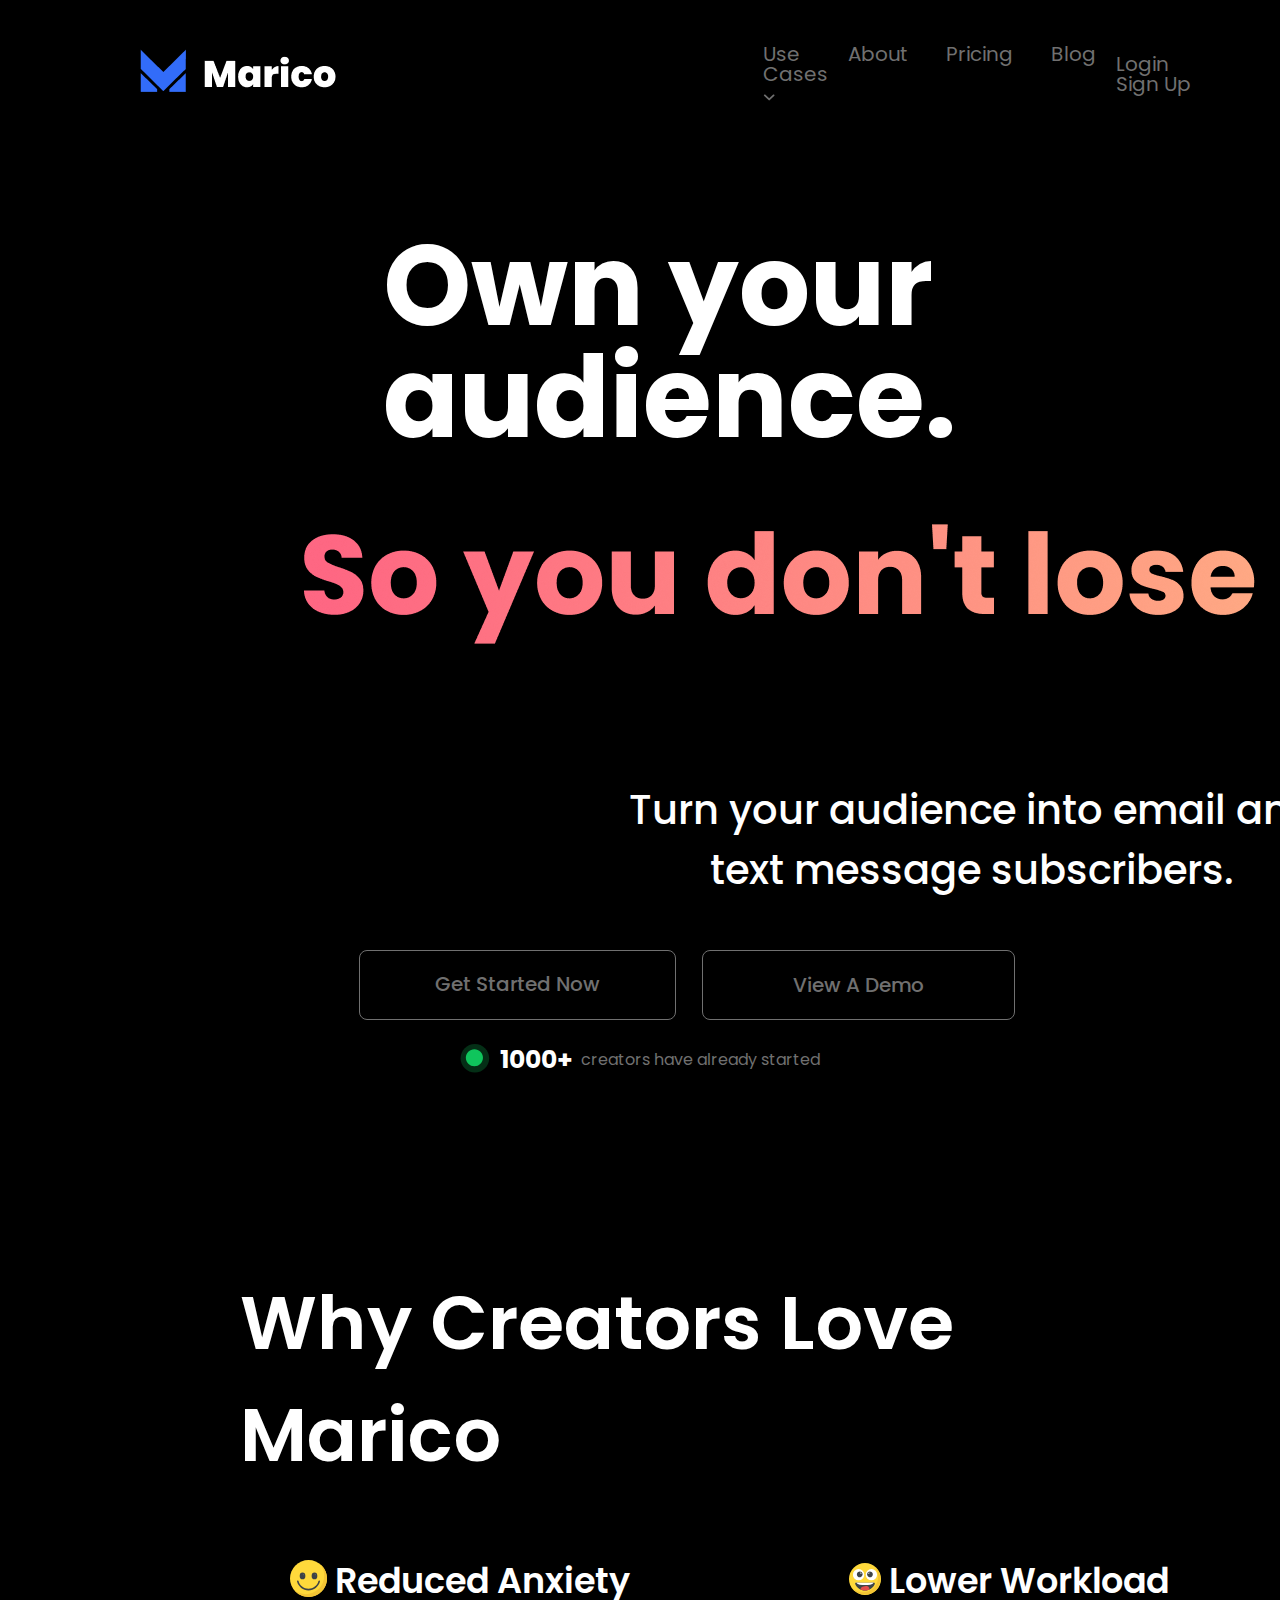
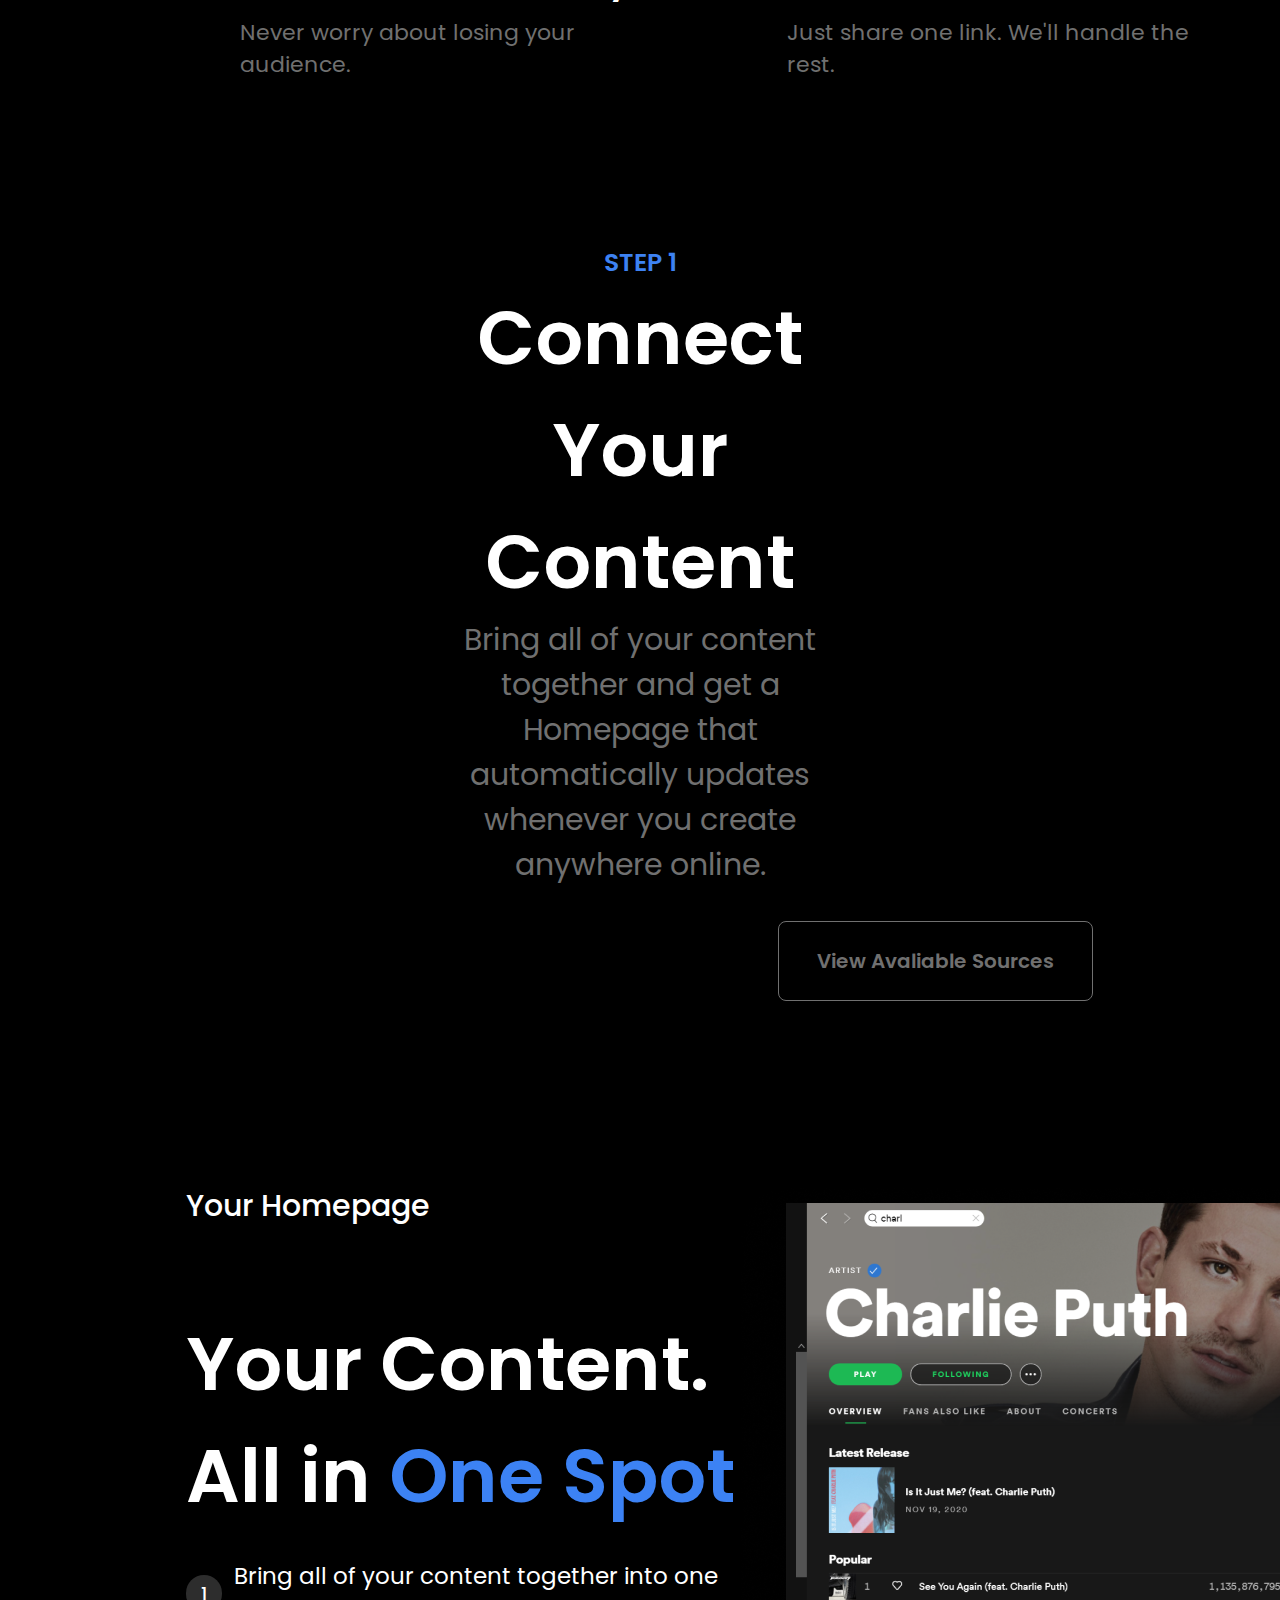
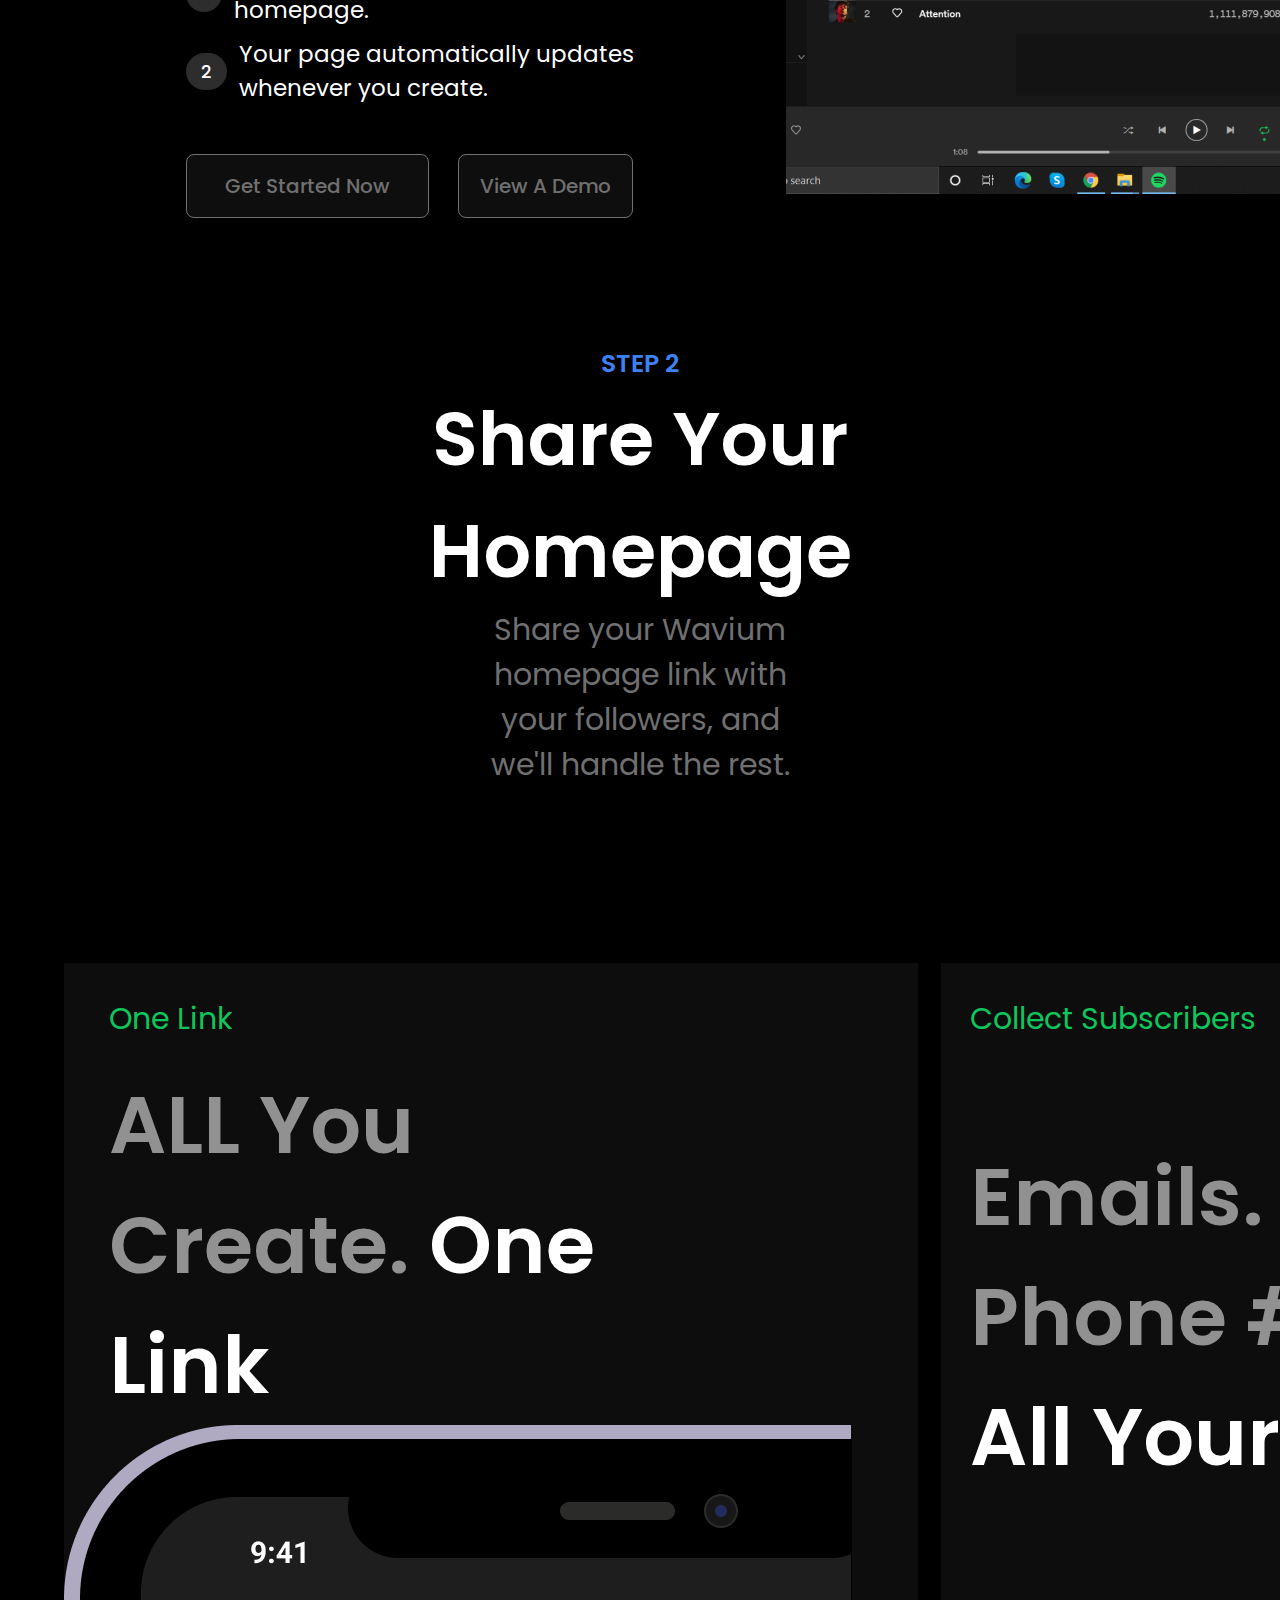
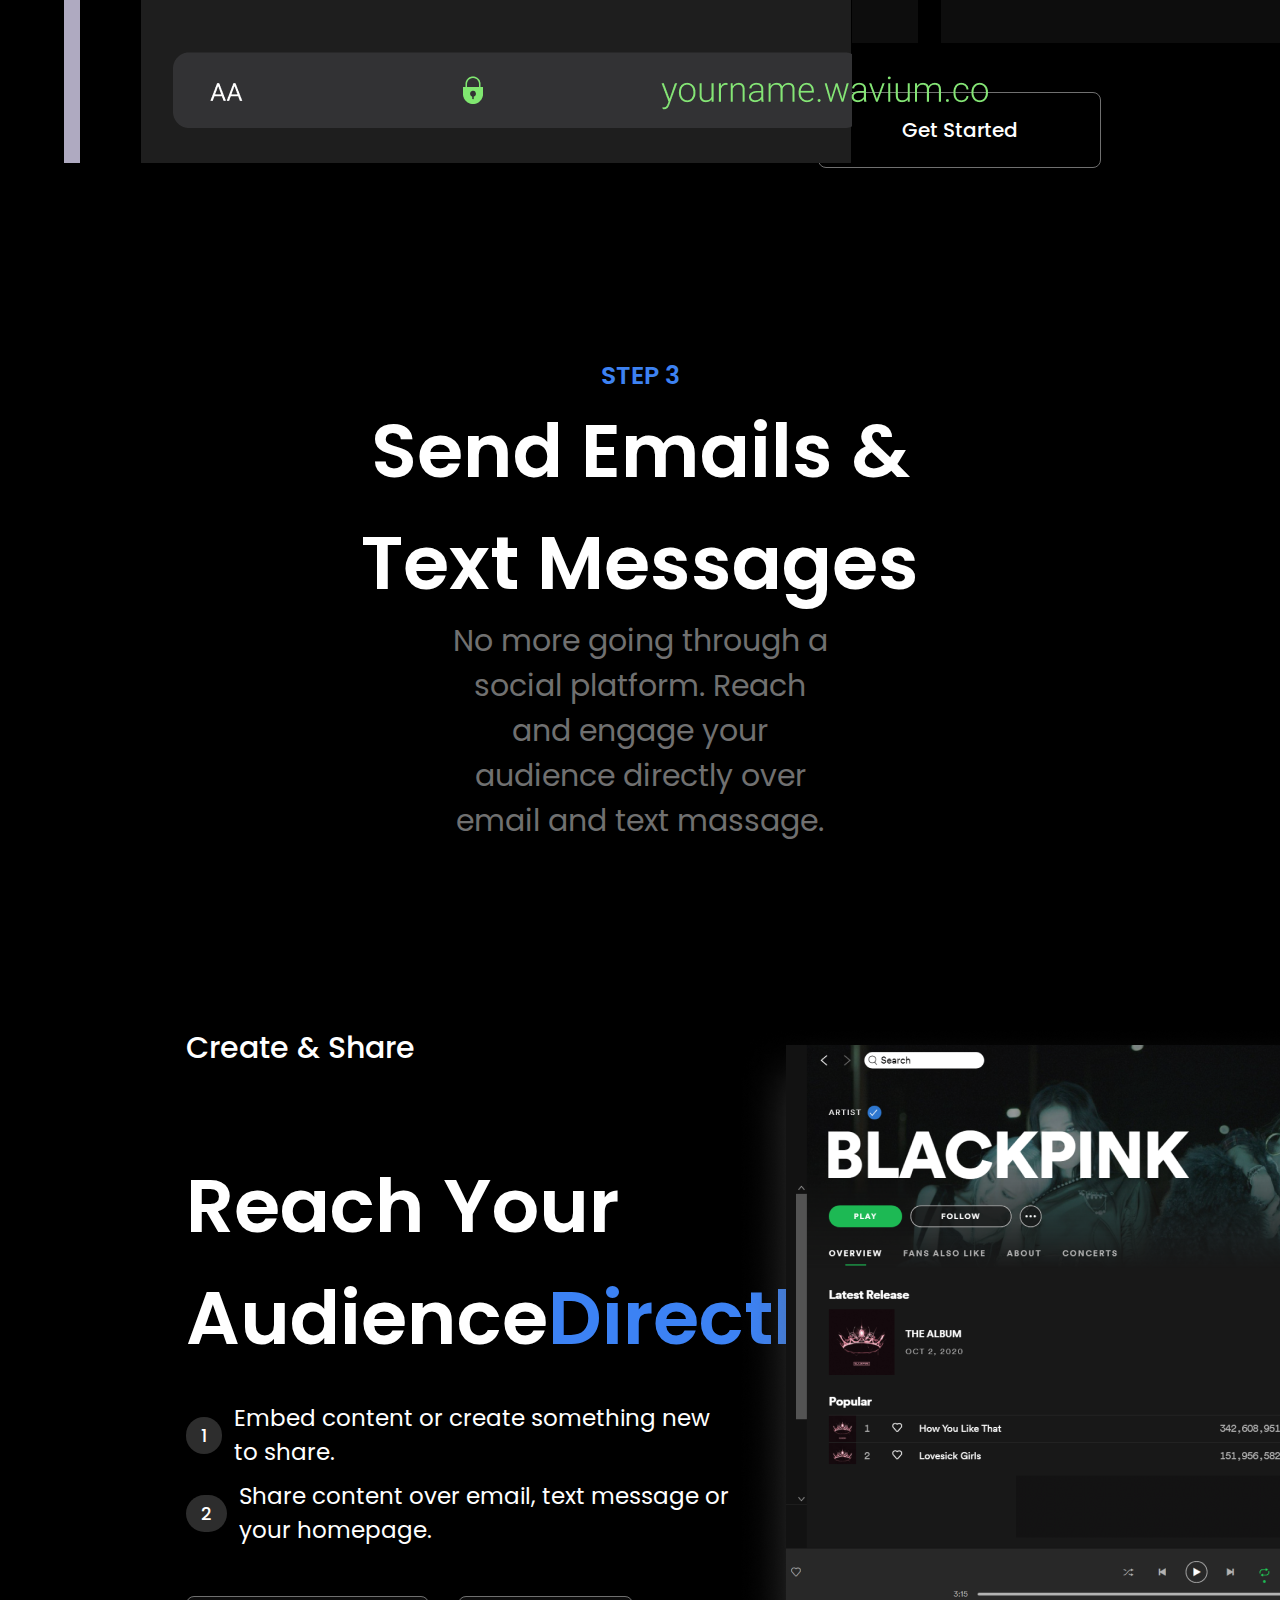
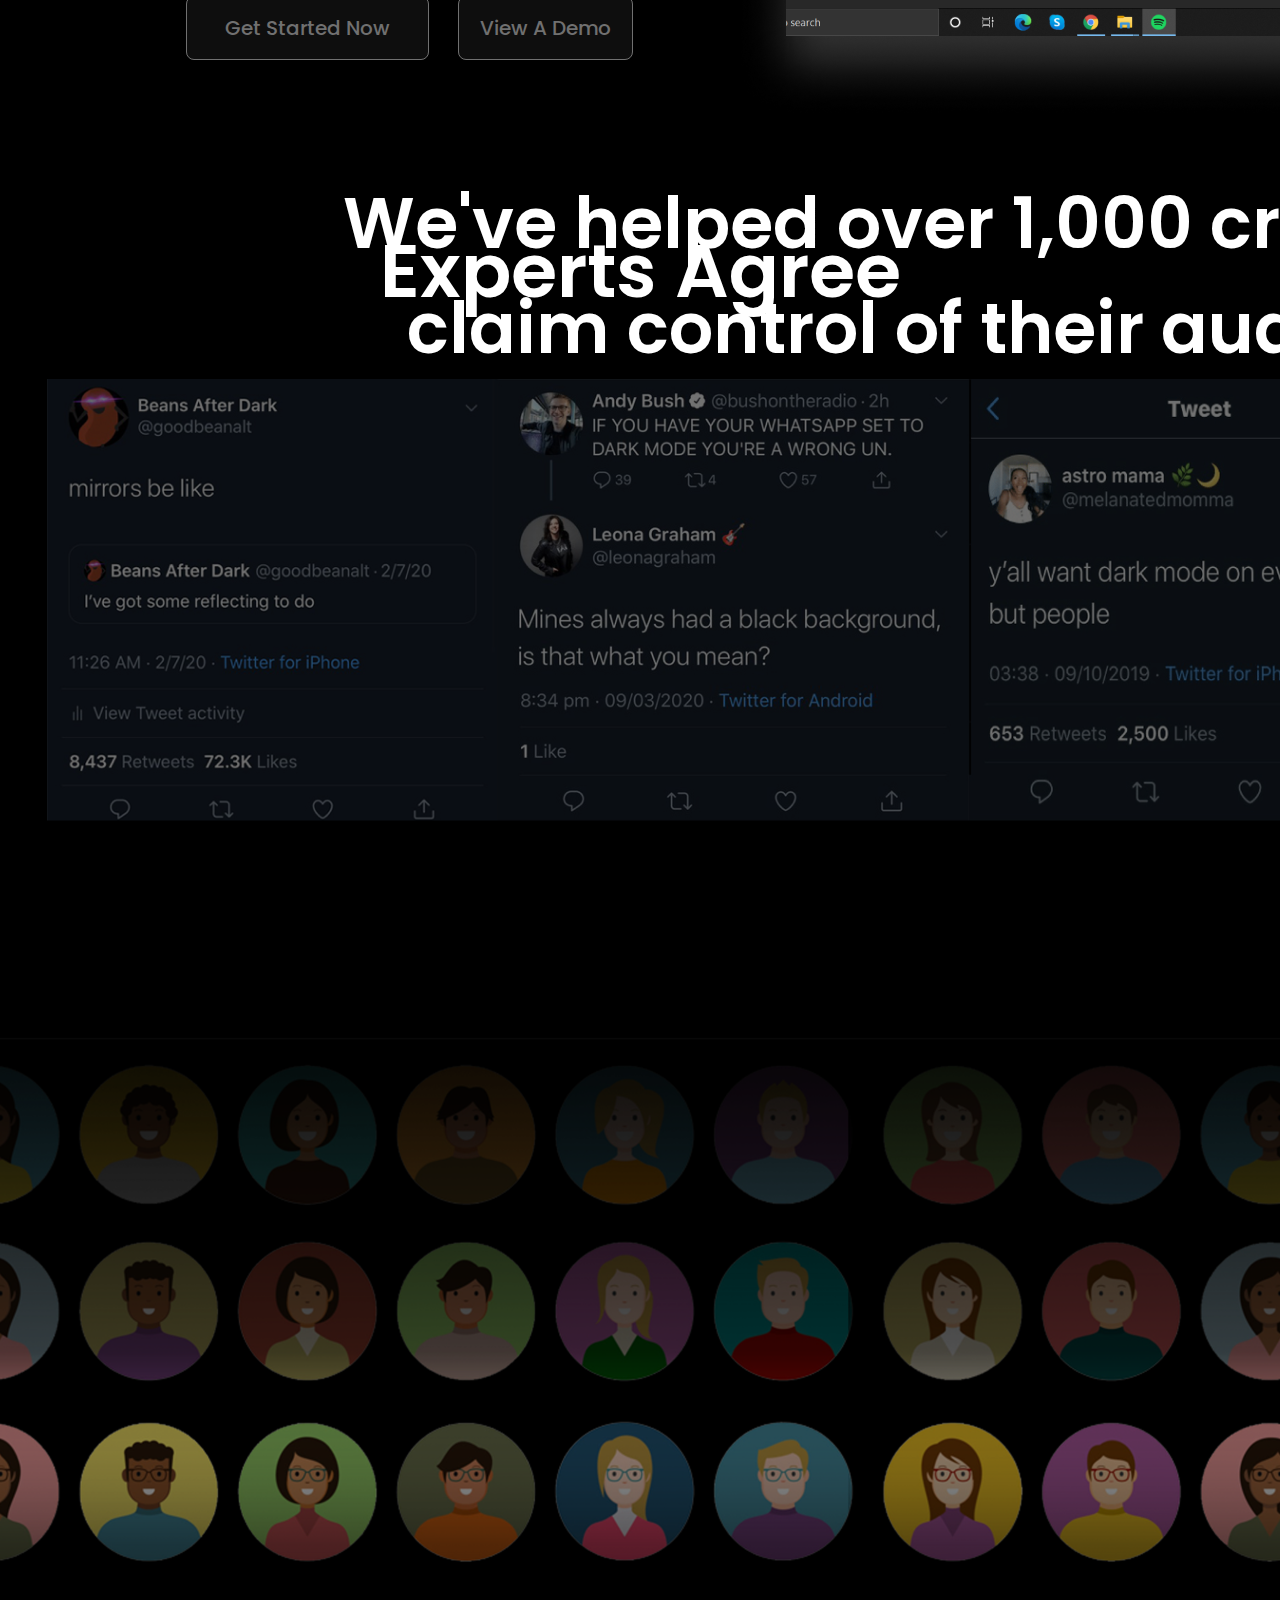
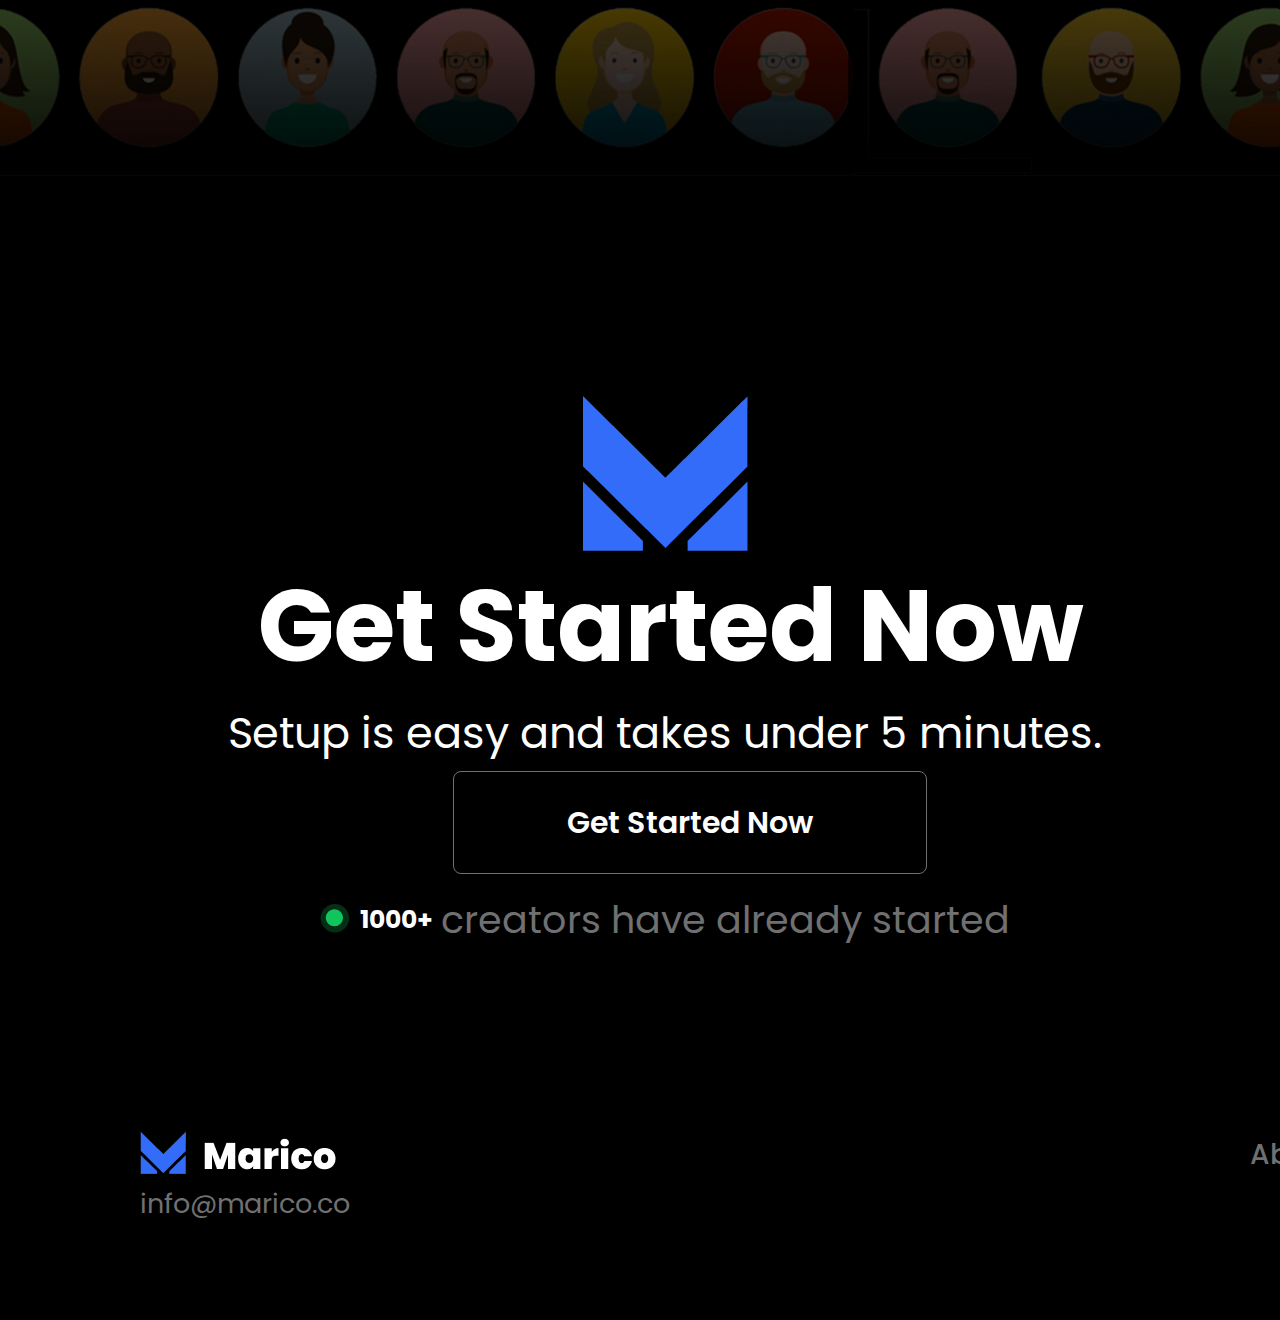
<file: Index.html>
<!DOCTYPE html>
<html lang="en">
<head>
  <meta charset="UTF-8">
  <meta http-equiv="X-UA-Compatible" content="IE=edge">
  <meta name="viewport" content="width=device-width, initial-scale=1.0">
  <link rel="stylesheet" href="css/fonts.css">
  <link rel="stylesheet" href="css/reset.css">
  <link rel="stylesheet" href="css/style.css">
  <title>Marico</title>
</head>
<body>
  <div class="wrapper">
    <header class="header">
      <div class="header__top">
        <div class="container">
          <div class="header__top-inner">
            <a class="header__logo" href="Index.html"><img src="images/Company_logo.png" alt=""></a>
            <nav class="header__nav">
              <ul class="header__nav-list">
                <li class="header__nav-item">
                  <a class="header__nav-link" href="#">Use Cases <svg width="12" height="7" viewBox="0 0 12 7" fill="none" xmlns="http://www.w3.org/2000/svg">
                    <path fill-rule="evenodd" clip-rule="evenodd" d="M6.198 4.37289L2.19299 0.540894C1.96002 0.322952 1.59796 0.322952 1.36499 0.540894L1.01404 0.8769C0.904907 0.979691 0.843018 1.12297 0.843018 1.2729C0.843018 1.42282 0.904907 1.5661 1.01404 1.6689L5.78204 6.2319C6.01617 6.44975 6.37885 6.44975 6.61304 6.2319L11.377 1.6739C11.4861 1.57111 11.548 1.42783 11.548 1.2779C11.548 1.12798 11.4861 0.984695 11.377 0.881897L11.026 0.545898C10.7932 0.327454 10.4308 0.327454 10.198 0.545898L6.198 4.37289Z" fill="#707070"/>
                    </svg></a>
                </li>
                <li class="header__nav-item">
                  <a class="header__nav-link" href="About.html">About</a>
                </li>
                <li class="header__nav-item">
                  <a class="header__nav-link" href="Pricing.html">Pricing</a>
                </li>
                <li class="header__nav-item">
                  <a class="header__nav-link" href="Blog.html">Blog</a>
                </li>
              </ul>
            </nav>
            <div class="header__btn-box">
              <div class="header__user-nav">
                <a class="header__user-btn button" href="Log_in.html">Login</a>
                <a class="header__user-btn button " href="Sign_up.html">Sign Up</a>
              </div>
            </div>
          </div>
        </div>
      </div>
      <div class="header__body">
        <div class="container">
          <div class="header__body-inner">
            <div class="header__title">
              <div class="header__body-title">Own your audience. </div>
              <div class="header__title-grad"><img src="images/Gradient_text.png" alt=""></div>
            </div>
            <div class="header__button">
              <div class="header__paragraph">Turn your audience into email and
                text message subscribers.
              </div>
              <div class="header__button-box">
                <a class="header__btn-start button" href="#">Get Started Now</a>
                <a class="header__btn-demo button" href="#">View A Demo</a>
              </div>
              <div class="header__creators">
                <div class="header__creators-svg"><svg width="30" height="29" viewBox="0 0 30 29" fill="none" xmlns="http://www.w3.org/2000/svg">
                  <path fill-rule="evenodd" clip-rule="evenodd" d="M14.3881 5.25732C19.1096 5.25732 22.9371 9.08484 22.9371 13.8063C22.9371 18.5278 19.1096 22.3553 14.3881 22.3553C9.66663 22.3553 5.83911 18.5278 5.83911 13.8063C5.83911 9.08484 9.66663 5.25732 14.3881 5.25732Z" fill="#0FC65C"/>
                  <path opacity="0.24" fill-rule="evenodd" clip-rule="evenodd" d="M14.882 0.000244141C22.7797 0.000244141 29.182 6.40259 29.182 14.3002C29.182 22.1979 22.7797 28.6002 14.882 28.6002C6.98438 28.6002 0.582031 22.1979 0.582031 14.3002C0.582031 6.40259 6.98438 0.000244141 14.882 0.000244141Z" fill="#0FC65C"/>
                  </svg>
                </div>
                <div class="header__creators-hz">1000+</div>
                <div class="header__creators-text">creators have already started</div>
              </div>
            </div>
          </div>
        </div>
      </div>
      <div class="header__row">
        <div class="container">
          <div class="header__row-inner">
            <div class="header__row-title">Why Creators Love Marico</div>
            <ul class="header__row-list">
              <li class="header__row-item">
                <div class="header__item-subtitle">
                  <div class="header__item-svg"><svg width="37" height="38" viewBox="0 0 37 38" fill="none" xmlns="http://www.w3.org/2000/svg">
                    <circle cx="18.4999" cy="18.5002" r="18.5" fill="#FFD93B"/>
                    <path fill-rule="evenodd" clip-rule="evenodd" d="M18.503 30.3922C13.0954 30.3931 8.37634 26.7255 7.04196 21.4852C6.97006 21.2174 7.04776 20.9315 7.24536 20.7369C7.44296 20.5424 7.72995 20.4691 7.99667 20.5452C8.26337 20.6211 8.4686 20.8347 8.53397 21.1042C9.69363 25.6626 13.7979 28.8534 18.5014 28.8534C23.205 28.8534 27.3093 25.6626 28.469 21.1041C28.5791 20.6975 28.9954 20.4546 29.4037 20.5587C29.8119 20.6628 30.061 21.0754 29.9629 21.4852C28.6296 26.7258 23.9105 30.3936 18.503 30.3922Z" fill="#3E4347"/>
                    <path fill-rule="evenodd" clip-rule="evenodd" d="M36.9999 18.5033C36.9999 26.3439 32.0547 33.3343 24.6593 35.9456C17.2639 38.5568 9.02573 36.2211 4.10132 30.1169C11.4605 36.0486 22.1076 35.4788 28.7917 28.7954C35.4757 22.1122 36.0468 11.4651 30.1159 4.10522C34.4718 7.61511 37.0031 12.9093 36.9999 18.5033Z" fill="#F4C534"/>
                    <ellipse cx="12.5309" cy="15.9252" rx="2.835" ry="3.369" fill="#3E4347"/>
                    <path fill-rule="evenodd" clip-rule="evenodd" d="M13.8079 15.2001C13.5274 15.3618 13.1695 15.2767 12.9919 15.0061C12.8141 14.8754 12.7363 14.6478 12.7969 14.4357C12.8575 14.2235 13.0438 14.0714 13.2638 14.0543C13.4838 14.0372 13.6913 14.1588 13.7839 14.3591C14.0134 14.5889 14.0239 14.9576 13.8079 15.2001Z" fill="#5A5F63"/>
                    <ellipse cx="24.4809" cy="15.9252" rx="2.835" ry="3.369" fill="#3E4347"/>
                    <path fill-rule="evenodd" clip-rule="evenodd" d="M25.7559 15.2001C25.4754 15.3618 25.1175 15.2767 24.9399 15.0061C24.7621 14.8754 24.6843 14.6478 24.7449 14.4357C24.8055 14.2235 24.9918 14.0713 25.2118 14.0543C25.4318 14.0372 25.6393 14.1588 25.7319 14.3591C25.9614 14.5889 25.9719 14.9576 25.7559 15.2001Z" fill="#5A5F63"/>
                    </svg>
                  </div>
                  <div class="header__item-title">Reduced Anxiety</div>
                </div>
                <div class="header__item-text">Never worry about losing your audience.</div>
              </li>
              <li class="header__row-item">
                <div class="header__item-subtitle">
                  <div class="header__item-svg"><svg width="32" height="32" viewBox="0 0 32 32" fill="none" xmlns="http://www.w3.org/2000/svg">
                    <circle cx="16" cy="16.0002" r="16" fill="#FFD93B"/>
                    <path fill-rule="evenodd" clip-rule="evenodd" d="M25.7928 20.9852C24.141 24.9316 20.2811 27.5004 16.0028 27.5004C11.7246 27.5004 7.86469 24.9316 6.21283 20.9852C6.05688 20.6265 6.09863 20.2124 6.32312 19.8921C6.54755 19.5717 6.92242 19.3911 7.31281 19.4152C13.097 19.7821 18.8986 19.7821 24.6827 19.4152C25.0733 19.392 25.4482 19.5721 25.6741 19.8916C25.9 20.2111 25.9449 20.6246 25.7928 20.9852Z" fill="#3E4347"/>
                    <path fill-rule="evenodd" clip-rule="evenodd" d="M31.5729 16.0002C31.5761 22.6046 27.4122 28.4933 21.1838 30.692C14.9553 32.8907 8.0174 30.9211 3.87329 25.7777C10.0688 30.7758 19.0361 30.2974 24.6646 24.6686C30.2932 19.0398 30.7712 10.0725 25.7729 3.8772C29.4421 6.83154 31.5749 11.2894 31.5729 16.0002H31.5729Z" fill="#F4C534"/>
                    <ellipse cx="9.58005" cy="11.7132" rx="5.655" ry="5.66" fill="white"/>
                    <path fill-rule="evenodd" clip-rule="evenodd" d="M13.629 11.3541C13.6311 12.514 12.9336 13.561 11.8622 14.006C10.7908 14.4509 9.55688 14.2061 8.73657 13.3859C7.9162 12.5656 7.67126 11.3317 8.11609 10.2601C8.56091 9.18872 9.60779 8.49121 10.7679 8.49316C11.5271 8.49182 12.2556 8.79272 12.7925 9.32959C13.3293 9.86646 13.6303 10.595 13.629 11.3541Z" fill="#3E4347"/>
                    <path fill-rule="evenodd" clip-rule="evenodd" d="M12.4128 10.8103C12.2179 11.0104 11.8129 10.9174 11.5079 10.6104C11.2029 10.3033 11.1079 9.91028 11.3079 9.70532C11.5079 9.50037 11.9079 9.60535 12.2129 9.90527C12.5179 10.2053 12.6169 10.6154 12.4128 10.8103Z" fill="white"/>
                    <ellipse cx="22.4201" cy="11.7132" rx="5.655" ry="5.66" fill="white"/>
                    <path fill-rule="evenodd" clip-rule="evenodd" d="M18.0911 11.3541C18.089 12.514 18.7864 13.561 19.8578 14.006C20.9292 14.4509 22.1631 14.2061 22.9835 13.3859C23.8038 12.5656 24.0488 11.3317 23.604 10.2601C23.1591 9.18872 22.1123 8.49121 20.9521 8.49316C20.193 8.49182 19.4645 8.79272 18.9276 9.32959C18.3907 9.86646 18.0897 10.595 18.0911 11.3541Z" fill="#3E4347"/>
                    <path fill-rule="evenodd" clip-rule="evenodd" d="M19.3071 10.8103C19.5021 11.0104 19.907 10.9174 20.2121 10.6104C20.517 10.3033 20.6121 9.91028 20.412 9.70532C20.2121 9.50037 19.8121 9.60535 19.5071 9.90527C19.2021 10.2053 19.0991 10.6154 19.3071 10.8103Z" fill="white"/>
                    <path fill-rule="evenodd" clip-rule="evenodd" d="M7.31305 19.4161C7.24603 19.4149 7.17914 19.42 7.11304 19.4312C8.92004 21.8782 12.2131 22.0132 15.996 22.0132C19.7791 22.0132 23.0721 21.8782 24.8791 19.4312C24.813 19.4203 24.746 19.4152 24.6791 19.4161C18.8961 19.7828 13.0958 19.7828 7.31287 19.4161H7.31305Z" fill="white"/>
                    <path fill-rule="evenodd" clip-rule="evenodd" d="M15.998 27.5012C17.5624 27.5027 19.1077 27.1567 20.522 26.4883C20.4661 25.3923 20.0116 24.3545 19.2441 23.5703C18.6375 22.9619 17.7358 22.7555 16.925 23.0393C16.1608 23.3049 15.3572 23.4402 14.548 23.4392C13.0789 23.448 11.8216 24.4957 11.548 25.9392C11.5191 26.1243 11.5021 26.3109 11.4971 26.4982C12.9052 27.1598 14.4422 27.5023 15.998 27.5012Z" fill="#E24B4B"/>
                    </svg>
                  </div>
                  <div class="header__item-title">Lower Workload</div>
                </div>
                <div class="header__item-text">Just share one link. We'll handle the rest.</div>
              </li>
              <li class="header__row-item">
                <div class="header__item-subtitle">
                  <div class="header__item-svg"><svg width="44" height="43" viewBox="0 0 44 43" fill="none" xmlns="http://www.w3.org/2000/svg">
                    <path fill-rule="evenodd" clip-rule="evenodd" d="M13.5742 12.9863L21.0062 1.06628C21.1288 0.850342 21.3579 0.717041 21.6062 0.717041C21.8545 0.717041 22.0836 0.850342 22.2062 1.06628L29.6332 12.9863H13.5742Z" fill="#955BA5"/>
                    <path fill-rule="evenodd" clip-rule="evenodd" d="M9.36108 2.16125C8.96338 2.16125 8.64111 1.83887 8.64111 1.44128V0.720215C8.64111 0.322632 8.96338 0.000244141 9.36108 0.000244141C9.75867 0.000244141 10.0811 0.322632 10.0811 0.720215V1.44019C10.0813 1.63135 10.0056 1.8147 9.87061 1.94995C9.73547 2.0852 9.55225 2.16125 9.36108 2.16125Z" fill="#F0C419"/>
                    <path fill-rule="evenodd" clip-rule="evenodd" d="M9.36108 5.76111C8.96338 5.76111 8.64111 5.43872 8.64111 5.04114V4.32104C8.64111 3.92346 8.96338 3.60107 9.36108 3.60107C9.75867 3.60107 10.0811 3.92346 10.0811 4.32104V5.04114C10.0811 5.43872 9.75867 5.76111 9.36108 5.76111Z" fill="#F0C419"/>
                    <path fill-rule="evenodd" clip-rule="evenodd" d="M7.9209 3.60107H7.20093C6.80334 3.60107 6.48096 3.27869 6.48096 2.8811C6.48096 2.4834 6.80334 2.16113 7.20093 2.16113H7.9209C8.3186 2.16113 8.64099 2.4834 8.64099 2.8811C8.64099 3.27869 8.3186 3.60107 7.9209 3.60107Z" fill="#F0C419"/>
                    <path fill-rule="evenodd" clip-rule="evenodd" d="M11.5221 3.60107H10.8021C10.4044 3.60107 10.082 3.27869 10.082 2.8811C10.082 2.4834 10.4044 2.16113 10.8021 2.16113H11.5221C11.9197 2.16113 12.2421 2.4834 12.2421 2.8811C12.2421 3.27869 11.9197 3.60107 11.5221 3.60107Z" fill="#F0C419"/>
                    <path fill-rule="evenodd" clip-rule="evenodd" d="M2.88 10.0812C2.4823 10.0812 2.15991 9.75879 2.15991 9.36121V8.64124C2.15991 8.24353 2.4823 7.92114 2.88 7.92114C3.27759 7.92114 3.59998 8.24353 3.59998 8.64124V9.36121C3.59998 9.75879 3.27759 10.0812 2.88 10.0812Z" fill="#F0C419"/>
                    <path fill-rule="evenodd" clip-rule="evenodd" d="M2.88 13.6873C2.4823 13.6873 2.15991 13.365 2.15991 12.9673V12.2473C2.15991 11.8496 2.4823 11.5273 2.88 11.5273C3.27759 11.5273 3.59998 11.8496 3.59998 12.2473V12.9673C3.59998 13.365 3.27759 13.6873 2.88 13.6873Z" fill="#F0C419"/>
                    <path fill-rule="evenodd" clip-rule="evenodd" d="M1.43994 11.5221H0.719971C0.322021 11.5221 -0.000488281 11.1995 -0.000488281 10.8015C-0.000488281 10.4037 0.322021 10.0811 0.719971 10.0811H1.43994C1.83789 10.0811 2.16052 10.4037 2.16052 10.8015C2.16052 11.1995 1.83789 11.5221 1.43994 11.5221Z" fill="#F0C419"/>
                    <path fill-rule="evenodd" clip-rule="evenodd" d="M5.04114 11.5221H4.32117C3.92322 11.5221 3.60059 11.1995 3.60059 10.8015C3.60059 10.4037 3.92322 10.0811 4.32117 10.0811H5.04114C5.43909 10.0811 5.7616 10.4037 5.7616 10.8015C5.7616 11.1995 5.43909 11.5221 5.04114 11.5221Z" fill="#F0C419"/>
                    <path fill-rule="evenodd" clip-rule="evenodd" d="M33.125 3.60144C32.7273 3.60144 32.405 3.27905 32.405 2.88135V2.16138C32.405 1.76379 32.7274 1.44141 33.125 1.44141C33.5227 1.44141 33.845 1.76379 33.845 2.16138V2.88135C33.8451 3.27905 33.5227 3.60144 33.125 3.60144Z" fill="#F0C419"/>
                    <path fill-rule="evenodd" clip-rule="evenodd" d="M33.125 7.20129C32.7273 7.20129 32.405 6.87891 32.405 6.4812V5.76123C32.405 5.36365 32.7274 5.04126 33.125 5.04126C33.5227 5.04126 33.845 5.36365 33.845 5.76123V6.4812C33.8451 6.87891 33.5227 7.20129 33.125 7.20129Z" fill="#F0C419"/>
                    <path fill-rule="evenodd" clip-rule="evenodd" d="M31.6849 5.04114H30.965C30.7075 5.0415 30.4695 4.9043 30.3406 4.6814C30.2117 4.4585 30.2118 4.18372 30.3406 3.96082C30.4695 3.73792 30.7075 3.60071 30.965 3.60107H31.6849C31.9424 3.60071 32.1804 3.73792 32.3093 3.96082C32.4381 4.18372 32.4381 4.4585 32.3093 4.6814C32.1804 4.9043 31.9424 5.0415 31.6848 5.04114H31.6849Z" fill="#F0C419"/>
                    <path fill-rule="evenodd" clip-rule="evenodd" d="M35.286 5.04114H34.5659C34.3086 5.0415 34.0704 4.9043 33.9417 4.6814C33.8127 4.4585 33.8127 4.18372 33.9417 3.96082C34.0706 3.73792 34.3086 3.60071 34.566 3.60107H35.286C35.5435 3.60071 35.7815 3.73792 35.9104 3.96082C36.0392 4.18372 36.0392 4.4585 35.9103 4.6814C35.7815 4.9043 35.5435 5.0415 35.2859 5.04114H35.286Z" fill="#F0C419"/>
                    <path fill-rule="evenodd" clip-rule="evenodd" d="M40.3259 10.8022C39.9283 10.8022 39.606 10.48 39.606 10.0823V9.3623C39.606 8.9646 39.9283 8.64233 40.3259 8.64233C40.7236 8.64233 41.046 8.9646 41.046 9.3623V10.0823C41.046 10.48 40.7236 10.8022 40.3259 10.8022Z" fill="#F0C419"/>
                    <path fill-rule="evenodd" clip-rule="evenodd" d="M40.3259 14.4032C39.9283 14.4032 39.606 14.0808 39.606 13.6831V12.9631C39.606 12.5656 39.9283 12.2432 40.3259 12.2432C40.7236 12.2432 41.046 12.5656 41.046 12.9631V13.6831C41.046 14.0808 40.7236 14.4032 40.3259 14.4032Z" fill="#F0C419"/>
                    <path fill-rule="evenodd" clip-rule="evenodd" d="M38.886 12.2422H38.166C37.7683 12.2422 37.446 11.9199 37.446 11.5222C37.446 11.1246 37.7683 10.8022 38.166 10.8022H38.886C39.2837 10.8022 39.606 11.1246 39.606 11.5222C39.606 11.9199 39.2837 12.2422 38.886 12.2422Z" fill="#F0C419"/>
                    <path fill-rule="evenodd" clip-rule="evenodd" d="M42.4869 12.2422H41.7668C41.3693 12.2422 41.0469 11.9199 41.0469 11.5222C41.0469 11.1246 41.3693 10.8022 41.7668 10.8022H42.4869C42.8845 10.8022 43.2069 11.1246 43.2069 11.5222C43.2069 11.9199 42.8845 12.2422 42.4869 12.2422Z" fill="#F0C419"/>
                    <path fill-rule="evenodd" clip-rule="evenodd" d="M37.446 26.6453C37.446 33.0532 33.5858 38.8302 27.6656 41.2823C21.7454 43.7345 14.9309 42.3789 10.3999 37.8475C5.8689 33.3163 4.51379 26.5018 6.96631 20.5817C9.41882 14.6616 15.196 10.8019 21.604 10.8022C25.8057 10.8022 29.8353 12.4714 32.8063 15.4426C35.7773 18.4138 37.4463 22.4435 37.446 26.6453Z" fill="#F0C419"/>
                    <path fill-rule="evenodd" clip-rule="evenodd" d="M18.7229 23.0443C18.5057 23.0446 18.2999 22.9469 18.1628 22.7783C17.62 22.04 16.7583 21.6041 15.8419 21.6041C14.9255 21.6041 14.0637 22.04 13.5209 22.7783C13.2706 23.0874 12.8173 23.1353 12.5081 22.8851C12.1989 22.635 12.1509 22.1816 12.4009 21.8723C13.2177 20.7959 14.4911 20.1636 15.8424 20.1636C17.1936 20.1636 18.467 20.7959 19.2838 21.8723C19.458 22.0883 19.4926 22.385 19.3728 22.6353C19.2531 22.8854 19.0002 23.0446 18.7229 23.0443Z" fill="#E57E25"/>
                    <path fill-rule="evenodd" clip-rule="evenodd" d="M12.9618 19.4432C12.7306 19.4431 12.5134 19.332 12.3782 19.1444C12.2429 18.9569 12.2059 18.7157 12.2789 18.4962C12.9802 16.7767 14.71 15.7053 16.5619 15.8433C16.9595 15.8433 17.2819 16.1656 17.2819 16.5632C17.2819 16.9609 16.9595 17.2832 16.5619 17.2832C15.3325 17.1577 14.1595 17.8282 13.6439 18.9513C13.5459 19.2448 13.2712 19.4429 12.9618 19.4432Z" fill="#2C2F38"/>
                    <path fill-rule="evenodd" clip-rule="evenodd" d="M30.2449 23.0442C30.0265 23.0444 29.8197 22.9456 29.6829 22.7753C29.1399 22.0377 28.2787 21.6024 27.3629 21.6024C26.4471 21.6024 25.5858 22.0377 25.0428 22.7753C24.7926 23.0844 24.3392 23.1321 24.03 22.882C23.7208 22.6318 23.6729 22.1785 23.9229 21.8693C24.7396 20.7927 26.0131 20.1604 27.3644 20.1604C28.7157 20.1604 29.9891 20.7927 30.8059 21.8693C30.98 22.0852 31.0146 22.3818 30.8949 22.6321C30.775 22.8823 30.5222 23.0415 30.2449 23.0413V23.0442Z" fill="#E57E25"/>
                    <path fill-rule="evenodd" clip-rule="evenodd" d="M30.2439 19.4432C29.9362 19.4431 29.6625 19.2474 29.5629 18.9563C29.0463 17.8331 27.8743 17.161 26.6439 17.2822C26.2462 17.2822 25.9238 16.96 25.9238 16.5623C25.9238 16.1647 26.2462 15.8423 26.6439 15.8423C28.4957 15.7043 30.2255 16.7758 30.9269 18.4952C30.9998 18.7147 30.9628 18.9558 30.8275 19.1434C30.6923 19.3311 30.4751 19.4421 30.2438 19.4423L30.2439 19.4432Z" fill="#2C2F38"/>
                    <path fill-rule="evenodd" clip-rule="evenodd" d="M32.4019 28.4592C32.4019 28.9592 32.3949 29.4463 32.3519 29.9423C32.3159 30.5056 32.2438 31.0662 32.1359 31.6202C32.1296 31.6758 32.12 31.731 32.1068 31.7853C31.835 33.1599 31.1897 34.4331 30.2418 35.4653C29.8615 35.9021 29.4342 36.2958 28.9679 36.6393C28.2554 37.1831 27.473 37.6288 26.6418 37.9644C26.5189 38.0143 26.3899 38.0643 26.2599 38.1083C25.9209 38.2303 25.5829 38.3313 25.2368 38.4253C24.2834 38.6758 23.3058 38.823 22.3209 38.8643C22.0758 38.8783 21.8379 38.8862 21.6008 38.8862C21.3639 38.8862 21.1259 38.8793 20.8809 38.8643C19.8959 38.823 18.9183 38.6758 17.9648 38.4253C17.6199 38.3313 17.2809 38.2313 16.9419 38.1083C16.8119 38.0643 16.6829 38.0143 16.5598 37.9644C15.7286 37.6288 14.9464 37.1831 14.2339 36.6393C13.7675 36.2958 13.3402 35.9021 12.9598 35.4653C12.0121 34.4331 11.3668 33.1599 11.0948 31.7853C11.0817 31.731 11.072 31.6758 11.0658 31.6202C10.958 31.0662 10.8859 30.5056 10.8499 29.9423C10.8069 29.4423 10.7998 28.9553 10.7998 28.4592C10.8069 28.2502 10.8069 28.0413 10.8219 27.8323C10.8219 27.6882 10.8289 27.5322 10.8429 27.3933C10.8685 27.2651 10.8805 27.1348 10.8788 27.0042C10.8788 27.0043 11.1309 27.1982 11.5789 27.5043H11.5858C11.9458 27.7493 12.4429 28.0582 13.0548 28.3972C13.4548 28.6272 13.9119 28.8652 14.4019 29.0973C15.1172 29.4353 15.8518 29.7312 16.6018 29.9833C17.0558 30.1343 17.5238 30.2712 18.0018 30.3833C18.9458 30.6166 19.9104 30.7566 20.8818 30.8013C21.0688 30.8082 21.2559 30.8152 21.4508 30.8152H21.7509C21.9448 30.8152 22.1328 30.8082 22.3198 30.8013C23.2911 30.7566 24.2559 30.6166 25.1998 30.3833C25.6818 30.2683 26.1498 30.1312 26.5999 29.9833C27.3499 29.7312 28.0845 29.4353 28.7998 29.0973C29.2898 28.8672 29.7428 28.6293 30.1469 28.3972C30.7588 28.0582 31.2628 27.7422 31.6228 27.4973C32.0768 27.1973 32.3229 26.9973 32.3229 26.9973C32.3212 27.1278 32.3333 27.2582 32.3588 27.3862C32.3738 27.5303 32.3798 27.6863 32.3798 27.8252C32.3948 28.0343 32.3948 28.2433 32.4019 28.4523V28.4592Z" fill="white"/>
                    <path fill-rule="evenodd" clip-rule="evenodd" d="M32.355 29.9423C32.319 30.5056 32.2468 31.0662 32.139 31.6202C31.5302 32.0421 30.8978 32.4291 30.245 32.7793C29.813 33.0173 29.3311 33.2543 28.8051 33.4923C28.1023 33.8136 27.3811 34.0924 26.645 34.3273C26.184 34.4783 25.702 34.6152 25.205 34.7273C24.259 34.9474 23.2952 35.0813 22.325 35.1272C22.1379 35.1272 21.951 35.1343 21.756 35.1343H21.4561C21.262 35.1343 21.074 35.1272 20.887 35.1272C19.9169 35.0813 18.9529 34.9474 18.0071 34.7273C17.507 34.6123 17.028 34.4752 16.567 34.3273C15.8309 34.0924 15.1096 33.8136 14.407 33.4923C13.881 33.2543 13.3989 33.0173 12.967 32.7793C12.3142 32.4291 11.6819 32.0421 11.073 31.6204C10.9651 31.0662 10.8929 30.5056 10.8569 29.9423C11.0436 29.9158 11.233 29.9651 11.3829 30.0792C11.8901 30.46 12.4191 30.8109 12.9669 31.1302C13.377 31.3752 13.86 31.6412 14.407 31.9082C15.1084 32.2531 15.8297 32.5559 16.567 32.8153C17.028 32.9742 17.51 33.1252 18.007 33.2473C18.9495 33.4917 19.9146 33.6389 20.887 33.6863C21.074 33.6932 21.261 33.7003 21.4561 33.7003H21.756C21.95 33.7003 22.1379 33.6934 22.325 33.6863C23.2975 33.6389 24.2626 33.4917 25.205 33.2473C25.705 33.1252 26.184 32.9733 26.645 32.8153C27.3823 32.5559 28.1035 32.2529 28.8051 31.9082C29.353 31.6412 29.835 31.3752 30.245 31.1302C30.793 30.8109 31.3218 30.46 31.829 30.0792C31.979 29.9651 32.1685 29.9158 32.355 29.9423Z" fill="#E6E7E8"/>
                    <path fill-rule="evenodd" clip-rule="evenodd" d="M22.3229 30.8062V38.8643C22.0779 38.8793 21.8398 38.8862 21.6029 38.8862C21.3658 38.8862 21.1278 38.8793 20.8828 38.8643V30.8062C21.0698 30.8132 21.2578 30.8202 21.4518 30.8202H21.7518C21.9489 30.8213 22.1359 30.8132 22.3229 30.8062Z" fill="#E6E7E8"/>
                    <path fill-rule="evenodd" clip-rule="evenodd" d="M18.0029 30.3892V38.2241C18.0055 38.2927 17.9933 38.3608 17.967 38.4242C17.6219 38.3302 17.283 38.2302 16.944 38.1072C16.814 38.0642 16.6851 38.0132 16.562 37.9631V30.1932C16.563 30.1221 16.5752 30.0515 16.598 29.9841C17.052 30.1372 17.521 30.2742 18.0029 30.3892Z" fill="#E6E7E8"/>
                    <path fill-rule="evenodd" clip-rule="evenodd" d="M14.4021 29.1003V36.1864C14.4045 36.3529 14.3453 36.5145 14.2361 36.6403C13.7697 36.2969 13.3424 35.9032 12.962 35.4664V28.7473C12.9596 28.6254 12.9922 28.5052 13.056 28.4014C13.4561 28.6313 13.9131 28.8693 14.4031 29.1013L14.4021 29.1003Z" fill="#E6E7E8"/>
                    <path fill-rule="evenodd" clip-rule="evenodd" d="M30.2449 28.7472V35.4652C29.8645 35.902 29.4373 36.2957 28.9708 36.6392C28.8616 36.5134 28.8025 36.3518 28.8048 36.1853L28.8049 29.0992C29.2949 28.8691 29.7479 28.6312 30.1519 28.3992C30.2157 28.5032 30.2484 28.6233 30.2458 28.7452L30.2449 28.7472Z" fill="#E6E7E8"/>
                    <path fill-rule="evenodd" clip-rule="evenodd" d="M26.641 30.1942V37.9642C26.5181 38.0142 26.389 38.0642 26.259 38.1082C25.92 38.2302 25.582 38.3312 25.2361 38.4252C25.2098 38.3618 25.1975 38.2937 25.2 38.2252V30.3901C25.682 30.2751 26.15 30.1382 26.6 29.9902C26.6228 30.0576 26.635 30.1282 26.636 30.1992L26.641 30.1942Z" fill="#E6E7E8"/>
                    <path fill-rule="evenodd" clip-rule="evenodd" d="M8.99805 29.2502C8.76099 29.2502 8.53931 29.1331 8.40601 28.937C8.27271 28.741 8.245 28.4917 8.33203 28.2712C8.42004 28.0553 9.30505 26.1343 13.2321 25.6663C13.627 25.6194 13.9851 25.9014 14.032 26.2963C14.079 26.6912 13.7969 27.0493 13.402 27.0963C10.3311 27.4633 9.66309 28.8153 9.65796 28.8282C9.53735 29.0841 9.28088 29.2482 8.99805 29.2504V29.2502Z" fill="#E57E25"/>
                    <path fill-rule="evenodd" clip-rule="evenodd" d="M34.205 29.2653C33.9182 29.2656 33.6587 29.0959 33.5439 28.8333C33.517 28.7803 32.824 27.4652 29.799 27.1052C29.4041 27.0583 29.1221 26.7001 29.1689 26.3052C29.2159 25.9104 29.5741 25.6283 29.969 25.6753C33.8989 26.1443 34.7839 28.0632 34.869 28.2803C34.9587 28.5022 34.9324 28.7544 34.7983 28.9529C34.6644 29.1515 34.4404 29.2704 34.2009 29.2703L34.205 29.2653Z" fill="#E57E25"/>
                    <path fill-rule="evenodd" clip-rule="evenodd" d="M25.9601 7.09326C23.113 6.2771 20.0941 6.2771 17.2471 7.09326L21.0061 1.06531C21.1287 0.849365 21.3578 0.716064 21.6061 0.716064C21.8544 0.716064 22.0835 0.849365 22.2061 1.06531L25.9601 7.09326Z" fill="#B49ACA"/>
                    </svg>
                  </div>
                  <div class="header__item-title">More Time</div>
                </div>
                <div class="header__item-text">Spend less time on marketing tools</div>
              </li>
            </ul>
          </div>
        </div>
      </div>
    </header>
    <main class="main">
      <section class = "main__step1 step1">
        <div class="container">
          <div class="step1__inner">
            <div class="step1__text">
              <div class="step1__subtitle">STEP 1</div>
              <div class="step1__title">Connect Your Content</div>
              <div class="step1__paragraph">Bring all of your content together and get a Homepage that
                automatically updates whenever you create anywhere online.</div>
              <a class="step1__btn button" href="#" >View Avaliable Sources</a>
            </div>
            <div class="step1__content">
              <div class="step1__homepage">
                <div class="step1__homepage-subtitle">Your Homepage</div>
                <div class="step1__homepage-title">Your Content. All in <span>One Spot</span></div>
                <ul class="step1__homepage-paragraph">
                  <li class="step1__homepage-item">
                    <div class="step1__item-hz">1</div>
                    <div class="step1__item-text">Bring all of your content together into one homepage.</div>
                  </li>
                  <li class="step1__homepage-item">
                    <div class="step1__item-hz">2</div>
                    <div class="step1__item-text">Your page automatically updates whenever you create.</div>
                  </li>
                </ul>
                <div class="step1__btn-box">
                  <a class="step1__btn1 button" href="#">Get Started Now</a>
                  <a class="step1__btn2 button" href="#">View A Demo</a>
                </div>
              </div>
              <div class="step1_img"><img src="images/Image.png" alt=""></div>
            </div>
          </div>
        </div>
      </section>
      <section class = "main__step2 step2">
        <div class="container">
          <div class="step2__inner">
            <div class="step2__text">
              <div class="step2__subtitle">STEP 2</div>
              <div class="step2__title">Share Your Homepage</div>
              <div class="step2__paragraph">Share your Wavium homepage link with your followers, and
                we'll handle the rest.</div>
            </div>
            <div class="step2__content">
              <div class="step2__item">
                <div class="step2-item-subtitle1">One Link</div>
                <div class="step2-item-title1">ALL You Create. <span>One Link</span> </div>
                <img src="images/Mobile.png" alt="">
              </div>
              <div class="step2__item">
                <div class="step2-item-subtitle2">Collect Subscribers</div>
                <div class="step2-item-title2">Emails.
                  Phone #s. <span>All Yours.</span> </div>
              </div>
            </div>
            <a href="#" class="step2_btn button">Get Started </a href="#">
          </div>
        </div>
      </section>
      <section class = "main__step3 step3">
        <div class="container">
          <div class="step3__inner">
            <div class="step3__text">
              <div class="step3__subtitle">STEP 3</div>
              <div class="step3__title">Send Emails & Text Messages</div>
              <div class="step3__paragraph">No more going through a social platform. Reach and engage
                your audience directly over email and text massage.</div>
            </div>
            <div class="step3__content">
              <div class="step3__homepage">
                <div class="step3__homepage-subtitle">Create & Share</div>
                <div class="step3__homepage-title">Reach Your
                  Audience<span>Directly</span></div>
                <ul class="step3__homepage-paragraph">
                  <li class="step3__homepage-item">
                    <div class="step3__item-hz">1</div>
                    <div class="step3__item-text">Embed content or create something new to share.</div>
                  </li>
                  <li class="step3__homepage-item">
                    <div class="step3__item-hz">2</div>
                    <div class="step3__item-text">Share content over email, text message or your homepage.</div>
                  </li>
                </ul>
                <div class="step3__btn-box">
                  <a class="step3__btn1 button" href="#">Get Started Now</a>
                  <a class="step3__btn2 button" href="#">View A Demo</a>
                </div>
              </div>
              <div class="step3_img"><img src="images/Image (1).png" alt=""></div>
            </div>
          </div>
        </div>
      </section>
      <section class="main__experts experts">
        <div class="container">
          <div class="experts__inner">
            <div class="experts__title">Experts Agree</div>
            <div class="experts__image"><img src="images/Image (2).png" alt=""></div>
            <div class="experts__content"><img src="images/Image3.png" alt=""></div>
            <div class="experts__text">We've helped over 1,000 creatorsre
              claim control of their audience.</div>
          </div>
        </div>
      </section>
    </main>
    <footer>
      <div class="top__footer">
        <div class="container">
          <div class="top__footer-inner">
            <div class="top__footer-content">
              <div class="top__footer-logo"><img src="images/Logo.png" alt=""></div>
              <div class="top__footer-title">Get Started Now</div>
              <div class="top__footer-text">Setup is easy and takes under 5 minutes.</div>
              <a class="top__footer-btn button" href="#">Get Started Now</a>
              <div class="footer__creators">
                <div class="footer__creators-svg"><svg width="30" height="29" viewBox="0 0 30 29" fill="none" xmlns="http://www.w3.org/2000/svg">
                  <path fill-rule="evenodd" clip-rule="evenodd" d="M14.3881 5.25732C19.1096 5.25732 22.9371 9.08484 22.9371 13.8063C22.9371 18.5278 19.1096 22.3553 14.3881 22.3553C9.66663 22.3553 5.83911 18.5278 5.83911 13.8063C5.83911 9.08484 9.66663 5.25732 14.3881 5.25732Z" fill="#0FC65C"/>
                  <path opacity="0.24" fill-rule="evenodd" clip-rule="evenodd" d="M14.882 0.000244141C22.7797 0.000244141 29.182 6.40259 29.182 14.3002C29.182 22.1979 22.7797 28.6002 14.882 28.6002C6.98438 28.6002 0.582031 22.1979 0.582031 14.3002C0.582031 6.40259 6.98438 0.000244141 14.882 0.000244141Z" fill="#0FC65C"/>
                  </svg>
                </div>
                <div class="footer__creators-hz">1000+</div>
                <div class="footer__creators-text">creators have already started</div>
              </div>
            </div>
          </div>
        </div>
      </div>
      <div class="bottom__footer">
        <div class="container">
          <div class="bottom__footer-inner">
            <div>
              <a class="bottom__footer-log" href="#"><img src="images/Company_logo.png" alt=""></a>
              <div class="bottom__foter-soc" ><a href=mailto:info@marico.co>info@marico.co</a></div>
            </div>
            <ul class="bottom__footer-list1">
              <li class="bottom__footer-item">
                <a class="bottom__footer-link" href="About.html">About</a>
              </li>
              <li class="bottom__footer-item">
                <a class="bottom__footer-link" href="Pricing.html">Pricing</a>
              </li>
              <li class="bottom__footer-item">
                <a class="bottom__footer-link" href="Blog.html">Blog</a>
              </li>
              <li class="bottom__footer-item">
                <a class="bottom__footer-link" href="Sign_up.html">Sign in</a>
              </li>
            </ul>
          </div>
        </div>
      </div>
    </footer>
  </div>
</body>
</html>
</file>
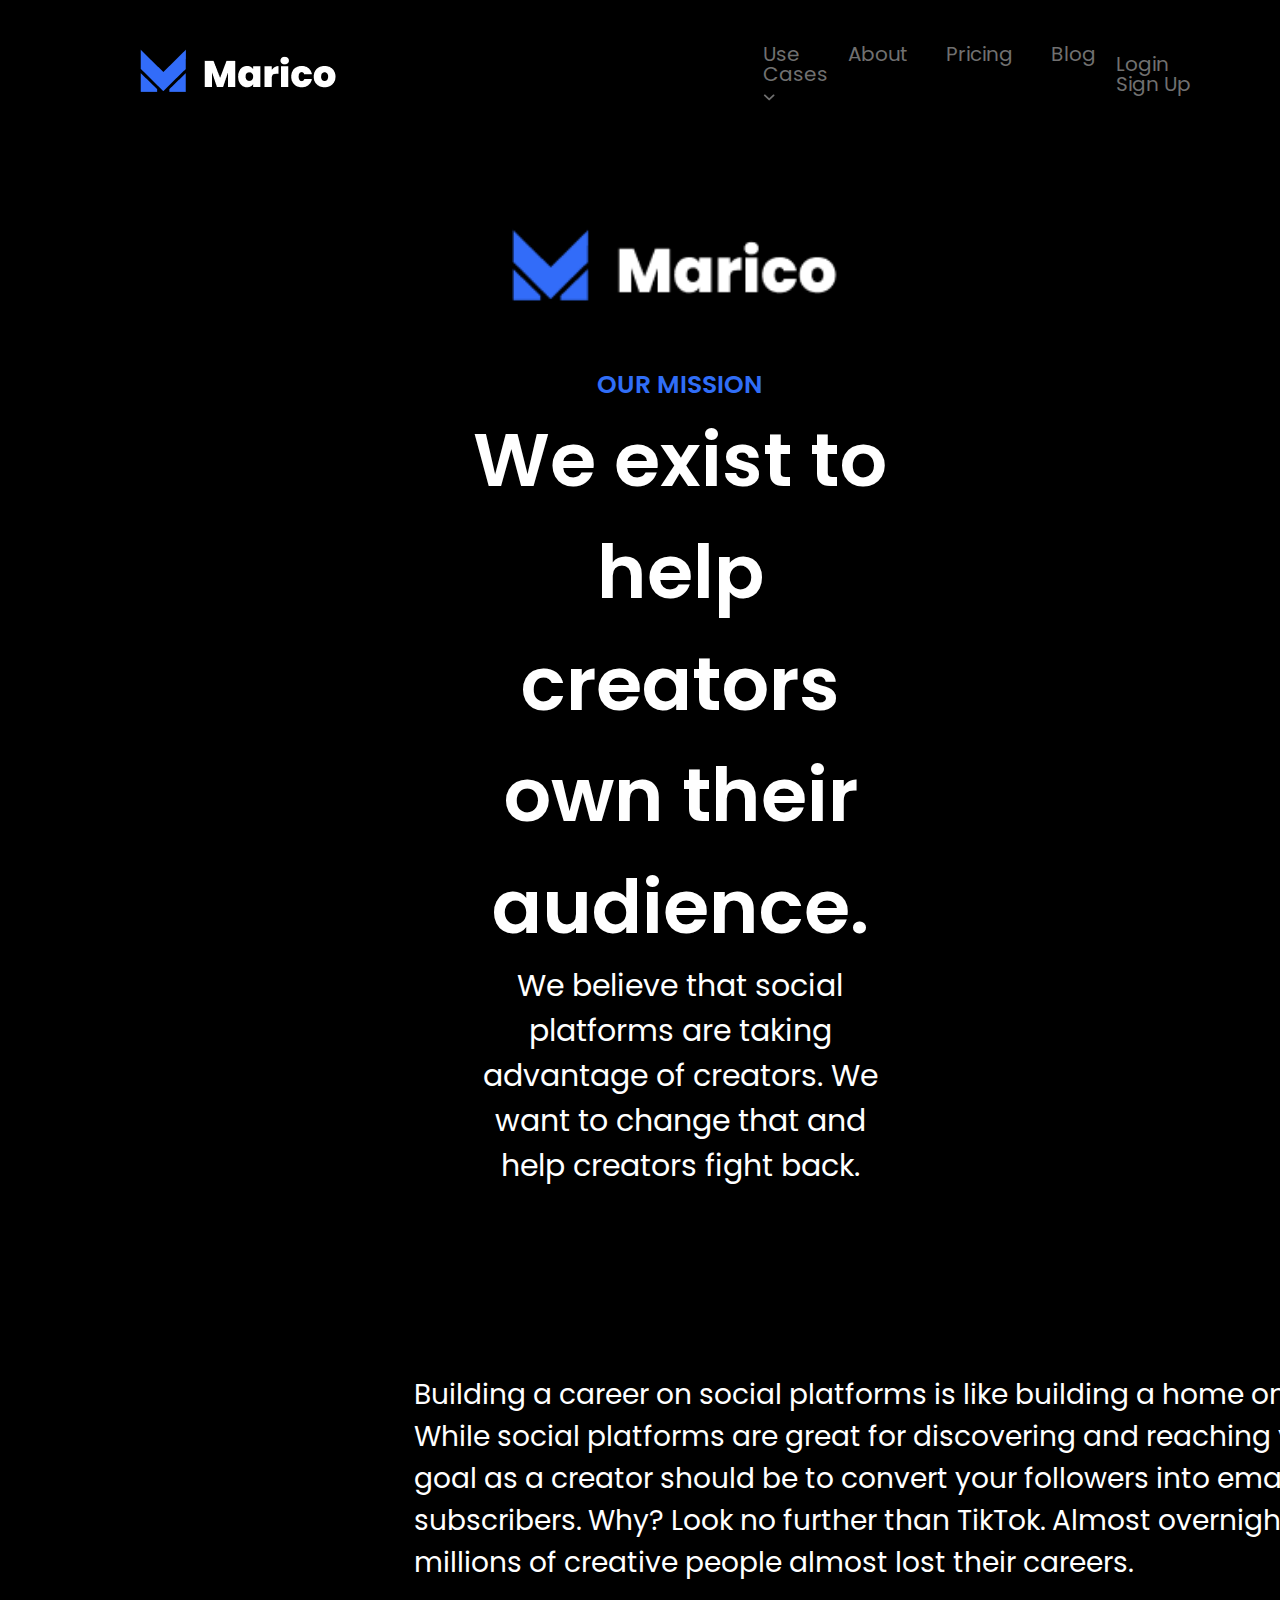
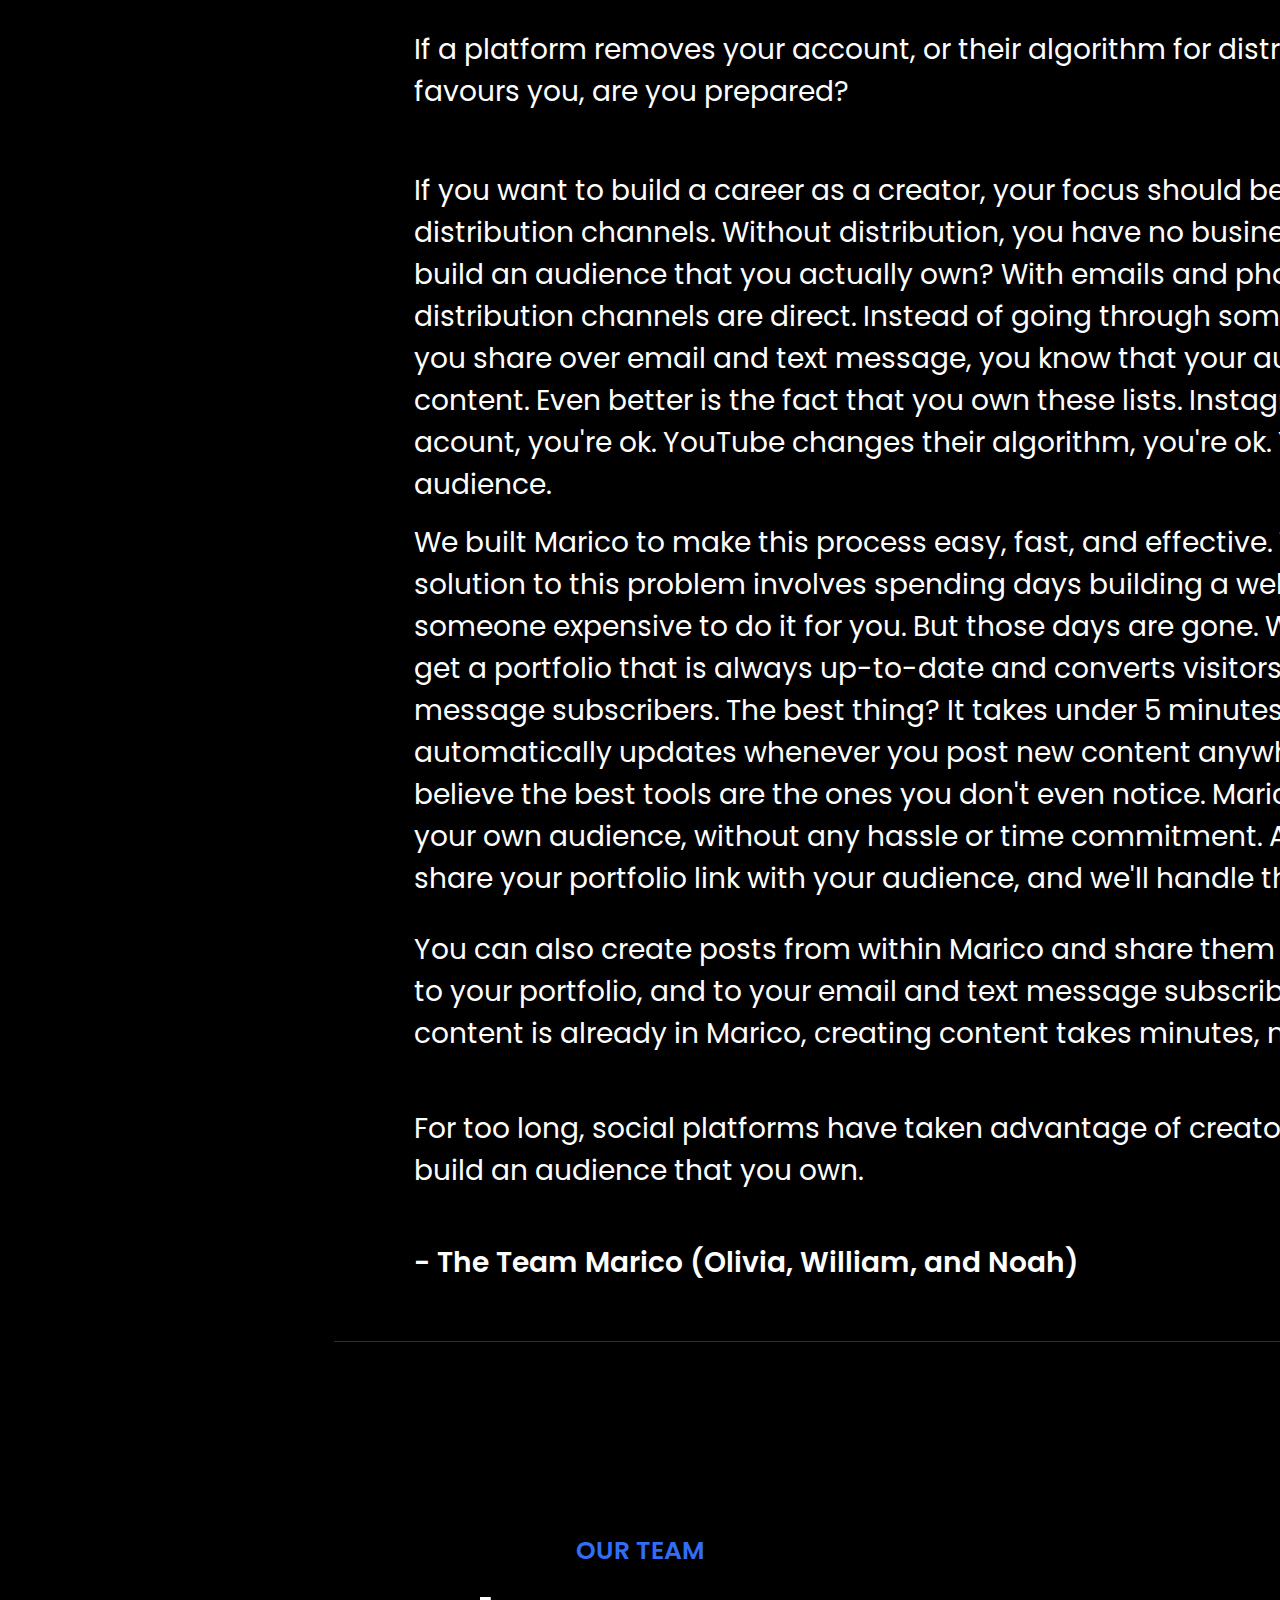
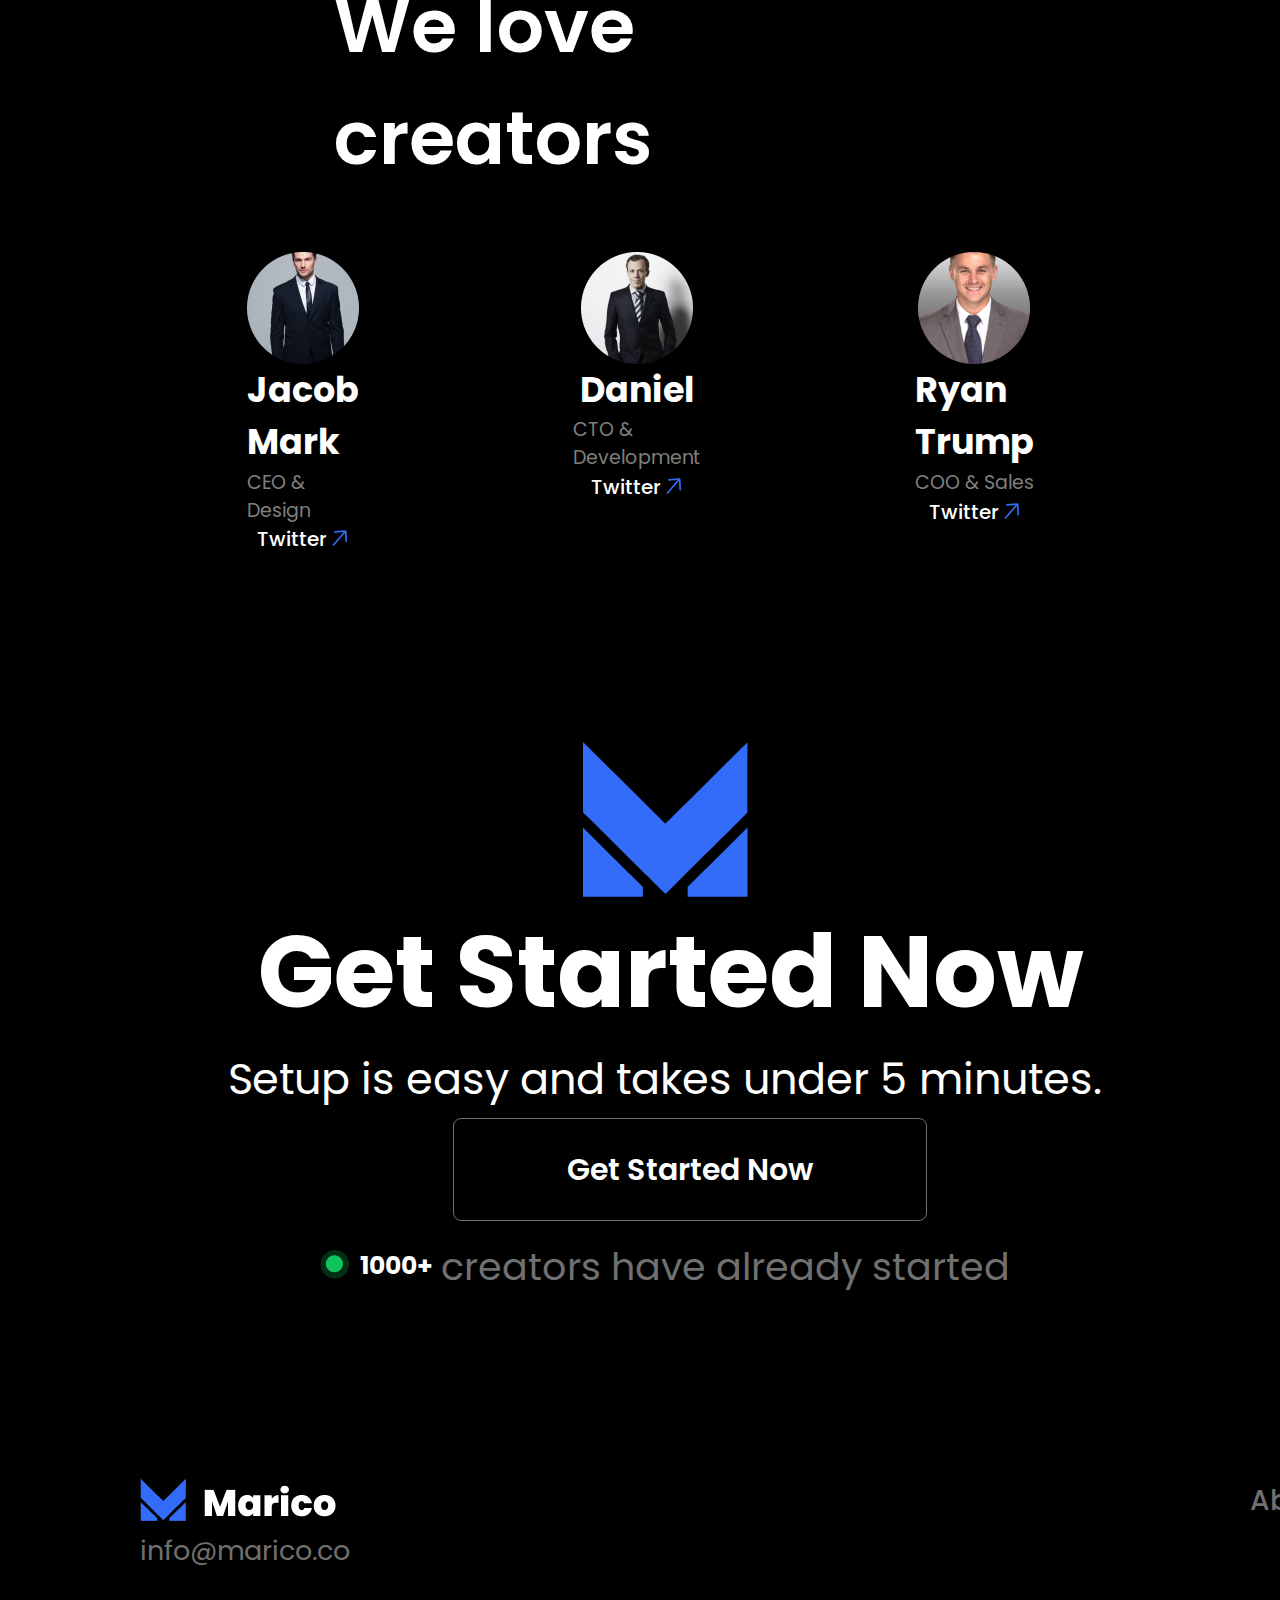
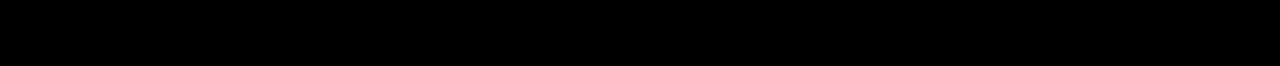
<file: About.html>
<!DOCTYPE html>
<html lang="en">
<head>
  <meta charset="UTF-8">
  <meta http-equiv="X-UA-Compatible" content="IE=edge">
  <meta name="viewport" content="width=device-width, initial-scale=1.0">
  <link rel="stylesheet" href="css/fonts.css">
  <link rel="stylesheet" href="css/reset.css">
  <link rel="stylesheet" href="css/style.css">
  <title>About</title>
</head>
<body>
  <div class="wrapper">
    <header>
      <div class="header__top">
        <div class="container">
          <div class="header__top-inner">
            <a class="header__logo" href="Index.html"><img src="images/Company_logo.png" alt=""></a>
            <nav class="header__nav">
              <ul class="header__nav-list">
                <li class="header__nav-item">
                  <a class="header__nav-link" href="#">Use Cases <svg width="12" height="7" viewBox="0 0 12 7" fill="none" xmlns="http://www.w3.org/2000/svg">
                    <path fill-rule="evenodd" clip-rule="evenodd" d="M6.198 4.37289L2.19299 0.540894C1.96002 0.322952 1.59796 0.322952 1.36499 0.540894L1.01404 0.8769C0.904907 0.979691 0.843018 1.12297 0.843018 1.2729C0.843018 1.42282 0.904907 1.5661 1.01404 1.6689L5.78204 6.2319C6.01617 6.44975 6.37885 6.44975 6.61304 6.2319L11.377 1.6739C11.4861 1.57111 11.548 1.42783 11.548 1.2779C11.548 1.12798 11.4861 0.984695 11.377 0.881897L11.026 0.545898C10.7932 0.327454 10.4308 0.327454 10.198 0.545898L6.198 4.37289Z" fill="#707070"/>
                    </svg></a>
                </li>
                <li class="header__nav-item">
                  <a class="header__nav-link" href="About.html">About</a>
                </li>
                <li class="header__nav-item">
                  <a class="header__nav-link" href="Pricing.html">Pricing</a>
                </li>
                <li class="header__nav-item">
                  <a class="header__nav-link" href="Blog.html">Blog</a>
                </li>
              </ul>
            </nav>
            <div class="header__btn-box">
              <div class="header__user-nav">
                <a class="header__user-btn button" href="Log_in.html">Login</a>
                <a class="header__user-btn button " href="Sign_up.html">Sign Up</a>
              </div>
            </div>
          </div>
        </div>
      </div>
    </header>
    <main>
      <section class="main__about about">
        <div class="container">
          <div class="about__inner">
            <div class="about__content">
              <div class="about__logo"><img src="images/Company_logo.png" width="326px" height="93px" alt=""></div>
              <div class="about__top">
                <div class="about__top-subtitle">OUR MISSION</div>
                <div class="about__top-title">We exist to help creators
                  own their audience.</div>
                <div class="about__top-paragraph">We believe that social platforms are taking advantage of creators.
                  We want to change that and help creators fight back. </div>
              </div>
              <div class="about__body">
                <div class="about__body-paragraph1">Building a career on social platforms is like building a home on someone else's
                  land. While social platforms are great for discovering and reaching your audience,
                  your goal as a creator should be to convert your followers into email or text
                  message subscribers. Why? Look no further than TikTok. Almost overnight,<br>
                  millions of creative people almost lost their careers. </div>
                <div class="about__body-paragraph2">If a platform removes your account, or their algorithm for distribution no longer
                  favours you, are you prepared? </div>
                <div class="about__body-paragraph3">If you want to build a career as a creator, your focus should be on building durable
                  distribution channels. Without distribution, you have no business. So how can you
                  build an audience that you actually own? With emails and phone numbers. These
                  distribution channels are direct. Instead of going through some algorithm, when
                  you share over email and text message, you know that your audience will see your
                  content. Even better is the fact that you own these lists. Instagram removes your
                  acount, you're ok. YouTube changes their algorithm, you're ok. You own your
                  audience. </div>
                <div class="about__body-paragraph4">We built Marico to make this process easy, fast, and effective. The traditional
                  solution to this problem involves spending days building a website or hiring
                  someone expensive to do it for you. But those days are gone. With Marico, you<br>
                  get a portfolio that is always up-to-date and converts visitors into email or text
                  message subscribers. The best thing? It takes under 5 minutes to setup, and it
                  automatically updates whenever you post new content anywhere online. We
                  believe the best tools are the ones you don't even notice. Marico helps you build
                  your own audience, without any hassle or time commitment. All you have to do is
                  share your portfolio link with your audience, and we'll handle the rest. </div>
                <div class="about__body-paragraph5">You can also create posts from within Marico and share them in just a few clicks<br>
                  to your portfolio, and to your email and text message subscribers. Since all of your
                  content is already in Marico, creating content takes minutes, not hours. </div>
                <div class="about__body-paragraph6">For too long, social platforms have taken advantage of creators. Fight back and
                  build an audience that you own.</div>
                <div class="about__body-end">- The Team Marico (Olivia, William, and Noah)</div>
              </div>
              <div class="about__row">
                <div class="about__row-subtitle">OUR TEAM</div>
                <div class="about__row-title">We love creators</div>
                <ul class="about__row-list">
                  <li class="about__row-item">
                    <div class="about__item-img"><img src="images/Profile.png" alt=""></div>
                    <div class="about__item-name">Jacob Mark</div>
                    <div class="about__item-pos">CEO & Design</div>
                    <a class="about__item-link" href="#">
                      <div class="about__item-tw">Twitter</div>
                      <div class="about__item-svg"><svg width="16" height="16" viewBox="0 0 16 16" fill="none" xmlns="http://www.w3.org/2000/svg">
                        <path fill-rule="evenodd" clip-rule="evenodd" d="M2.04456 15.5681L12.9515 3.021L13.3509 11.8035C13.372 12.2629 13.7618 12.6189 14.2216 12.5977C14.6814 12.5769 15.0372 12.187 15.0164 11.7273L14.5595 1.69727C14.529 1.25293 14.3217 0.839111 13.984 0.548584C13.6463 0.258057 13.2062 0.114746 12.7623 0.150879L2.78607 1.09302C2.3277 1.13623 1.99121 1.54297 2.03436 2.00098C2.07764 2.45947 2.48419 2.79614 2.94257 2.75269L11.7125 1.90576L0.786499 14.4746C0.484497 14.822 0.521301 15.3484 0.868713 15.6504C1.21613 15.9524 1.74255 15.9155 2.04456 15.5681Z" fill="#326DF9"/>
                        </svg>
                        </div>
                    </a>
                  </li>
                  <li class="about__row-item">
                    <div class="about__item-img"><img src="images/Image-2.png" alt=""></div>
                    <div class="about__item-name">Daniel</div>
                    <div class="about__item-pos">CTO & Development</div>
                    <a class="about__item-link" href="#">
                      <div class="about__item-tw">Twitter</div>
                      <div class="about__item-svg"><svg width="16" height="16" viewBox="0 0 16 16" fill="none" xmlns="http://www.w3.org/2000/svg">
                        <path fill-rule="evenodd" clip-rule="evenodd" d="M2.04456 15.5681L12.9515 3.021L13.3509 11.8035C13.372 12.2629 13.7618 12.6189 14.2216 12.5977C14.6814 12.5769 15.0372 12.187 15.0164 11.7273L14.5595 1.69727C14.529 1.25293 14.3217 0.839111 13.984 0.548584C13.6463 0.258057 13.2062 0.114746 12.7623 0.150879L2.78607 1.09302C2.3277 1.13623 1.99121 1.54297 2.03436 2.00098C2.07764 2.45947 2.48419 2.79614 2.94257 2.75269L11.7125 1.90576L0.786499 14.4746C0.484497 14.822 0.521301 15.3484 0.868713 15.6504C1.21613 15.9524 1.74255 15.9155 2.04456 15.5681Z" fill="#326DF9"/>
                        </svg>
                        </div>
                    </a>
                  </li>
                  <li class="about__row-item">
                    <div class="about__item-img"><img src="images/Profile (1).png" alt=""></div>
                    <div class="about__item-name">Ryan Trump</div>
                    <div class="about__item-pos">COO & Sales</div>
                    <a class="about__item-link" href="#">
                      <div class="about__item-tw">Twitter</div>
                      <div class="about__item-svg"><svg width="16" height="16" viewBox="0 0 16 16" fill="none" xmlns="http://www.w3.org/2000/svg">
                        <path fill-rule="evenodd" clip-rule="evenodd" d="M2.04456 15.5681L12.9515 3.021L13.3509 11.8035C13.372 12.2629 13.7618 12.6189 14.2216 12.5977C14.6814 12.5769 15.0372 12.187 15.0164 11.7273L14.5595 1.69727C14.529 1.25293 14.3217 0.839111 13.984 0.548584C13.6463 0.258057 13.2062 0.114746 12.7623 0.150879L2.78607 1.09302C2.3277 1.13623 1.99121 1.54297 2.03436 2.00098C2.07764 2.45947 2.48419 2.79614 2.94257 2.75269L11.7125 1.90576L0.786499 14.4746C0.484497 14.822 0.521301 15.3484 0.868713 15.6504C1.21613 15.9524 1.74255 15.9155 2.04456 15.5681Z" fill="#326DF9"/>
                        </svg>
                        </div>
                    </a>
                  </li>
                </ul>
              </div>
            </div>
          </div>
        </div>
      </section>
    </main>
    <footer>
      <div class="top__footer">
        <div class="container">
          <div class="top__footer-inner">
            <div class="top__footer-content">
              <div class="top__footer-logo"><img src="images/Logo.png" alt=""></div>
              <div class="top__footer-title">Get Started Now</div>
              <div class="top__footer-text">Setup is easy and takes under 5 minutes.</div>
              <a class="top__footer-btn button" href="#">Get Started Now</a>
              <div class="footer__creators">
                <div class="footer__creators-svg"><svg width="30" height="29" viewBox="0 0 30 29" fill="none" xmlns="http://www.w3.org/2000/svg">
                  <path fill-rule="evenodd" clip-rule="evenodd" d="M14.3881 5.25732C19.1096 5.25732 22.9371 9.08484 22.9371 13.8063C22.9371 18.5278 19.1096 22.3553 14.3881 22.3553C9.66663 22.3553 5.83911 18.5278 5.83911 13.8063C5.83911 9.08484 9.66663 5.25732 14.3881 5.25732Z" fill="#0FC65C"/>
                  <path opacity="0.24" fill-rule="evenodd" clip-rule="evenodd" d="M14.882 0.000244141C22.7797 0.000244141 29.182 6.40259 29.182 14.3002C29.182 22.1979 22.7797 28.6002 14.882 28.6002C6.98438 28.6002 0.582031 22.1979 0.582031 14.3002C0.582031 6.40259 6.98438 0.000244141 14.882 0.000244141Z" fill="#0FC65C"/>
                  </svg>
                </div>
                <div class="footer__creators-hz">1000+</div>
                <div class="footer__creators-text">creators have already started</div>
              </div>
            </div>
          </div>
        </div>
      </div>
      <div class="bottom__footer">
        <div class="container">
          <div class="bottom__footer-inner">
            <div>
              <a class="bottom__footer-log" href="#"><img src="images/Company_logo.png" alt=""></a>
              <div class="bottom__foter-soc" ><a href=mailto:info@marico.co>info@marico.co</a></div>
            </div>
            <ul class="bottom__footer-list1">
              <li class="bottom__footer-item">
                <a class="bottom__footer-link" href="About.html">About</a>
              </li>
              <li class="bottom__footer-item">
                <a class="bottom__footer-link" href="Pricing.html">Pricing</a>
              </li>
              <li class="bottom__footer-item">
                <a class="bottom__footer-link" href="Blog.html">Blog</a>
              </li>
              <li class="bottom__footer-item">
                <a class="bottom__footer-link" href="Sign_up.html">Sign in</a>
              </li>
            </ul>
          </div>
        </div>
      </div>
    </footer>
  </div>
</body>
</html>
</file>
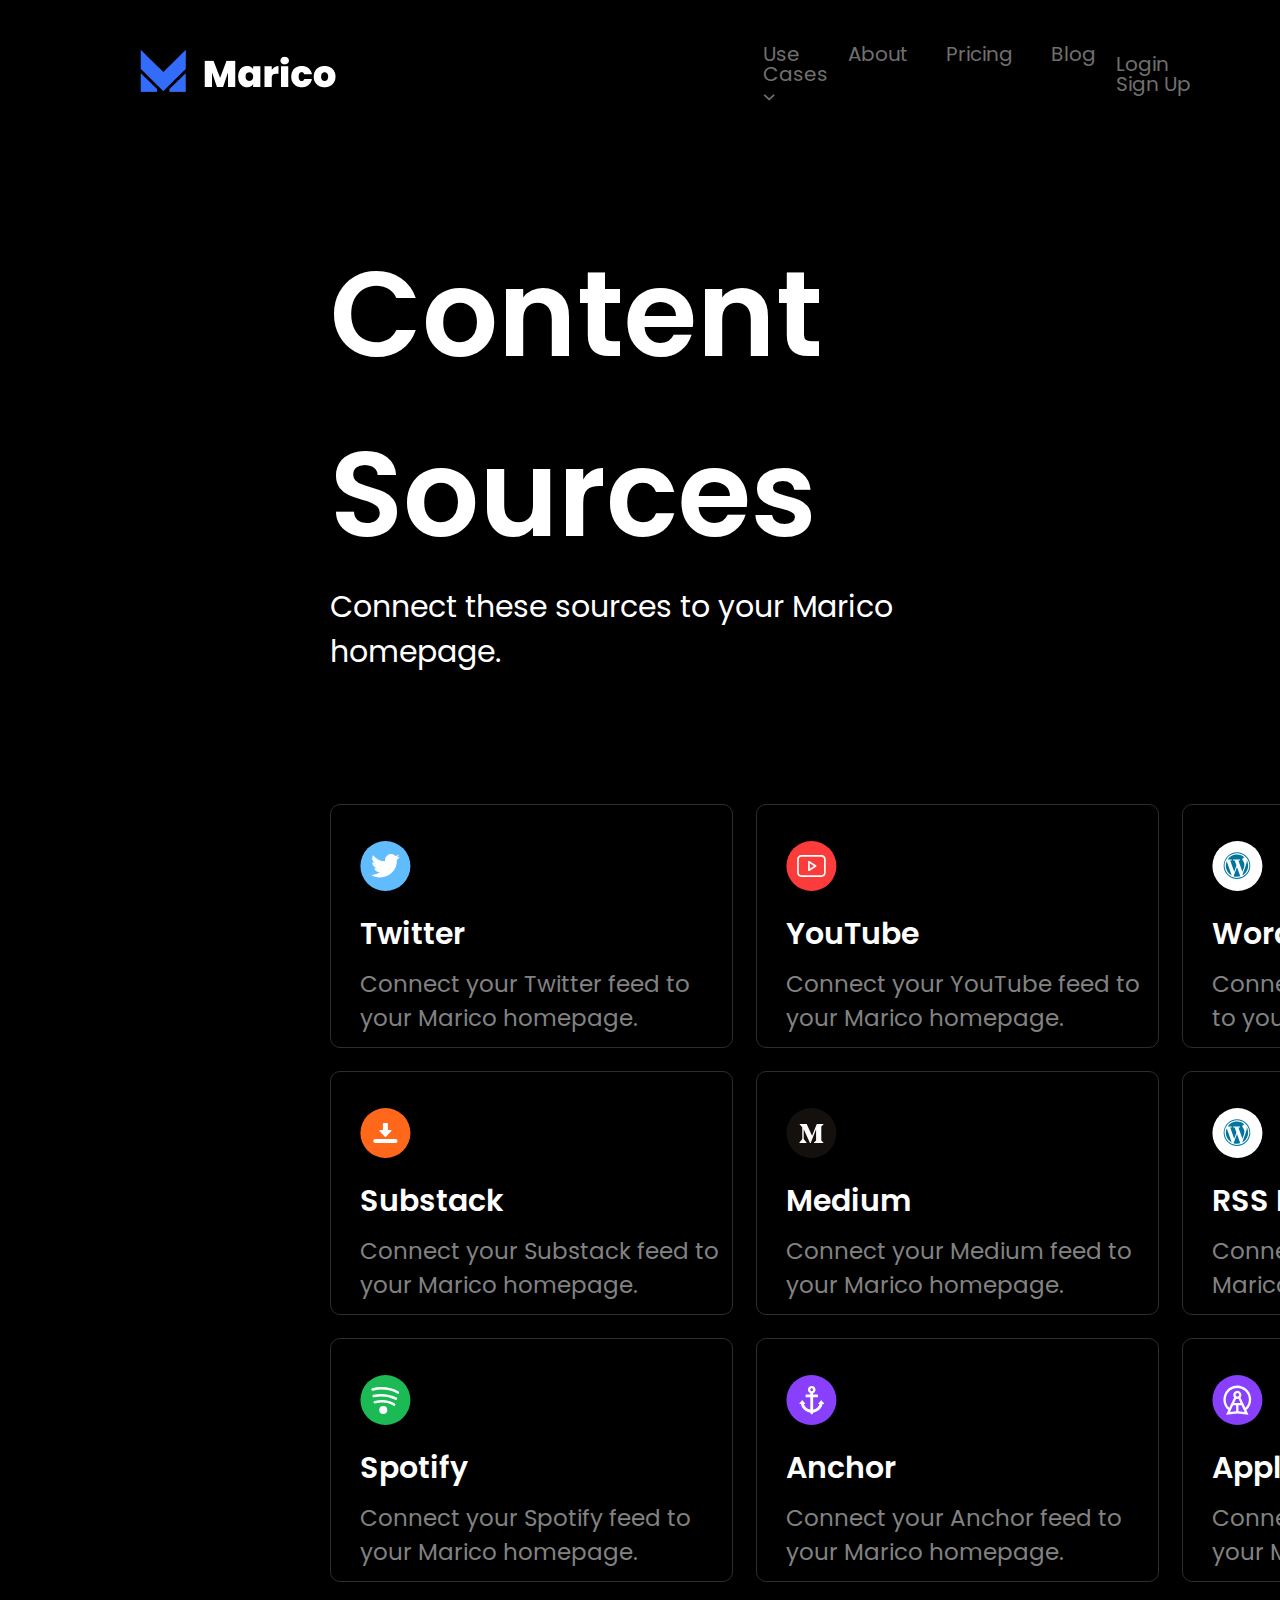
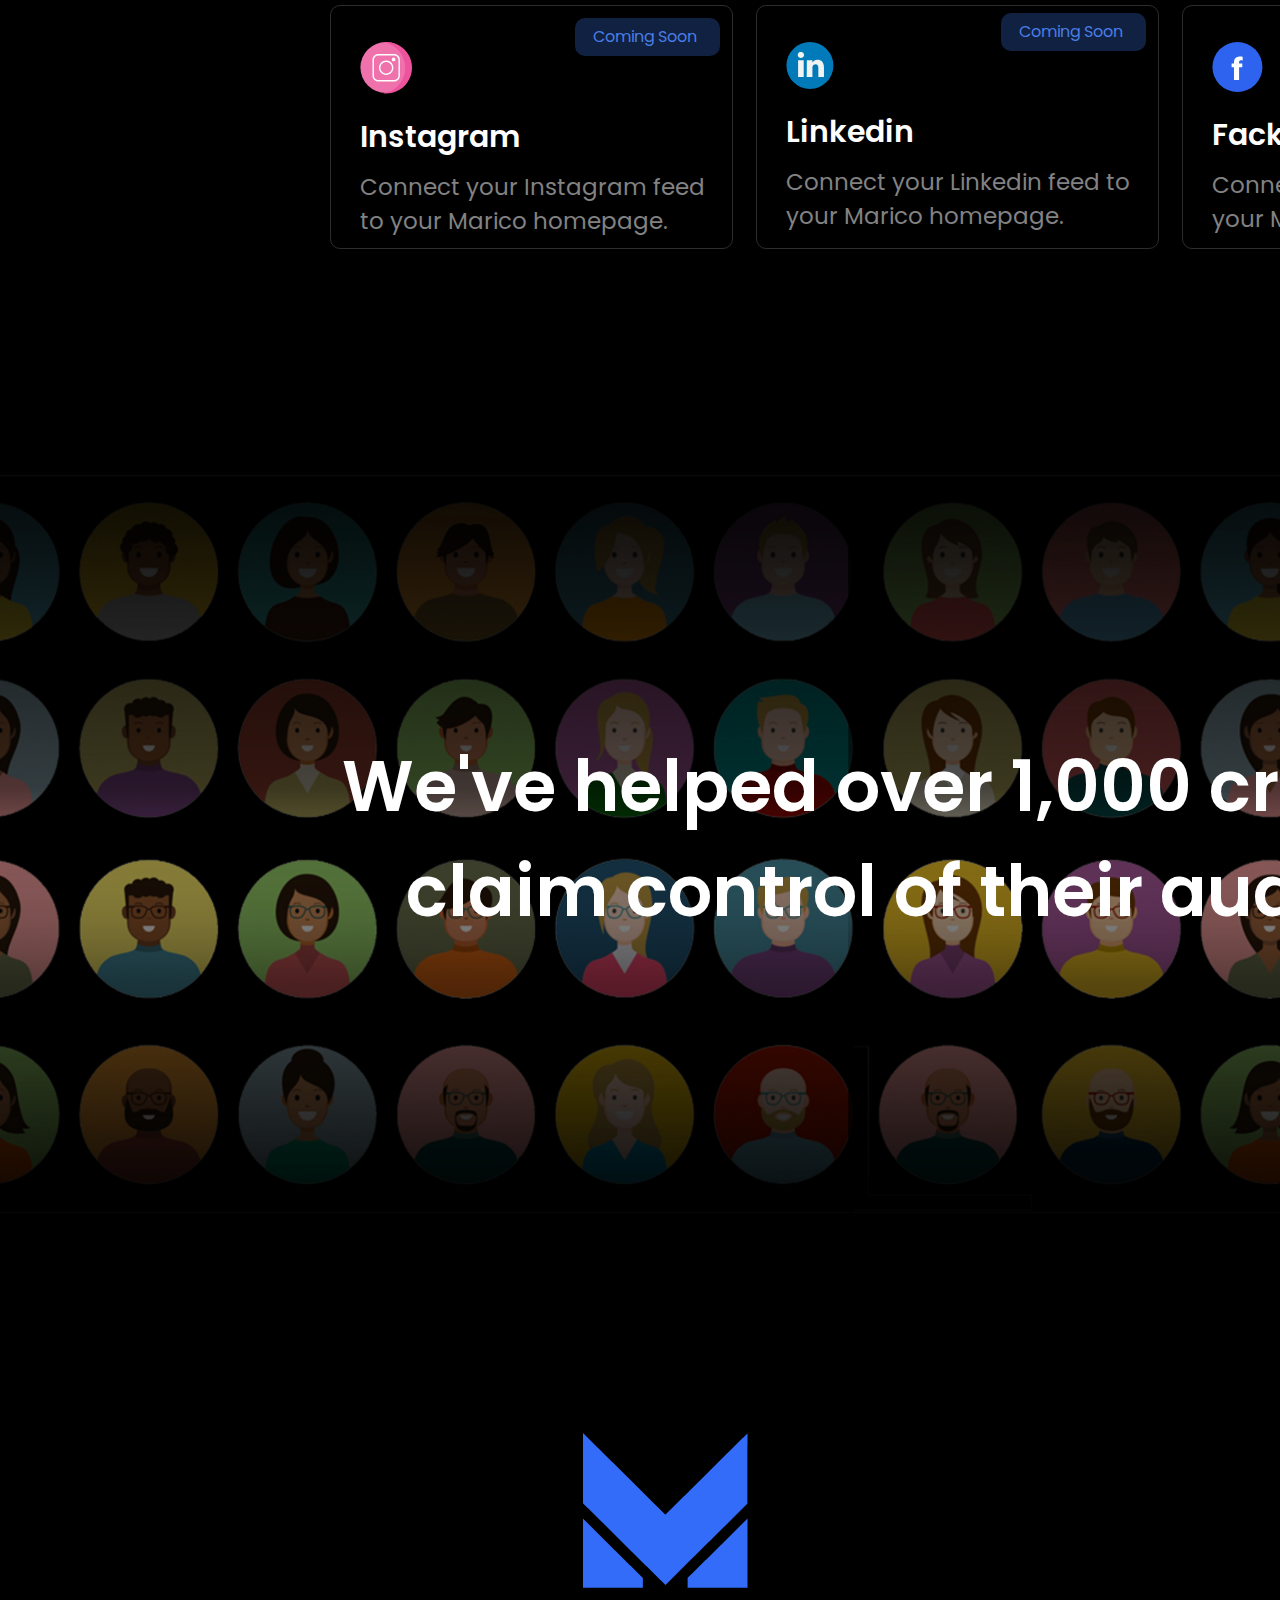
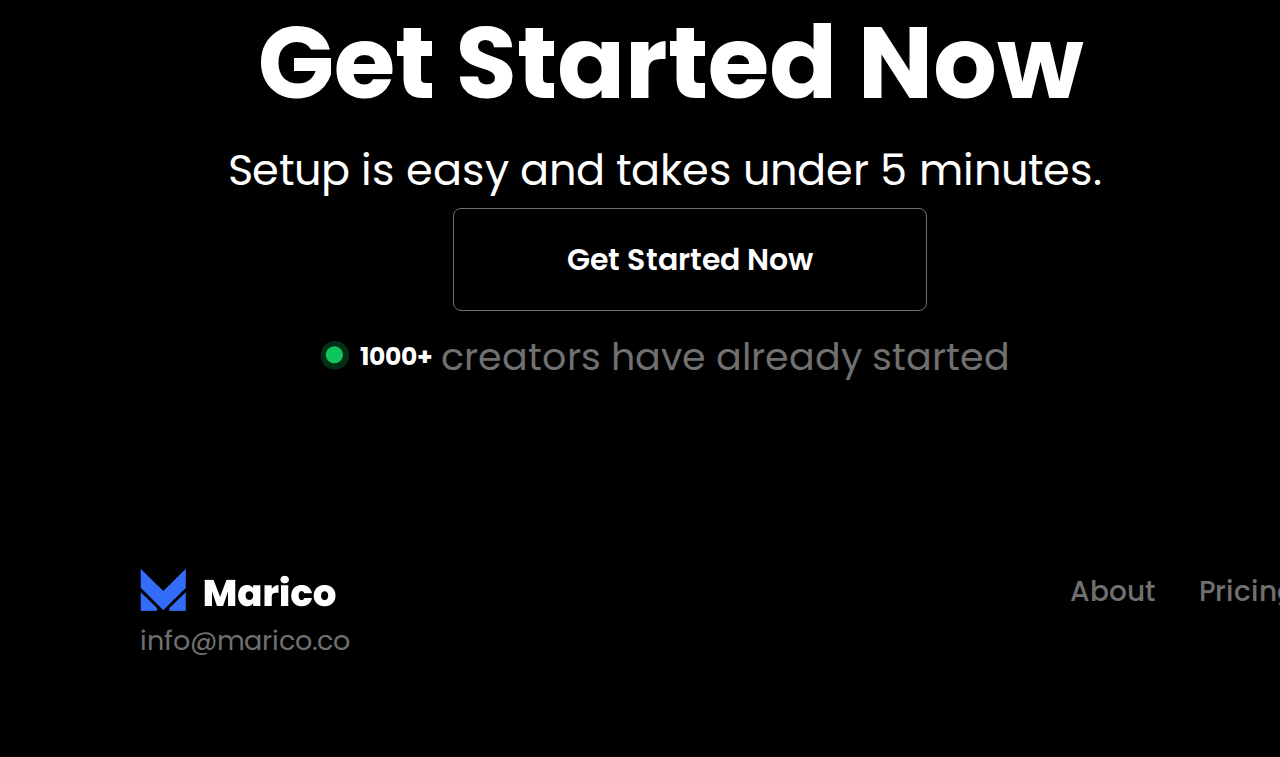
<file: Blog.html>
<!DOCTYPE html>
<html lang="en">
<head>
  <meta charset="UTF-8">
  <meta http-equiv="X-UA-Compatible" content="IE=edge">
  <meta name="viewport" content="width=device-width, initial-scale=1.0">
  <link rel="stylesheet" href="css/fonts.css">
  <link rel="stylesheet" href="css/reset.css">
  <link rel="stylesheet" href="css/style.css">
  <title>Blog</title>
</head>
<body>
  <div class="wrapper">
    <header>
      <div class="header__top">
        <div class="container">
          <div class="header__top-inner">
            <a class="header__logo" href="Index.html"><img src="images/Company_logo.png" alt=""></a>
            <nav class="header__nav">
              <ul class="header__nav-list">
                <li class="header__nav-item">
                  <a class="header__nav-link" href="#">Use Cases <svg width="12" height="7" viewBox="0 0 12 7" fill="none" xmlns="http://www.w3.org/2000/svg">
                    <path fill-rule="evenodd" clip-rule="evenodd" d="M6.198 4.37289L2.19299 0.540894C1.96002 0.322952 1.59796 0.322952 1.36499 0.540894L1.01404 0.8769C0.904907 0.979691 0.843018 1.12297 0.843018 1.2729C0.843018 1.42282 0.904907 1.5661 1.01404 1.6689L5.78204 6.2319C6.01617 6.44975 6.37885 6.44975 6.61304 6.2319L11.377 1.6739C11.4861 1.57111 11.548 1.42783 11.548 1.2779C11.548 1.12798 11.4861 0.984695 11.377 0.881897L11.026 0.545898C10.7932 0.327454 10.4308 0.327454 10.198 0.545898L6.198 4.37289Z" fill="#707070"/>
                    </svg></a>
                </li>
                <li class="header__nav-item">
                  <a class="header__nav-link" href="About.html">About</a>
                </li>
                <li class="header__nav-item">
                  <a class="header__nav-link" href="Pricing.html">Pricing</a>
                </li>
                <li class="header__nav-item">
                  <a class="header__nav-link" href="Blog.html">Blog</a>
                </li>
              </ul>
            </nav>
            <div class="header__btn-box">
              <div class="header__user-nav">
                <a class="header__user-btn button" href="Log_in.html">Login</a>
                <a class="header__user-btn button " href="Sign_up.html">Sign Up</a>
              </div>
            </div>
          </div>
        </div>
      </div>
    </header>
    <main>
      <section class="main__socials socials">
        <div class="container">
          <div class="socials__inner">
            <div class="socials__top">
              <div class="socials__title">Content Sources</div>
              <div class="socials__paragraph">Connect these sources to your Marico homepage.</div>
            </div>
            <div class="socials__content">
              <a class="socials__item" href="#">
                <div class="soc__item">
                  <div class="socials__item-svg"><svg width="51" height="50" viewBox="0 0 51 50" fill="none" xmlns="http://www.w3.org/2000/svg">
                    <circle cx="25.4194" cy="25" r="25" fill="#61BCFE"/>
                    <path fill-rule="evenodd" clip-rule="evenodd" d="M36.8595 18.886C38.0245 18.053 39.0279 17.0147 39.8205 15.822H39.8205C38.7377 16.2939 37.5926 16.6078 36.4205 16.754C37.6573 16.0212 38.5824 14.8602 39.0205 13.491C37.863 14.1771 36.5968 14.6603 35.2765 14.92C33.6223 13.1434 31.0488 12.5613 28.791 13.4531C26.5333 14.3448 25.0522 16.5285 25.0585 18.956C25.054 19.408 25.1 19.8591 25.1955 20.301C20.4451 20.0678 16.0189 17.822 13.0255 14.126C11.4451 16.8217 12.2406 20.282 14.8395 22.017C13.9051 21.9917 12.9904 21.7424 12.1725 21.29V21.355C12.1767 24.1644 14.1513 26.5857 16.9025 27.155C16.3974 27.2882 15.8768 27.3535 15.3545 27.3489C14.9797 27.3559 14.6052 27.3224 14.2375 27.249C15.0197 29.6497 17.2294 31.2973 19.7535 31.3619C17.6634 32.9964 15.0858 33.8833 12.4325 33.881C11.9606 33.8842 11.489 33.8574 11.0205 33.801C13.7203 35.5402 16.866 36.4602 20.0775 36.45C24.6757 36.4819 29.0833 34.6152 32.26 31.2906C35.4366 27.9659 37.1007 23.4779 36.8595 18.886Z" fill="white"/>
                    </svg></div>
                  <div class="socials__item-name">Twitter</div>
                  <div class="social__item-text">Connect your Twitter feed to
                    your Marico homepage.</div>
                </div>
              </a>
              <a class="socials__item" href="#">
                <div class="soc__item">
                  <div class="socials__item-svg"><svg width="51" height="50" viewBox="0 0 51 50" fill="none" xmlns="http://www.w3.org/2000/svg">
                    <circle cx="25.4194" cy="25" r="25" fill="#FC3C3A"/>
                    <path fill-rule="evenodd" clip-rule="evenodd" d="M30.0504 24.2902L23.3503 20.1021C23.0922 19.9408 22.7667 19.9323 22.5004 20.0798C22.234 20.2273 22.0686 20.5077 22.0684 20.8121V29.1881C22.0688 29.4923 22.2341 29.7723 22.5001 29.9198C22.7661 30.0673 23.0912 30.059 23.3494 29.8982L30.0493 25.7101C30.2943 25.557 30.443 25.2885 30.443 24.9996C30.443 24.7108 30.2943 24.4423 30.0493 24.2891L30.0504 24.2902ZM23.7433 27.6771V22.3241L28.0264 25.0011L23.7433 27.6771Z" fill="white"/>
                    <path fill-rule="evenodd" clip-rule="evenodd" d="M35.5245 14.1121H15.3125C13.0007 14.1148 11.1273 15.9882 11.1245 18.3V31.7001C11.1271 34.0117 13.0005 35.8852 15.3123 35.8881H35.5245C37.8364 35.8853 39.7098 34.0119 39.7125 31.7001V18.3C39.7098 15.9884 37.8365 14.1149 35.5247 14.1121H35.5245ZM38.0375 31.701C38.0348 33.0875 36.9109 34.2104 35.5245 34.212H15.3125C13.9253 34.2104 12.8011 33.0862 12.7995 31.699V18.2991C12.8011 16.912 13.9252 15.7878 15.3124 15.7861H35.5245C36.9117 15.7877 38.0359 16.9119 38.0375 18.2991V31.701Z" fill="white"/>
                    </svg>
                    </div>
                  <div class="socials__item-name">YouTube</div>
                  <div class="social__item-text">Connect your YouTube feed to
                    your Marico homepage.</div>
                </div>
              </a>
              <a class="socials__item" href="#">
                <div class="soc__item">
                  <div class="socials__item-svg"><svg width="51" height="50" viewBox="0 0 51 50" fill="none" xmlns="http://www.w3.org/2000/svg">
                    <circle cx="25.4194" cy="25" r="25" fill="white"/>
                    <path fill-rule="evenodd" clip-rule="evenodd" d="M19.6595 19.473H18.1875L22.1985 30.811L24.4446 24.394L22.7025 19.473H21.1505V18.393H28.0245V19.473H26.4146L30.4255 30.811L31.8676 26.691C33.7585 21.412 30.3175 19.768 30.3175 18.591C30.3175 17.413 31.2725 16.458 32.4506 16.458C32.5145 16.458 32.5765 16.458 32.6365 16.467C30.2484 14.2131 26.988 13.127 23.7253 13.4984C20.4628 13.8698 17.5299 15.661 15.7095 18.394H19.6595V19.473Z" fill="#00769D"/>
                    <path fill-rule="evenodd" clip-rule="evenodd" d="M13.8413 24.5668C13.84 28.691 16.1174 32.4796 19.7614 34.4133L14.7323 20.1948C14.1427 21.577 13.8396 23.0643 13.8413 24.5669V24.5668Z" fill="#00769D"/>
                    <path fill-rule="evenodd" clip-rule="evenodd" d="M34.6875 19.075C34.8429 20.0916 34.7977 21.1287 34.5546 22.1279H34.5985L34.4296 22.6099C34.3258 22.9673 34.203 23.3188 34.0615 23.663L30.2266 34.408C32.8795 32.9941 34.8494 30.569 35.6893 27.6824C36.5292 24.7958 36.1678 21.6924 34.6875 19.0759V19.075Z" fill="#00769D"/>
                    <path fill-rule="evenodd" clip-rule="evenodd" d="M21.5503 35.1719C23.7341 35.8765 26.0817 35.8932 28.2754 35.2199L25.0154 26.0039L21.5503 35.1719Z" fill="#00769D"/>
                    <path fill-rule="evenodd" clip-rule="evenodd" d="M34.4071 15.146C29.2043 9.94318 20.7689 9.94318 15.5662 15.146C10.3633 20.3488 10.3633 28.7842 15.5662 33.987C20.7689 39.1898 29.2043 39.1898 34.4071 33.9869C39.61 28.7842 39.61 20.3488 34.4071 15.146ZM24.9872 36.946C19.9791 36.9468 15.4639 33.9305 13.547 29.3039C11.6301 24.6772 12.6892 19.3515 16.2305 15.8103C19.7716 12.2691 25.0974 11.21 29.7241 13.1268C34.3507 15.0436 37.3669 19.559 37.3661 24.567C37.3549 31.3984 31.8196 36.9341 24.9875 36.946H24.9872Z" fill="#00769D"/>
                    </svg>
                    </div>
                  <div class="socials__item-name">WordPress</div>
                  <div class="social__item-text">Connect your WordPress feed
                    to your Marico homepage.</div>
                </div>
              </a>
              <a class="socials__item" href="#">
                <div class="soc__item">
                  <div class="socials__item-svg"><svg width="51" height="50" viewBox="0 0 51 50" fill="none" xmlns="http://www.w3.org/2000/svg">
                    <circle cx="25.4194" cy="25" r="25" fill="#FF671B"/>
                    <path fill-rule="evenodd" clip-rule="evenodd" d="M25.4196 29C25.2148 29 25.0189 28.9162 24.8776 28.768L19.6276 23.268C19.4203 23.051 19.3623 22.7312 19.4803 22.4552C19.5983 22.1792 19.8694 22.0001 20.1696 22H22.9196V16.25C22.9207 15.5601 23.4796 15.0011 24.1695 15H26.6696C27.3595 15.0011 27.9185 15.5601 27.9196 16.25V22H30.6696C30.9697 22.0001 31.2408 22.1792 31.3588 22.4552C31.4768 22.7312 31.4189 23.051 31.2115 23.268L25.9615 28.768C25.8202 28.9162 25.6243 29 25.4196 29Z" fill="white"/>
                    <path fill-rule="evenodd" clip-rule="evenodd" d="M35.6694 35H15.1694C14.2034 34.9989 13.4205 34.2161 13.4194 33.25V32.75C13.4205 31.7841 14.2033 31.0012 15.1693 31H35.6694C36.6355 31.0011 37.4183 31.7839 37.4194 32.75V33.25C37.4184 34.2159 36.6356 34.9988 35.6695 35H35.6694Z" fill="white"/>
                    </svg>
                    </div>
                  <div class="socials__item-name">Substack</div>
                  <div class="social__item-text">Connect your Substack feed to
                    your Marico homepage.</div>
                </div>
              </a>
              <a class="socials__item" href="#">
                <div class="soc__item">
                  <div class="socials__item-svg"><svg width="51" height="50" viewBox="0 0 51 50" fill="none" xmlns="http://www.w3.org/2000/svg">
                    <circle cx="25.4194" cy="25" r="25" fill="#14100D"/>
                    <path fill-rule="evenodd" clip-rule="evenodd" d="M35.5045 18.233L37.4194 16.4V16H30.7855L26.0574 27.768L20.6784 16H13.7194V16.4L15.9594 19.094C16.1769 19.2934 16.288 19.5834 16.2595 19.877V30.46C16.3265 30.8416 16.2064 31.2321 15.9365 31.51L13.4194 34.564V34.964H20.5645V34.564L18.0444 31.51C17.771 31.2335 17.6426 30.845 17.6974 30.46V21.306L23.9694 34.965H24.6984L30.0914 21.306V32.187C30.0914 32.474 30.0914 32.533 29.9034 32.721L27.9634 34.6V35H37.3754V34.6L35.5054 32.769C35.3404 32.6446 35.258 32.439 35.2914 32.235V18.767C35.2573 18.5632 35.3394 18.3574 35.5045 18.233Z" fill="white"/>
                    </svg>
                    </div>
                  <div class="socials__item-name">Medium</div>
                  <div class="social__item-text">Connect your Medium feed to
                    your Marico homepage.</div>
                </div>
              </a>
              <a class="socials__item" href="#">
                <div class="soc__item">
                  <div class="socials__item-svg"><svg width="51" height="50" viewBox="0 0 51 50" fill="none" xmlns="http://www.w3.org/2000/svg">
                    <circle cx="25.4194" cy="25" r="25" fill="white"/>
                    <path fill-rule="evenodd" clip-rule="evenodd" d="M19.6595 19.473H18.1875L22.1985 30.811L24.4446 24.394L22.7025 19.473H21.1505V18.393H28.0245V19.473H26.4146L30.4255 30.811L31.8676 26.691C33.7585 21.412 30.3175 19.768 30.3175 18.591C30.3175 17.413 31.2725 16.458 32.4506 16.458C32.5145 16.458 32.5765 16.458 32.6365 16.467C30.2484 14.2131 26.988 13.127 23.7253 13.4984C20.4628 13.8698 17.5299 15.661 15.7095 18.394H19.6595V19.473Z" fill="#00769D"/>
                    <path fill-rule="evenodd" clip-rule="evenodd" d="M13.8413 24.5668C13.84 28.691 16.1174 32.4796 19.7614 34.4133L14.7323 20.1948C14.1427 21.577 13.8396 23.0643 13.8413 24.5669V24.5668Z" fill="#00769D"/>
                    <path fill-rule="evenodd" clip-rule="evenodd" d="M34.6875 19.075C34.8429 20.0916 34.7977 21.1287 34.5546 22.1279H34.5985L34.4296 22.6099C34.3258 22.9673 34.203 23.3188 34.0615 23.663L30.2266 34.408C32.8795 32.9941 34.8494 30.569 35.6893 27.6824C36.5292 24.7958 36.1678 21.6924 34.6875 19.0759V19.075Z" fill="#00769D"/>
                    <path fill-rule="evenodd" clip-rule="evenodd" d="M21.5503 35.1719C23.7341 35.8765 26.0817 35.8932 28.2754 35.2199L25.0154 26.0039L21.5503 35.1719Z" fill="#00769D"/>
                    <path fill-rule="evenodd" clip-rule="evenodd" d="M34.4071 15.146C29.2043 9.94318 20.7689 9.94318 15.5662 15.146C10.3633 20.3488 10.3633 28.7842 15.5662 33.987C20.7689 39.1898 29.2043 39.1898 34.4071 33.9869C39.61 28.7842 39.61 20.3488 34.4071 15.146ZM24.9872 36.946C19.9791 36.9468 15.4639 33.9305 13.547 29.3039C11.6301 24.6772 12.6892 19.3515 16.2305 15.8103C19.7716 12.2691 25.0974 11.21 29.7241 13.1268C34.3507 15.0436 37.3669 19.559 37.3661 24.567C37.3549 31.3984 31.8196 36.9341 24.9875 36.946H24.9872Z" fill="#00769D"/>
                    </svg></div>
                  <div class="socials__item-name">RSS Feeds</div>
                  <div class="social__item-text">Connect your RSS feed to
                    your Marico homepage.</div>
                    <div class="socials__coming">Coming Soon</div>
                </div>
              </a>
              <a class="socials__item" href="#">
                <div class="soc__item">
                  <div class="socials__item-svg"><svg width="51" height="50" viewBox="0 0 51 50" fill="none" xmlns="http://www.w3.org/2000/svg">
                    <circle cx="25.4194" cy="25" r="25" fill="#1BBA54"/>
                    <path fill-rule="evenodd" clip-rule="evenodd" d="M34.7404 28.5879C29.3404 25.0289 22.5454 24.1649 14.5534 26.0269C13.8951 26.1978 13.493 26.8623 13.6471 27.5248C13.8012 28.1873 14.4553 28.6061 15.1214 28.4689C27.9794 25.4799 32.7524 30.8899 34.0494 30.8899C34.6024 30.8881 35.0891 30.5247 35.2481 29.995C35.4071 29.4653 35.201 28.894 34.7404 28.5879Z" fill="white"/>
                    <path fill-rule="evenodd" clip-rule="evenodd" d="M13.9862 22.199C21.1762 20.499 29.3382 21.4869 35.2862 24.777C35.8918 25.1119 36.6542 24.8927 36.9894 24.2872C37.3245 23.6819 37.1055 22.9193 36.5002 22.584C30.0262 19.0031 21.1802 17.923 13.4122 19.76C12.7387 19.9193 12.3219 20.5945 12.4812 21.2679C12.6405 21.9415 13.3157 22.3583 13.9892 22.199H13.9862Z" fill="white"/>
                    <path fill-rule="evenodd" clip-rule="evenodd" d="M13.0374 15.6759C20.6104 13.359 31.2374 14.63 37.2244 18.568C37.8011 18.9095 38.5444 18.7372 38.912 18.1768C39.2796 17.6162 39.1414 16.8658 38.5984 16.4729C31.9454 12.0979 20.6414 10.726 12.2984 13.2729C11.6356 13.4756 11.2627 14.1772 11.4654 14.84C11.6681 15.5027 12.3696 15.8756 13.0324 15.673L13.0374 15.6759Z" fill="white"/>
                    <circle cx="23.2744" cy="35" r="4" fill="white"/>
                    </svg></div>
                  <div class="socials__item-name">Spotify</div>
                  <div class="social__item-text">Connect your Spotify feed to
                    your Marico homepage.</div>
                </div>
              </a>
              <a class="socials__item" href="#">
                <div class="soc__item">
                  <div class="socials__item-svg"><svg width="51" height="50" viewBox="0 0 51 50" fill="none" xmlns="http://www.w3.org/2000/svg">
                    <circle cx="25.4194" cy="25" r="25" fill="#8940FC"/>
                    <path fill-rule="evenodd" clip-rule="evenodd" d="M37.9564 28.231L35.5864 25.387C35.4937 25.283 35.3608 25.2234 35.2214 25.2234C35.082 25.2234 34.9492 25.283 34.8564 25.387L32.4865 28.231C32.3689 28.3724 32.3438 28.5691 32.4219 28.7356C32.5001 28.902 32.6675 29.0082 32.8514 29.0081H33.6054C32.7684 31.9882 30.2339 34.1815 27.1644 34.582V22.373H31.4304C31.6922 22.373 31.9044 22.1608 31.9044 21.899V20C31.9044 19.7382 31.6922 19.526 31.4304 19.526H27.1644V18.307C28.847 17.6263 29.8113 15.849 29.4646 14.0674C29.1179 12.2858 27.5574 10.9998 25.7424 10.9998C23.9274 10.9998 22.3669 12.2858 22.0203 14.0674C21.6736 15.849 22.6379 17.6263 24.3204 18.307V19.53H20.0554C19.7952 19.53 19.5836 19.7397 19.5814 20V21.9C19.5814 22.1617 19.7936 22.374 20.0554 22.374H24.3214V34.583C21.252 34.1825 18.7175 31.9891 17.8804 29.009H18.6354C18.8193 29.0092 18.9868 28.903 19.0649 28.7366C19.1431 28.5701 19.118 28.3734 19.0004 28.2321L16.6304 25.3879C16.5377 25.2839 16.4048 25.2244 16.2654 25.2244C16.126 25.2244 15.9932 25.2839 15.9005 25.3879L13.5294 28.231C13.4119 28.3724 13.3867 28.5691 13.4649 28.7356C13.5431 28.902 13.7105 29.0082 13.8944 29.0081H14.9514C15.8419 33.5978 19.6641 37.0432 24.3214 37.454V38.0131C24.3225 38.1384 24.3715 38.2585 24.4584 38.349L25.4064 39.297C25.5934 39.4801 25.8925 39.4801 26.0794 39.297L27.0274 38.349C27.1145 38.2587 27.1635 38.1384 27.1644 38.0131V37.454C31.8217 37.0432 35.644 33.5978 36.5344 29.0081H37.5914C37.7753 29.0082 37.9427 28.902 38.0209 28.7356C38.0991 28.5691 38.074 28.3724 37.9564 28.231ZM25.7424 16.212C25.1673 16.212 24.6487 15.8656 24.4286 15.3342C24.2086 14.8029 24.3302 14.1912 24.7369 13.7845C25.1436 13.3778 25.7552 13.2561 26.2866 13.4762C26.818 13.6963 27.1644 14.2148 27.1644 14.79C27.1644 15.5753 26.5278 16.212 25.7424 16.212Z" fill="white"/>
                    </svg>
                    </div>
                  <div class="socials__item-name">Anchor</div>
                  <div class="social__item-text">Connect your Anchor feed to
                    your Marico homepage.</div>
                </div>
              </a>
              <a class="socials__item" href="#">
                <div class="soc__item">
                  <div class="socials__item-svg"><svg width="51" height="50" viewBox="0 0 51 50" fill="none" xmlns="http://www.w3.org/2000/svg">
                    <circle cx="25.4194" cy="25" r="25" fill="#8940FC"/>
                    <path fill-rule="evenodd" clip-rule="evenodd" d="M39.2096 24.4761C39.2146 18.0466 34.8086 12.4537 28.5571 10.9536C22.3055 9.45337 15.8412 12.4376 12.9281 18.1687C10.0149 23.8998 11.4137 30.881 16.3099 35.0474L14.1267 39.781L25.3147 38.3811L36.5027 39.781L34.3186 35.0491C37.4261 32.4167 39.2156 28.5486 39.2097 24.4761H39.2096ZM24.1566 36.1901L17.9757 36.962L21.0667 30.2621H24.1566V36.1901ZM24.1566 27.9491H22.1356L24.0957 23.702C24.8873 23.9614 25.741 23.9614 26.5326 23.702L28.4927 27.9491H24.1566ZM23.5776 19.844C23.5792 19.0309 24.1447 18.3276 24.9386 18.1515C25.7324 17.9755 26.5422 18.3737 26.8873 19.11C27.2325 19.8462 27.0208 20.7234 26.3776 21.2211C25.7455 21.6824 24.8878 21.6823 24.2556 21.2211C23.8284 20.892 23.5779 20.3833 23.5776 19.844ZM26.4727 36.1901V30.265H29.5616L32.6527 36.9651L26.4727 36.1901ZM33.3047 32.847L31.1046 28.0811V27.9501H31.0447L28.4746 22.3811C29.8051 20.7246 29.6305 18.322 28.0748 16.8752C26.5192 15.4283 24.1102 15.4283 22.5544 16.8752C20.9988 18.322 20.8243 20.7246 22.1547 22.3811L19.5857 27.948H19.5256V28.0811L17.3257 32.847C13.899 29.5809 12.8057 24.5579 14.5647 20.163C16.3237 15.7681 20.5808 12.8866 25.3147 12.8866C30.0485 12.8866 34.3055 15.7682 36.0646 20.163C37.8236 24.5579 36.7302 29.5809 33.3036 32.847H33.3047Z" fill="white"/>
                    </svg>
                    </div>
                  <div class="socials__item-name">Apple Podcasts</div>
                  <div class="social__item-text">Connect your Apple Podcast
                    to your Marico homepage.</div>
                </div>
              </a>
              <a class="socials__item" href="#">
                <div class="soc__item">
                  <div class="socials__item-svg"><svg width="52" height="52" viewBox="0 0 52 52" fill="none" xmlns="http://www.w3.org/2000/svg">
                    <circle cx="25.9194" cy="25.5" r="25.5" fill="#EF72AD"/>
                    <path fill-rule="evenodd" clip-rule="evenodd" d="M26.1955 0C25.0713 0 23.9483 0.0727539 22.8335 0.218018C35.6608 1.90466 45.2509 12.8383 45.2509 25.776C45.2509 38.7137 35.6608 49.6473 22.8335 51.334C32.3631 52.587 41.7983 48.4341 47.3106 40.5603C52.8229 32.6864 53.4966 22.3997 49.0584 13.8741C44.6201 5.34863 35.8071 0.000488281 26.1955 0Z" fill="#EE539E"/>
                    <path fill-rule="evenodd" clip-rule="evenodd" d="M34.0976 12.0959H18.2896C15.103 12.1014 12.5211 14.6832 12.5156 17.8699V33.6749C12.5197 36.8644 15.1042 39.4484 18.2931 39.4519H34.0976C37.2866 39.448 39.8708 36.8639 39.8746 33.6749V17.8699C39.869 14.6819 37.2852 12.0996 34.0974 12.0959H34.0976ZM38.4836 33.6779C38.4809 36.0991 36.5188 38.0612 34.0976 38.0638H18.2896C15.8685 38.0612 13.9064 36.0991 13.9036 33.6779V17.8699C13.908 15.45 15.8695 13.4897 18.2895 13.4869H34.0946C36.5158 13.4896 38.4779 15.4517 38.4807 17.8729V33.6779H38.4836Z" fill="white"/>
                    <path fill-rule="evenodd" clip-rule="evenodd" d="M26.1958 18.5879C22.226 18.5879 19.0078 21.806 19.0078 25.7759C19.0078 29.7457 22.226 32.9639 26.1958 32.9639C30.1656 32.9639 33.3838 29.7457 33.3838 25.7759C33.3771 21.8086 30.1627 18.5944 26.1956 18.5879H26.1958ZM26.1958 31.5719C22.9926 31.5719 20.3958 28.9751 20.3958 25.7719C20.3958 22.5686 22.9926 19.9719 26.1958 19.9719C29.399 19.9719 31.9958 22.5686 31.9958 25.7719C31.9958 28.9751 29.399 31.5719 26.1958 31.5719Z" fill="white"/>
                    <circle cx="33.6148" cy="17.429" r="1.855" fill="white"/>
                    </svg></div>
                  <div class="socials__item-name">Instagram</div>
                  <div class="social__item-text">Connect your Instagram feed
                    to your Marico homepage.</div>
                    <div class="socials__coming">Coming Soon</div>
                </div>
              </a>
              <a class="socials__item" href="#">
                <div class="soc__item">
                  <div class="socials__item-svg"><svg width="48" height="47" viewBox="0 0 48 47" fill="none" xmlns="http://www.w3.org/2000/svg">
                    <circle cx="23.9194" cy="23.5" r="23.5" fill="#007AB9"/>
                    <path fill-rule="evenodd" clip-rule="evenodd" d="M37.9603 25.391V35.0801H32.3433V26.04C32.3433 23.77 31.5323 22.22 29.4983 22.22C28.2011 22.2274 27.0483 23.0485 26.6173 24.272C26.4731 24.7134 26.4102 25.1772 26.4313 25.641V35.077H20.8133C20.8133 35.077 20.8883 19.7681 20.8133 18.183H26.4313V20.577C26.4203 20.5961 26.4043 20.614 26.3943 20.6321H26.4313V20.577C27.4672 18.7783 29.4164 17.7039 31.4903 17.788C35.1903 17.788 37.9563 20.203 37.9563 25.3881L37.9603 25.391ZM14.9373 10.041C13.8447 9.94739 12.7913 10.4723 12.2082 11.4011C11.6251 12.33 11.6102 13.5068 12.1696 14.4502C12.7289 15.3934 13.7686 15.9449 14.8633 15.879H14.8993C15.9962 15.9719 17.0524 15.4418 17.6334 14.5068C18.2144 13.5719 18.2219 12.39 17.6528 11.4478C17.0837 10.5055 16.0342 9.96204 14.9363 10.041H14.9373ZM12.0903 35.079H17.7053V18.1851H12.0903V35.079Z" fill="#F1F2F2"/>
                    </svg>
                    </div>
                  <div class="socials__item-name">Linkedin</div>
                  <div class="social__item-text">Connect your Linkedin feed to
                    your Marico homepage.</div>
                    <div class="socials__coming">Coming Soon</div>
                </div>
              </a>
              <a class="socials__item" href="#">
                <div class="soc__item">
                  <div class="socials__item-svg"><svg width="51" height="50" viewBox="0 0 51 50" fill="none" xmlns="http://www.w3.org/2000/svg">
                    <circle cx="25.4194" cy="25" r="25" fill="#2D63EF"/>
                    <path d="M21.9775 38V25.1641H19.6011V21.6221H21.9775V20.3203C21.9775 18.4535 22.5275 17.0054 23.6274 15.9761C24.7274 14.9468 26.2713 14.4321 28.2593 14.4321C28.9858 14.4321 29.783 14.5381 30.6509 14.75L30.666 18.5039C30.3532 18.4131 29.9344 18.3677 29.4097 18.3677C27.8657 18.3677 27.0938 19.0337 27.0938 20.3657V21.6221H30.2876V25.1641H27.0938V38H21.9775Z" fill="white"/>
                    </svg>
                    </div>
                  <div class="socials__item-name">Fackbook</div>
                  <div class="social__item-text">Connect your Fecebook feed to
                    your Marico homepage.</div>
                    <div class="socials__coming">Coming Soon</div>
                </div>
              </a>
            </div>
          </div>
        </div>
      </section>
      <section class="main__experts experts">
        <div class="container">
          <div class="experts__inner">
            <div class="experts__content"><div class="experts__text1">We've helped over 1,000 creatorsre
              claim control of their audience.</div><img src="images/Image3.png" alt=""></div>
          </div>
        </div>
      </section>
    </main>
    <footer>
      <div class="top__footer">
        <div class="container">
          <div class="top__footer-inner">
            <div class="top__footer-content">
              <div class="top__footer-logo"><img src="images/Logo.png" alt=""></div>
              <div class="top__footer-title">Get Started Now</div>
              <div class="top__footer-text">Setup is easy and takes under 5 minutes.</div>
              <a class="top__footer-btn button" href="#">Get Started Now</a>
              <div class="footer__creators">
                <div class="footer__creators-svg"><svg width="30" height="29" viewBox="0 0 30 29" fill="none" xmlns="http://www.w3.org/2000/svg">
                  <path fill-rule="evenodd" clip-rule="evenodd" d="M14.3881 5.25732C19.1096 5.25732 22.9371 9.08484 22.9371 13.8063C22.9371 18.5278 19.1096 22.3553 14.3881 22.3553C9.66663 22.3553 5.83911 18.5278 5.83911 13.8063C5.83911 9.08484 9.66663 5.25732 14.3881 5.25732Z" fill="#0FC65C"/>
                  <path opacity="0.24" fill-rule="evenodd" clip-rule="evenodd" d="M14.882 0.000244141C22.7797 0.000244141 29.182 6.40259 29.182 14.3002C29.182 22.1979 22.7797 28.6002 14.882 28.6002C6.98438 28.6002 0.582031 22.1979 0.582031 14.3002C0.582031 6.40259 6.98438 0.000244141 14.882 0.000244141Z" fill="#0FC65C"/>
                  </svg>
                </div>
                <div class="footer__creators-hz">1000+</div>
                <div class="footer__creators-text">creators have already started</div>
              </div>
            </div>
          </div>
        </div>
      </div>
      <div class="bottom__footer">
        <div class="container">
          <div class="bottom__footer-inner">
            <div>
              <a class="bottom__footer-log" href="#"><img src="images/Company_logo.png" alt=""></a>
              <div class="bottom__foter-soc" ><a href=mailto:info@marico.co>info@marico.co</a></div>
            </div>
            <ul class="bottom__footer-list">
              <li class="bottom__footer-item">
                <a class="bottom__footer-link" href="About.html">About</a>
              </li>
              <li class="bottom__footer-item">
                <a class="bottom__footer-link" href="Pricing.html">Pricing</a>
              </li>
              <li class="bottom__footer-item">
                <a class="bottom__footer-link" href="Blog.html">Blog</a>
              </li>
              <li class="bottom__footer-item">
                <a class="bottom__footer-link" href="Sign_up.html">Sign in</a>
              </li>
            </ul>
          </div>
        </div>
      </div>
    </footer>
  </div>
</body>
</html>
</file>
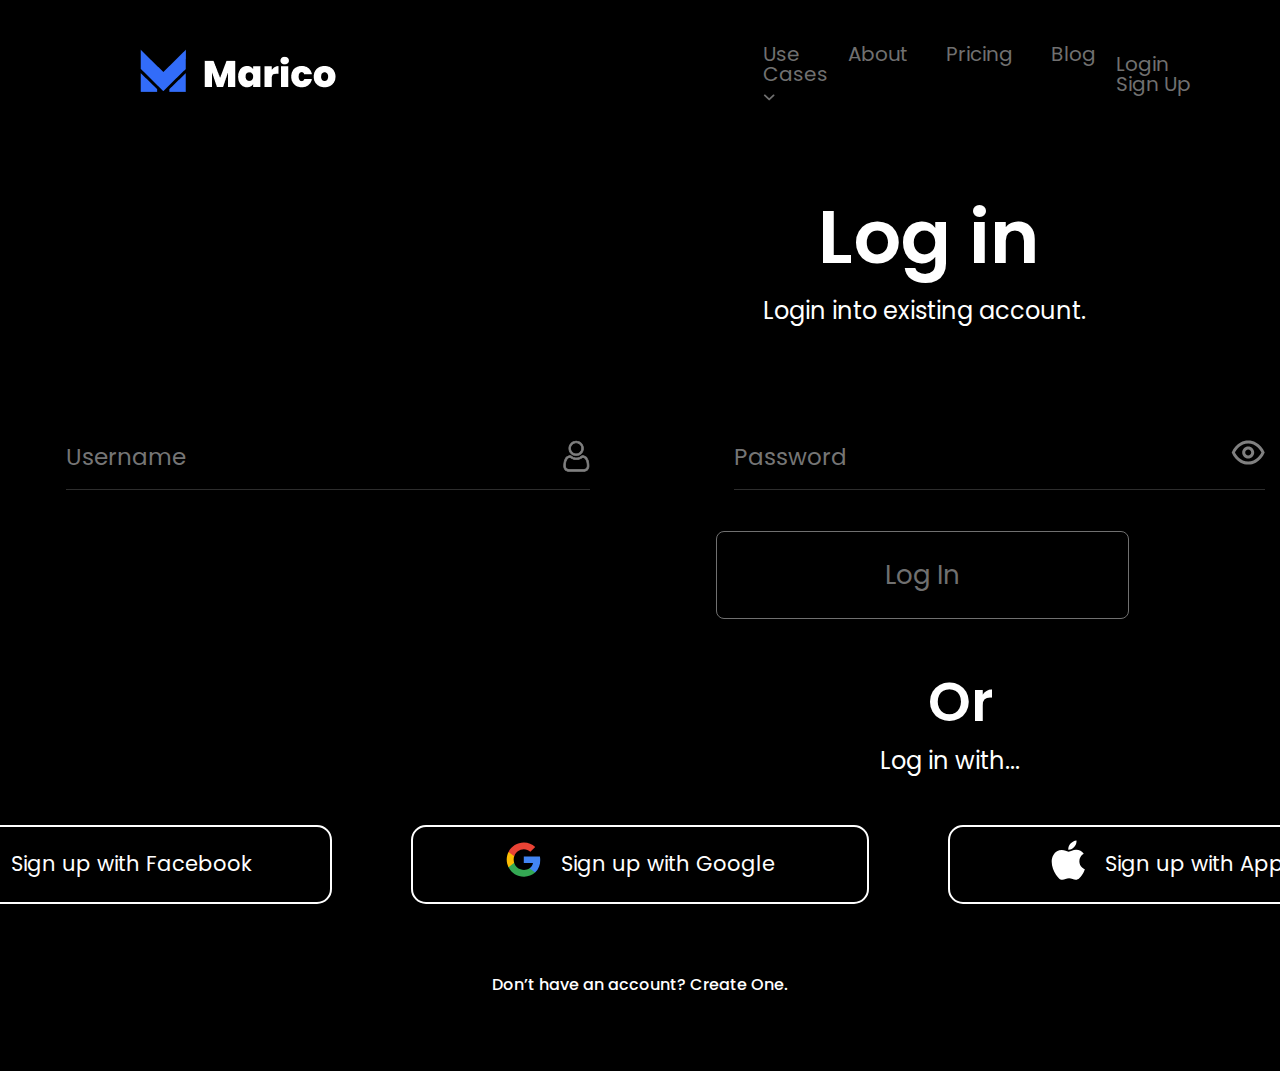
<file: Log_in.html>
<!DOCTYPE html>
<html lang="en">
<head>
  <meta charset="UTF-8">
  <meta http-equiv="X-UA-Compatible" content="IE=edge">
  <meta name="viewport" content="width=device-width, initial-scale=1.0">
  <link rel="stylesheet" href="css/fonts.css">
  <link rel="stylesheet" href="css/reset.css">
  <link rel="stylesheet" href="css/style.css">
  <title>Log in</title>
</head>
<body>
  <header>
    <div class="wrapper">
      <div class="header__top">
        <div class="container">
          <div class="header__top-inner">
            <a class="header__logo" href="Index.html"><img src="images/Company_logo.png" alt=""></a>
            <nav class="header__nav">
              <ul class="header__nav-list">
                <li class="header__nav-item">
                  <a class="header__nav-link" href="#">Use Cases <svg width="12" height="7" viewBox="0 0 12 7" fill="none" xmlns="http://www.w3.org/2000/svg">
                    <path fill-rule="evenodd" clip-rule="evenodd" d="M6.198 4.37289L2.19299 0.540894C1.96002 0.322952 1.59796 0.322952 1.36499 0.540894L1.01404 0.8769C0.904907 0.979691 0.843018 1.12297 0.843018 1.2729C0.843018 1.42282 0.904907 1.5661 1.01404 1.6689L5.78204 6.2319C6.01617 6.44975 6.37885 6.44975 6.61304 6.2319L11.377 1.6739C11.4861 1.57111 11.548 1.42783 11.548 1.2779C11.548 1.12798 11.4861 0.984695 11.377 0.881897L11.026 0.545898C10.7932 0.327454 10.4308 0.327454 10.198 0.545898L6.198 4.37289Z" fill="#707070"/>
                    </svg></a>
                </li>
                <li class="header__nav-item">
                  <a class="header__nav-link" href="About.html">About</a>
                </li>
                <li class="header__nav-item">
                  <a class="header__nav-link" href="Pricing.html">Pricing</a>
                </li>
                <li class="header__nav-item">
                  <a class="header__nav-link" href="Blog.html">Blog</a>
                </li>
              </ul>
            </nav>
            <div class="header__btn-box">
              <div class="header__user-nav">
                <a class="header__user-btn button" href="#">Login</a>
                <a class="header__user-btn button " href="Sign_up.html">Sign Up</a>
              </div>
            </div>
          </div>
        </div>
      </div>
      <div class="header__signUp">
        <div class="container">
          <div class="header__signUp-inner">
            <div class="header__signUp-top">
              <div class="header__top-title">
                <div class="header__title-su">Log in</div>
                <div class="header__text-su">Login into existing account.</div>
              </div>
              <ul class="header__signUp-body1">
                <li>
                  <label class="header__body-user">
                    <input type="text" class="header__user-text" placeholder="Username"></input> 
                    <div class="header__user-svg"><svg width="27" height="32" viewBox="0 0 27 32" fill="none" xmlns="http://www.w3.org/2000/svg">
                      <g opacity="0.5">
                      <path fill-rule="evenodd" clip-rule="evenodd" d="M13.152 15.6C15.0935 15.6267 16.9604 14.8531 18.314 13.461C19.7059 12.1076 20.4795 10.2411 20.453 8.29996C20.4797 6.35849 19.7061 4.49161 18.314 3.13797C15.4633 0.287659 10.8417 0.287659 7.99103 3.13797C6.59888 4.49152 5.82526 6.35846 5.85199 8.29996C5.82526 10.2415 6.59888 12.1085 7.99103 13.462C9.34467 14.8533 11.2111 15.6265 13.152 15.6ZM9.24701 4.39496C10.2827 3.35886 11.6876 2.77676 13.1525 2.77676C14.6174 2.77676 16.0223 3.35886 17.058 4.39496C18.1178 5.4144 18.7042 6.82974 18.676 8.29996C18.7045 9.77051 18.118 11.1863 17.058 12.206C16.0224 13.2421 14.6175 13.8242 13.1525 13.8242C11.6876 13.8242 10.2827 13.2421 9.24701 12.206C8.18652 11.1866 7.59967 9.77072 7.62799 8.29996C7.59967 6.82922 8.18652 5.41339 9.24701 4.39398V4.39496Z" fill="white"/>
                      <path d="M18.314 13.461L18.0699 13.2099L18.0631 13.217L18.314 13.461ZM20.453 8.29996L20.1029 8.29515L20.103 8.30473L20.453 8.29996ZM18.314 3.13797L18.0665 3.3855L18.07 3.38889L18.314 3.13797ZM7.99103 3.13797L8.23504 3.38894L8.2385 3.38547L7.99103 3.13797ZM5.85199 8.29996L6.20209 8.30478L6.20196 8.29514L5.85199 8.29996ZM7.99103 13.462L8.24198 13.2178L8.23501 13.2111L7.99103 13.462ZM9.24701 4.39496H8.89701V5.2402L9.49455 4.64239L9.24701 4.39496ZM17.058 4.39496L16.8105 4.64245L16.8154 4.6472L17.058 4.39496ZM18.676 8.29996L18.3258 8.29324L18.3261 8.30674L18.676 8.29996ZM17.058 12.206L16.8154 11.9537L16.8105 11.9585L17.058 12.206ZM9.24701 12.206L9.4946 11.9585L9.48956 11.9536L9.24701 12.206ZM7.62799 8.29996L7.97819 8.3067L7.97793 8.29322L7.62799 8.29996ZM9.24701 4.39398H9.59701V3.57206L9.00446 4.14166L9.24701 4.39398ZM13.1472 15.9499C15.1849 15.978 17.1443 15.1661 18.565 13.705L18.0631 13.217C16.7766 14.5402 15.0021 15.2754 13.1569 15.25L13.1472 15.9499ZM18.558 13.7119C20.0188 12.2915 20.8308 10.3326 20.803 8.29518L20.103 8.30473C20.1282 10.1497 19.3929 11.9237 18.07 13.21L18.558 13.7119ZM20.803 8.30476C20.831 6.26711 20.019 4.30774 18.558 2.88705L18.07 3.38889C19.3931 4.67548 20.1284 6.44987 20.103 8.29515L20.803 8.30476ZM18.5615 2.89046C15.574 -0.0965041 10.7309 -0.0965079 7.74356 2.89047L8.2385 3.38547C10.9525 0.671825 15.3525 0.671821 18.0666 3.38548L18.5615 2.89046ZM7.74704 2.88703C6.28592 4.30764 5.47396 6.26708 5.50202 8.30478L6.20196 8.29514C6.17655 6.44984 6.91184 4.67539 8.23501 3.38891L7.74704 2.88703ZM5.50202 8.29514C5.47397 10.3329 6.28591 12.2923 7.74704 13.7129L8.23501 13.2111C6.91184 11.9246 6.17655 10.1502 6.20196 8.30478L5.50202 8.29514ZM7.74017 13.7061C9.16086 15.1663 11.1197 15.9777 13.1568 15.9499L13.1473 15.25C11.3024 15.2752 9.52848 14.5403 8.24189 13.2179L7.74017 13.7061ZM9.49455 4.64239C10.4646 3.67196 11.7804 3.12676 13.1525 3.12676V2.42676C11.5947 2.42676 10.1008 3.04575 8.99947 4.14753L9.49455 4.64239ZM13.1525 3.12676C14.5246 3.12676 15.8404 3.67196 16.8105 4.6424L17.3056 4.14752C16.2042 3.04575 14.7103 2.42676 13.1525 2.42676V3.12676ZM16.8154 4.6472C17.8049 5.59903 18.3524 6.92052 18.3261 8.29325L19.026 8.30667C19.056 6.73896 18.4307 5.22976 17.3007 4.14272L16.8154 4.6472ZM18.3261 8.30674C18.3527 9.67976 17.8051 11.0017 16.8154 11.9537L17.3007 12.4582C18.431 11.3709 19.0564 9.86125 19.026 8.29317L18.3261 8.30674ZM16.8105 11.9585C15.8405 12.929 14.5246 13.4742 13.1525 13.4742V14.1742C14.7103 14.1742 16.2043 13.5552 17.3056 12.4534L16.8105 11.9585ZM13.1525 13.4742C11.7804 13.4742 10.4646 12.929 9.49455 11.9585L8.99947 12.4534C10.1008 13.5552 11.5947 14.1742 13.1525 14.1742V13.4742ZM9.48956 11.9536C8.49942 11.0018 7.95148 9.67992 7.97793 8.3067L7.27806 8.29322C7.24786 9.86153 7.87363 11.3713 9.00446 12.4583L9.48956 11.9536ZM7.97793 8.29322C7.95148 6.92003 8.49942 5.5981 9.48956 4.64631L9.00446 4.14166C7.87363 5.22868 7.24786 6.73842 7.27806 8.3067L7.97793 8.29322ZM8.89701 4.39398V4.39496H9.59701V4.39398H8.89701Z" fill="white"/>
                      <path fill-rule="evenodd" clip-rule="evenodd" d="M25.926 24.307C25.8783 23.6648 25.7961 23.0255 25.68 22.392C25.5654 21.7404 25.4081 21.097 25.209 20.466C25.0079 19.8403 24.7425 19.237 24.417 18.666C24.0969 18.0922 23.6951 17.568 23.224 17.11C22.7275 16.6434 22.145 16.2776 21.509 16.0331C20.8112 15.7627 20.0684 15.6269 19.32 15.633C18.8837 15.6789 18.4706 15.8528 18.133 16.133C17.777 16.365 17.361 16.633 16.897 16.933C16.3946 17.2315 15.8572 17.4666 15.297 17.633C14.027 18.0545 12.655 18.0545 11.385 17.633C10.8248 17.4668 10.2873 17.2317 9.78503 16.933C9.32501 16.639 8.909 16.3711 8.54803 16.133C8.21075 15.8529 7.79803 15.6789 7.362 15.633C6.61359 15.6267 5.87085 15.7625 5.17303 16.0331C4.53699 16.2775 3.95453 16.6433 3.45801 17.11C2.98706 17.5678 2.58514 18.0916 2.26501 18.665C1.93964 19.2361 1.67426 19.8393 1.47302 20.465C1.27411 21.0957 1.11676 21.7387 1.00201 22.39C0.88562 23.0238 0.803467 23.6634 0.756042 24.306C0.716003 24.885 0.695007 25.487 0.695007 26.096C0.631714 27.5197 1.17499 28.9036 2.19 29.904C3.23901 30.8606 4.6236 31.3639 6.04199 31.304H20.641C22.0594 31.3637 23.444 30.8606 24.493 29.904C25.5101 28.9046 26.0552 27.5205 25.993 26.096C25.993 25.485 25.972 24.883 25.932 24.306L25.926 24.307ZM23.268 28.618C22.5491 29.2608 21.6037 29.5905 20.641 29.534H6.047C5.08447 29.5907 4.13904 29.2614 3.41998 28.619C2.76025 27.9518 2.41711 27.0344 2.47699 26.098C2.47699 25.53 2.49603 24.969 2.53302 24.431C2.57599 23.8524 2.65009 23.2766 2.755 22.706C2.85565 22.1309 2.99396 21.563 3.16901 21.006C3.33295 20.4985 3.54871 20.0092 3.81299 19.546C4.04828 19.1223 4.34369 18.735 4.69 18.396C5.02087 18.088 5.40839 17.8473 5.83099 17.687C6.27826 17.5157 6.75214 17.4243 7.23102 17.417C7.29303 17.45 7.40399 17.517 7.58301 17.63C7.948 17.868 8.36902 18.139 8.83398 18.437C9.46277 18.8198 10.137 19.1221 10.841 19.337C12.4647 19.8723 14.2173 19.8723 15.841 19.337C16.5457 19.1222 17.2206 18.8198 17.85 18.437C18.326 18.137 18.735 17.869 19.1 17.631C19.279 17.514 19.39 17.451 19.452 17.418C19.9309 17.4254 20.4047 17.5168 20.852 17.688C21.2745 17.8485 21.662 18.0892 21.993 18.397C22.3395 18.7359 22.6349 19.1233 22.87 19.547C23.1345 20.0102 23.3503 20.4995 23.514 21.007C23.6891 21.564 23.8275 22.1319 23.928 22.707C24.0327 23.2776 24.1068 23.8535 24.15 24.432C24.188 24.968 24.207 25.532 24.207 26.098C24.267 27.0345 23.9239 27.9519 23.264 28.619L23.268 28.618Z" fill="white"/>
                      <path d="M25.926 24.307L25.577 24.333L25.6054 24.7159L25.9841 24.6522L25.926 24.307ZM25.68 22.392L25.3353 22.4526L25.3357 22.4551L25.68 22.392ZM25.209 20.466L25.5428 20.3607L25.5422 20.359L25.209 20.466ZM24.417 18.666L24.1113 18.8365L24.1129 18.8393L24.417 18.666ZM23.224 17.11L23.468 16.859L23.4637 16.855L23.224 17.11ZM21.509 16.0331L21.3826 16.3594L21.3834 16.3597L21.509 16.0331ZM19.32 15.633L19.3172 15.283L19.3003 15.2832L19.2834 15.2849L19.32 15.633ZM18.133 16.133L18.3241 16.4262L18.341 16.4152L18.3565 16.4024L18.133 16.133ZM16.897 16.933L17.0759 17.2342L17.0871 17.227L16.897 16.933ZM15.297 17.633L15.1973 17.2973L15.1868 17.3008L15.297 17.633ZM11.385 17.633L11.4953 17.3007L11.4846 17.2975L11.385 17.633ZM9.78503 16.933L9.59645 17.2281L9.60616 17.2339L9.78503 16.933ZM8.54803 16.133L8.32443 16.4023L8.33926 16.4146L8.35535 16.4252L8.54803 16.133ZM7.362 15.633L7.39864 15.2849L7.38184 15.2832L7.36494 15.283L7.362 15.633ZM5.17303 16.0331L5.29861 16.3597L5.29956 16.3594L5.17303 16.0331ZM3.45801 17.11L3.21826 16.855L3.21406 16.859L3.45801 17.11ZM2.26501 18.665L2.56913 18.8383L2.57062 18.8356L2.26501 18.665ZM1.47302 20.465L1.13983 20.3578L1.13923 20.3597L1.47302 20.465ZM1.00201 22.39L1.34627 22.4533L1.34671 22.4508L1.00201 22.39ZM0.756042 24.306L0.406988 24.2802L0.406876 24.2819L0.756042 24.306ZM0.695007 26.096L1.04466 26.1116L1.04501 26.1038V26.096H0.695007ZM2.19 29.904L1.94413 30.1535L1.95417 30.1626L2.19 29.904ZM6.04199 31.304V30.954H6.03462L6.02725 30.9544L6.04199 31.304ZM20.641 31.304L20.6557 30.9544L20.6484 30.954H20.641V31.304ZM24.493 29.904L24.729 30.1628L24.7383 30.1537L24.493 29.904ZM25.993 26.096H25.643V26.1037L25.6433 26.1113L25.993 26.096ZM25.932 24.306L26.2812 24.2818L26.2545 23.8968L25.8739 23.9609L25.932 24.306ZM23.268 28.618L23.5013 28.8789L23.1855 28.2779L23.268 28.618ZM20.641 29.534L20.6615 29.1846L20.6512 29.184H20.641V29.534ZM6.047 29.534V29.184H6.0367L6.02641 29.1846L6.047 29.534ZM3.41998 28.619L3.1711 28.8651L3.17871 28.8728L3.18679 28.88L3.41998 28.619ZM2.47699 26.098L2.82628 26.1203L2.82699 26.1092V26.098H2.47699ZM2.53302 24.431L2.18398 24.4051L2.18384 24.407L2.53302 24.431ZM2.755 22.706L3.09925 22.7693L3.09977 22.7664L2.755 22.706ZM3.16901 21.006L2.83594 20.8984L2.83511 20.9011L3.16901 21.006ZM3.81299 19.546L4.11702 19.7194L4.11896 19.7159L3.81299 19.546ZM4.69 18.396L4.45147 18.1397L4.44517 18.1459L4.69 18.396ZM5.83099 17.687L5.95509 18.0143L5.95617 18.0139L5.83099 17.687ZM7.23102 17.417L7.3954 17.108L7.31582 17.0657L7.22569 17.0671L7.23102 17.417ZM7.58301 17.63L7.77421 17.3368L7.76984 17.334L7.58301 17.63ZM8.83398 18.437L8.64507 18.7318L8.652 18.736L8.83398 18.437ZM10.841 19.337L10.9506 19.0045L10.9432 19.0023L10.841 19.337ZM15.841 19.337L15.7389 19.0021L15.7314 19.0046L15.841 19.337ZM17.85 18.437L18.0319 18.7361L18.0367 18.7331L17.85 18.437ZM19.1 17.631L19.2912 17.9242L19.2916 17.924L19.1 17.631ZM19.452 17.418L19.4574 17.068L19.3672 17.0666L19.2875 17.1091L19.452 17.418ZM20.852 17.688L20.7268 18.0149L20.7277 18.0152L20.852 17.688ZM21.993 18.397L22.2378 18.1467L22.2313 18.1407L21.993 18.397ZM22.87 19.547L22.5639 19.7168L22.5661 19.7206L22.87 19.547ZM23.514 21.007L23.8479 20.9021L23.8471 20.8996L23.514 21.007ZM23.928 22.707L23.5833 22.7673L23.5838 22.7701L23.928 22.707ZM24.207 26.098H23.857V26.1092L23.8577 26.1204L24.207 26.098ZM23.264 28.619L23.0152 28.3728L22.1476 29.2499L23.3465 28.9591L23.264 28.619ZM26.2751 24.2811C26.2264 23.6263 26.1427 22.9746 26.0243 22.3289L25.3357 22.4551C25.4496 23.0763 25.5302 23.7032 25.577 24.333L26.2751 24.2811ZM26.0247 22.3314C25.9075 21.6646 25.7465 21.0063 25.5428 20.3607L24.8752 20.5714C25.0697 21.1877 25.2234 21.8161 25.3353 22.4526L26.0247 22.3314ZM25.5422 20.359C25.3338 19.7102 25.0585 19.0847 24.7211 18.4927L24.1129 18.8393C24.4264 19.3893 24.6821 19.9704 24.8758 20.5731L25.5422 20.359ZM24.7227 18.4955C24.386 17.892 23.9634 17.3408 23.468 16.8591L22.98 17.361C23.4267 17.7953 23.8078 18.2923 24.1113 18.8365L24.7227 18.4955ZM23.4637 16.855C22.9341 16.3573 22.3129 15.9672 21.6347 15.7064L21.3834 16.3597C21.9771 16.588 22.5208 16.9295 22.9843 17.3651L23.4637 16.855ZM21.6355 15.7067C20.8964 15.4203 20.1097 15.2766 19.3172 15.283L19.3229 15.983C20.027 15.9773 20.7259 16.105 21.3826 16.3594L21.6355 15.7067ZM19.2834 15.2849C18.7784 15.338 18.3003 15.5394 17.9095 15.8637L18.3565 16.4024C18.641 16.1663 18.989 16.0197 19.3566 15.9811L19.2834 15.2849ZM17.9419 15.8398C17.5866 16.0713 17.1717 16.3386 16.707 16.6391L17.0871 17.227C17.5503 16.9274 17.9674 16.6587 18.3241 16.4262L17.9419 15.8398ZM16.7183 16.6321C16.2407 16.9158 15.7298 17.1393 15.1973 17.2975L15.3967 17.9685C15.9845 17.7939 16.5485 17.5471 17.0758 17.234L16.7183 16.6321ZM15.1868 17.3008C13.9884 17.6986 12.6936 17.6986 11.4953 17.3008L11.2748 17.9652C12.6163 18.4104 14.0657 18.4104 15.4072 17.9652L15.1868 17.3008ZM11.4846 17.2975C10.9521 17.1395 10.4413 16.916 9.96391 16.6322L9.60616 17.2339C10.1333 17.5473 10.6975 17.7941 11.2855 17.9686L11.4846 17.2975ZM9.97352 16.6381C9.5139 16.3444 9.09956 16.0775 8.74072 15.8408L8.35535 16.4252C8.71844 16.6647 9.13613 16.9337 9.59655 17.228L9.97352 16.6381ZM8.77164 15.8638C8.3812 15.5395 7.90342 15.3381 7.39864 15.2849L7.32536 15.9811C7.69265 16.0198 8.04031 16.1663 8.32443 16.4023L8.77164 15.8638ZM7.36494 15.283C6.57226 15.2764 5.78559 15.4202 5.0465 15.7067L5.29956 16.3594C5.95611 16.1048 6.65492 15.9771 7.35906 15.983L7.36494 15.283ZM5.04746 15.7064C4.36907 15.9671 3.74785 16.3572 3.2183 16.855L3.69772 17.365C4.16121 16.9294 4.7049 16.588 5.29861 16.3597L5.04746 15.7064ZM3.21406 16.859C2.71879 17.3404 2.2961 17.8913 1.95941 18.4944L2.57062 18.8356C2.87419 18.2919 3.25533 17.7951 3.70196 17.361L3.21406 16.859ZM1.96091 18.4917C1.62358 19.0838 1.34845 19.7092 1.13983 20.3578L1.80621 20.5722C2.00006 19.9695 2.2557 19.3884 2.56912 18.8383L1.96091 18.4917ZM1.13923 20.3597C0.935715 21.005 0.774725 21.6629 0.657323 22.3293L1.34671 22.4508C1.4588 21.8145 1.6125 21.1864 1.80682 20.5703L1.13923 20.3597ZM0.657772 22.3268C0.539106 22.9729 0.455345 23.625 0.406992 24.2802L1.10509 24.3318C1.15159 23.7017 1.23213 23.0747 1.34626 22.4533L0.657772 22.3268ZM0.406876 24.2819C0.366274 24.869 0.345007 25.4791 0.345007 26.096H1.04501C1.04501 25.495 1.06573 24.901 1.10521 24.3301L0.406876 24.2819ZM0.345353 26.0805C0.277658 27.6032 0.858712 29.0833 1.94431 30.1533L2.43569 29.6547C1.49126 28.7239 0.98577 27.4363 1.04466 26.1116L0.345353 26.0805ZM1.95417 30.1626C3.07142 31.1815 4.54607 31.7174 6.05674 31.6537L6.02725 30.9544C4.70112 31.0103 3.40661 30.5398 2.42584 29.6454L1.95417 30.1626ZM6.04199 31.654H20.641V30.954H6.04199V31.654ZM20.6263 31.6537C22.137 31.7173 23.6116 31.1814 24.7288 30.1626L24.2572 29.6454C23.2764 30.5397 21.9819 31.0102 20.6557 30.9544L20.6263 31.6537ZM24.7383 30.1537C25.8261 29.0847 26.4092 27.6044 26.3426 26.0808L25.6433 26.1113C25.7012 27.4367 25.194 28.7245 24.2477 29.6544L24.7383 30.1537ZM26.343 26.096C26.343 25.4771 26.3217 24.867 26.2812 24.2818L25.5828 24.3302C25.6223 24.899 25.643 25.4929 25.643 26.096H26.343ZM25.8739 23.9609L25.8679 23.9619L25.9841 24.6522L25.9901 24.6512L25.8739 23.9609ZM23.0347 28.3571C22.3853 28.9378 21.5312 29.2356 20.6615 29.1846L20.6205 29.8834C21.6762 29.9453 22.713 29.5838 23.5013 28.8789L23.0347 28.3571ZM20.641 29.184H6.047V29.884H20.641V29.184ZM6.02641 29.1846C5.15687 29.2359 4.30277 28.9384 3.65318 28.358L3.18679 28.88C3.97531 29.5845 5.01207 29.9456 6.06758 29.8834L6.02641 29.1846ZM3.66887 28.3729C3.07938 27.7767 2.77278 26.957 2.82628 26.1203L2.1277 26.0757C2.06145 27.1118 2.44113 28.1268 3.1711 28.8651L3.66887 28.3729ZM2.82699 26.098C2.82699 25.5377 2.84578 24.9847 2.8822 24.455L2.18384 24.407C2.14629 24.9533 2.12699 25.5223 2.12699 26.098H2.82699ZM2.88206 24.4569C2.9241 23.8909 2.99659 23.3276 3.09923 22.7693L2.41078 22.6427C2.30358 23.2257 2.22788 23.814 2.18398 24.4051L2.88206 24.4569ZM3.09977 22.7664C3.19777 22.2063 3.33245 21.6533 3.50291 21.1109L2.83511 20.9011C2.65547 21.4727 2.51353 22.0555 2.41024 22.6457L3.09977 22.7664ZM3.50206 21.1136C3.65861 20.629 3.86465 20.1618 4.117 19.7194L3.50898 19.3726C3.23277 19.8567 3.00728 20.3681 2.83595 20.8984L3.50206 21.1136ZM4.11896 19.7159C4.33785 19.3218 4.61266 18.9615 4.93483 18.6461L4.44517 18.1459C4.07472 18.5085 3.75871 18.9229 3.50701 19.3761L4.11896 19.7159ZM4.92846 18.6522C5.22617 18.3751 5.57484 18.1585 5.95509 18.0143L5.7069 17.3597C5.24193 17.5361 4.81558 17.801 4.45155 18.1398L4.92846 18.6522ZM5.95617 18.0139C6.36516 17.8572 6.79847 17.7737 7.23635 17.767L7.22569 17.0671C6.7058 17.075 6.19136 17.1742 5.70582 17.3602L5.95617 18.0139ZM7.06664 17.726C7.11541 17.752 7.21571 17.812 7.39618 17.926L7.76984 17.334C7.59228 17.222 7.47065 17.1481 7.3954 17.108L7.06664 17.726ZM7.39183 17.9232C7.758 18.162 8.17994 18.4335 8.64512 18.7317L9.02285 18.1423C8.55809 17.8445 8.138 17.5741 7.77418 17.3368L7.39183 17.9232ZM8.652 18.736C9.30578 19.1339 10.0068 19.4483 10.7388 19.6718L10.9432 19.0023C10.2672 18.7959 9.61976 18.5056 9.01597 18.138L8.652 18.736ZM10.7314 19.6694C12.4263 20.2281 14.2558 20.2282 15.9506 19.6694L15.7314 19.0046C14.1789 19.5164 12.5031 19.5164 10.9506 19.0046L10.7314 19.6694ZM15.9431 19.6718C16.6757 19.4484 17.3775 19.1341 18.0319 18.7361L17.6682 18.138C17.0637 18.5056 16.4156 18.7959 15.7389 19.0022L15.9431 19.6718ZM18.0367 18.7331C18.5154 18.4313 18.9269 18.1617 19.2912 17.9242L18.9089 17.3378C18.5431 17.5763 18.1366 17.8426 17.6634 18.1409L18.0367 18.7331ZM19.2916 17.924C19.4631 17.8118 19.5651 17.7543 19.6165 17.7269L19.2875 17.1091C19.2149 17.1477 19.0949 17.2162 18.9085 17.3381L19.2916 17.924ZM19.4466 17.768C19.8846 17.7747 20.3178 17.8583 20.7268 18.0149L20.9771 17.3612C20.4916 17.1752 19.9773 17.0761 19.4574 17.068L19.4466 17.768ZM20.7277 18.0152C21.1081 18.1596 21.4568 18.3763 21.7546 18.6533L22.2313 18.1407C21.8673 17.8021 21.441 17.5373 20.9762 17.3608L20.7277 18.0152ZM21.7483 18.6472C22.0705 18.9624 22.3453 19.3227 22.5639 19.7168L23.176 19.3772C22.9245 18.9238 22.6084 18.5093 22.2377 18.1468L21.7483 18.6472ZM22.5661 19.7206C22.8185 20.1627 23.0246 20.6299 23.1809 21.1145L23.8471 20.8996C23.676 20.369 23.4504 19.8576 23.1739 19.3735L22.5661 19.7206ZM23.1802 21.112C23.3507 21.6543 23.4853 22.2073 23.5833 22.7673L24.2728 22.6467C24.1696 22.0565 24.0276 21.4737 23.8479 20.9021L23.1802 21.112ZM23.5838 22.7701C23.6861 23.3285 23.7587 23.892 23.801 24.4581L24.4991 24.406C24.4549 23.815 24.3792 23.2268 24.2723 22.6439L23.5838 22.7701ZM23.8009 24.4568C23.8382 24.984 23.857 25.5397 23.857 26.098H24.557C24.557 25.5244 24.5377 24.9521 24.4991 24.4073L23.8009 24.4568ZM23.8577 26.1204C23.9114 26.9571 23.6048 27.7768 23.0152 28.3728L23.5128 28.8651C24.243 28.1269 24.6227 27.1118 24.5563 26.0756L23.8577 26.1204ZM23.3465 28.9591L23.3505 28.9581L23.1855 28.2779L23.1815 28.2788L23.3465 28.9591Z" fill="white"/>
                      </g>
                      </svg>
                    </div>
                  </label>
                </li>
                <li>
                  <label class="header__body-user">
                    <input type="password" class="header__user-text" placeholder="Password"></input> 
                    <div class="header__user-svg"><svg width="34" height="25" viewBox="0 0 34 25" fill="none" xmlns="http://www.w3.org/2000/svg">
                      <g opacity="0.5">
                      <path fill-rule="evenodd" clip-rule="evenodd" d="M17.2 24.5121C14.5369 24.5304 11.9111 23.886 9.55902 22.6371C7.62 21.5832 5.88885 20.1855 4.45001 18.5121C2.88513 16.727 1.61884 14.7009 0.700012 12.5121C1.62097 10.3243 2.88708 8.29858 4.45001 6.51208C5.88885 4.83868 7.62 3.44098 9.55902 2.38708C11.9111 1.13812 14.5369 0.493774 17.2 0.512085C19.8631 0.493774 22.4889 1.13812 24.841 2.38708C26.78 3.44098 28.5112 4.83868 29.95 6.51208C31.5149 8.29718 32.7812 10.3232 33.7 12.5121C32.7791 14.6998 31.5129 16.7256 29.95 18.5121C28.5112 20.1855 26.78 21.5832 24.841 22.6371C22.4889 23.886 19.8631 24.5304 17.2 24.5121ZM17.2 3.51208C9.37299 3.51208 5.35303 9.81207 3.987 12.5171C5.33801 15.2211 9.33099 21.5121 17.2 21.5121C25.026 21.5121 29.048 15.2121 30.414 12.5061C29.064 9.8031 25.073 3.51208 17.2 3.51208ZM17.2 18.5121C13.8863 18.5121 11.2 15.8258 11.2 12.5121C11.2 9.19836 13.8863 6.51208 17.2 6.51208C20.5137 6.51208 23.2 9.19836 23.2 12.5121C23.1968 15.8243 20.5125 18.5087 17.2001 18.5121H17.2ZM17.2 9.51208C15.5432 9.51208 14.2 10.8552 14.2 12.5121C14.2 14.1689 15.5432 15.5121 17.2 15.5121C18.8569 15.5121 20.2 14.1689 20.2 12.5121C20.2 10.8552 18.8569 9.51208 17.2 9.51208Z" fill="white"/>
                      </g>
                      </svg>
                    </div>
                  </label>
                </li>
              </ul>
              <a class="header__boddy-button1 button" href="Index.html">Log In</a>
            </div>
            <div class="header__signUp-bottom">
              <div class="header__bottom-title">
                <div class="header__bottom-or">Or</div>
                <div class="header__bottom-text">Log in with...</div>
              </div>
              <ul class="header__bottom-list">
                <li class="header__bottom-item">
                  <a href="" class="header__bottom-link">
                    <div class="header__link-svg"><svg width="36" height="35" viewBox="0 0 36 35" fill="none" xmlns="http://www.w3.org/2000/svg">
                      <path fill-rule="evenodd" clip-rule="evenodd" d="M18.039 0.5C8.96814 0.493164 1.42709 7.48309 0.746796 16.5284C0.0664673 25.5737 6.47717 33.613 15.447 34.963L15.447 22.434H11.157V17.876H15.448V14.843C15.448 9.82098 17.894 7.61798 22.068 7.61798C23.257 7.60205 24.4456 7.67419 25.624 7.83398L25.624 11.813H22.777C21.006 11.813 20.387 13.492 20.387 15.386V17.877H25.579L24.879 22.434H20.386V35C29.4155 33.7645 35.9452 25.7464 35.3266 16.6538C34.708 7.56116 27.1526 0.501282 18.039 0.5H18.039Z" fill="#4267B2"/>
                      </svg>
                      </div>
                    <div class="header__link-text">Sign up with Facebook</div>
                  </a>
                </li>
                <li class="header__bottom-item">
                  <a href="" class="header__bottom-link">
                    <div class="header__link-svg"><svg width="35" height="35" viewBox="0 0 35 35" fill="none" xmlns="http://www.w3.org/2000/svg">
                      <path fill-rule="evenodd" clip-rule="evenodd" d="M34.22 17.9908C34.2209 16.8284 34.1207 15.666 33.9204 14.5189L17.798 14.5168V21.1009H27.033C26.6514 23.2282 25.4166 25.1069 23.6149 26.3009L23.615 30.5729H29.125C32.5281 27.2894 34.3797 22.717 34.22 17.9908Z" fill="#4285F4"/>
                      <path fill-rule="evenodd" clip-rule="evenodd" d="M17.798 34.696C21.9634 34.8129 26.0166 33.3365 29.131 30.568L23.619 26.297C20.9308 28.0165 17.6006 28.4025 14.5902 27.3436C11.5799 26.2847 9.22479 23.8988 8.20502 20.875H2.51904V25.275C5.42194 31.0508 11.3337 34.696 17.798 34.696Z" fill="#34A853"/>
                      <path fill-rule="evenodd" clip-rule="evenodd" d="M8.198 20.8748C7.48187 18.7516 7.48187 16.452 8.198 14.3288V9.9248H2.51898C0.0940552 14.7556 0.0940552 20.4481 2.51898 25.2788L8.198 20.8748Z" fill="#FBBC04"/>
                      <path fill-rule="evenodd" clip-rule="evenodd" d="M17.798 7.26697C20.236 7.22754 22.5917 8.14807 24.357 9.82996L29.238 4.94897C26.1423 2.04431 22.0427 0.450378 17.798 0.500916C11.3329 0.499878 5.42029 4.1463 2.51904 9.92395L8.198 14.3239C9.55444 10.1564 13.4156 7.31647 17.798 7.26294V7.26697Z" fill="#EA4335"/>
                      </svg>
                      </div>
                    <div class="header__link-text">Sign up with Google</div>
                  </a>
                </li>
                <li class="header__bottom-item">
                  <a href="" class="header__bottom-link">
                    <div class="header__link-svg"><svg width="34" height="40" viewBox="0 0 34 40" fill="none" xmlns="http://www.w3.org/2000/svg">
                      <path fill-rule="evenodd" clip-rule="evenodd" d="M33.121 31.138C32.5474 32.4733 31.8391 33.7465 31.007 34.938C30.2238 36.1323 29.3106 37.2361 28.284 38.229C27.3508 39.1618 26.1022 39.7116 24.784 39.77C23.6673 39.721 22.5704 39.4589 21.5521 38.998C20.4526 38.5191 19.2708 38.2579 18.072 38.229C16.841 38.2533 15.6263 38.5143 14.494 38.998C13.5158 39.4395 12.4708 39.7142 11.402 39.811C10.0433 39.7946 8.75043 39.223 7.82404 38.229C6.75275 37.201 5.79779 36.0585 4.97601 34.822C3.69269 32.9815 2.67877 30.9672 1.96503 28.84C1.15057 26.55 0.723083 24.1404 0.700012 21.71C0.635559 19.3262 1.22711 16.9705 2.4101 14.9C3.27167 13.4044 4.50482 12.1564 5.99005 11.277C7.45416 10.4009 9.12482 9.9295 10.831 9.91101C12.1193 9.9873 13.3853 10.2819 14.575 10.782C15.5233 11.1996 16.5215 11.493 17.545 11.655C18.6734 11.4196 19.7763 11.075 20.8381 10.626C22.2574 10.049 23.7827 9.77802 25.314 9.83099C28.2706 9.90753 31.0228 11.3567 32.759 13.751C29.9877 15.2238 28.2872 18.1367 28.367 21.274C28.3373 23.6525 29.3296 25.9294 31.092 27.527C31.8829 28.2837 32.8058 28.889 33.815 29.313C33.5964 29.9464 33.3651 30.5537 33.121 31.135V31.138ZM25.535 1.28699C25.5089 3.32031 24.7448 5.2749 23.3851 6.78693C21.657 8.80701 19.567 9.974 17.301 9.78699C17.2706 9.53986 17.2552 9.29102 17.2551 9.04199C17.3237 6.97534 18.1334 5.00232 19.5359 3.48303C20.3144 2.6106 21.2592 1.9024 22.315 1.40002C23.3035 0.889587 24.3847 0.583496 25.494 0.5C25.5222 0.761047 25.5358 1.02344 25.535 1.28601V1.28699Z" fill="white"/>
                      </svg>
                      </div>
                    <div class="header__link-text">Sign up with Apple</div>
                  </a>
                </li>
              </ul>
              <a class="header__bottom-txt" href="Sign_up.html">Don’t have an account? Create One.</a>
            </div>
          </div>
        </div>
      </div>
    </div>
  </header>
</body>
</html>
</file>
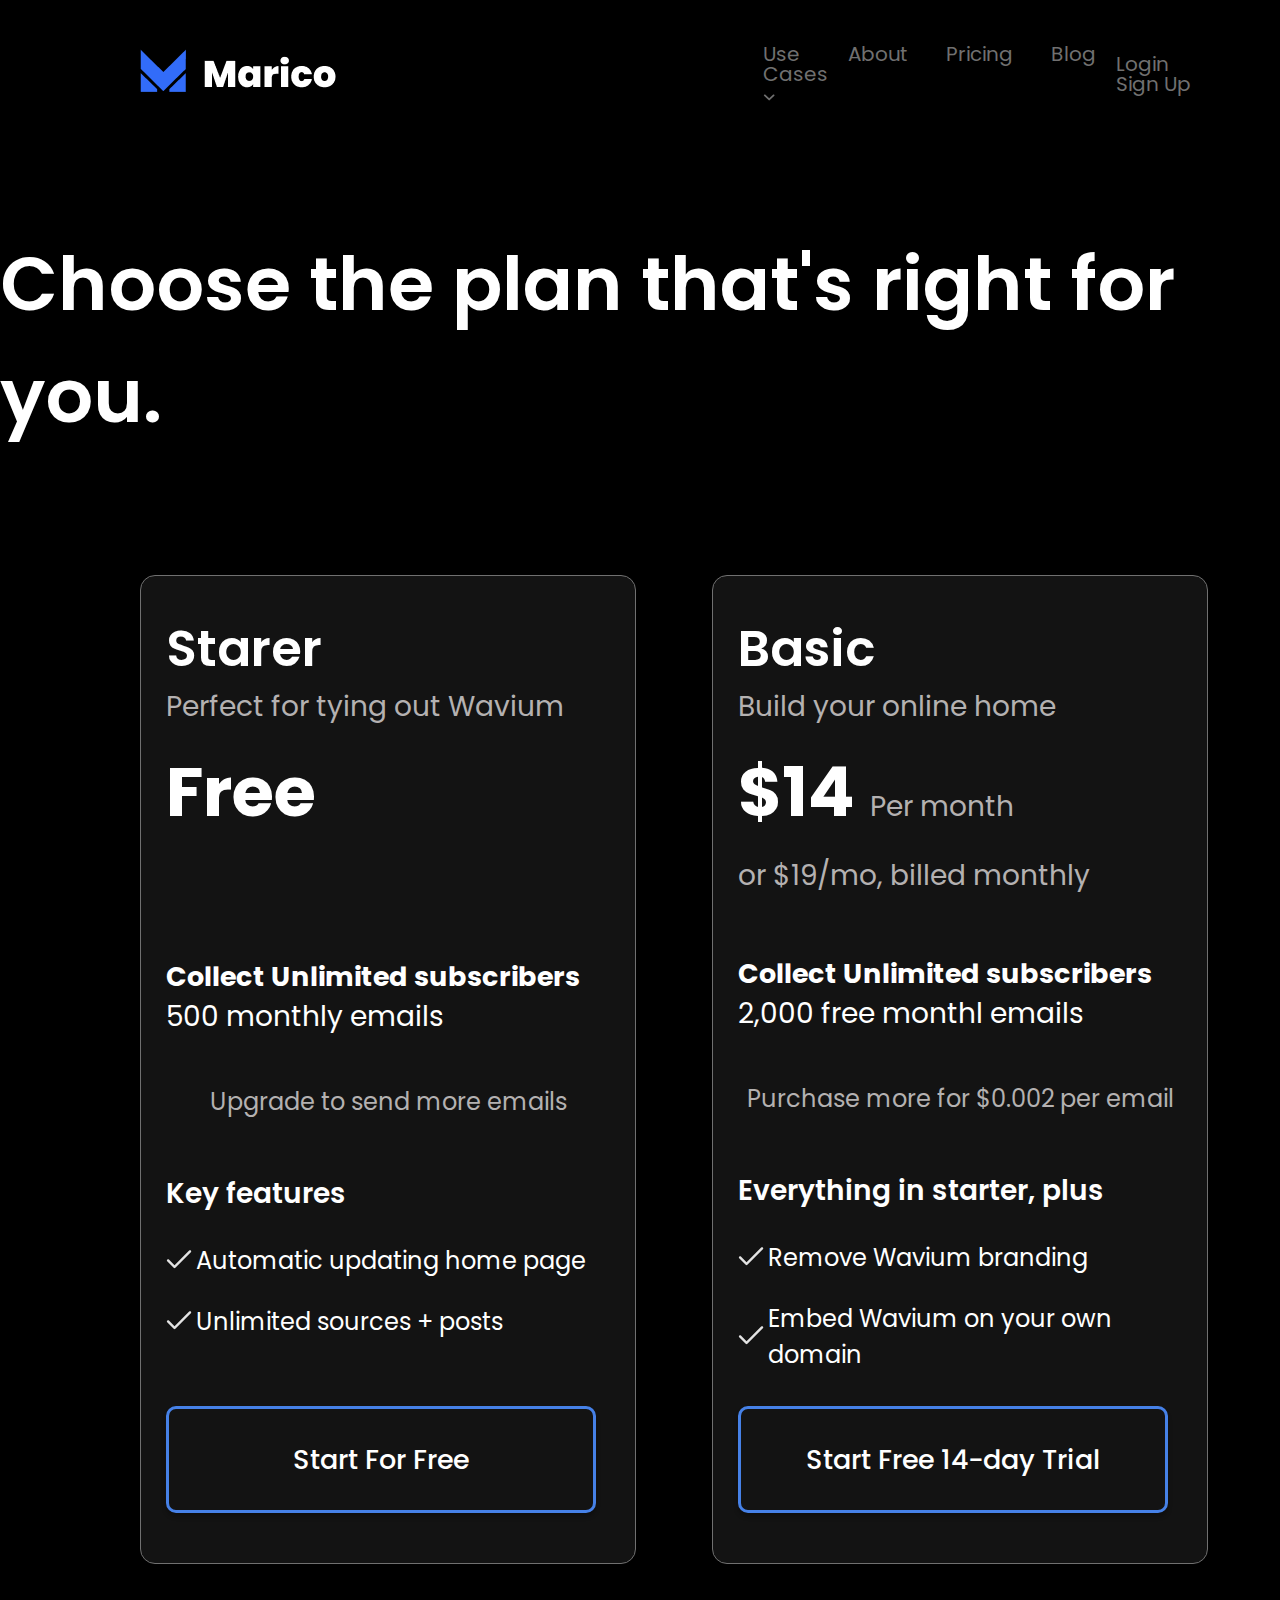
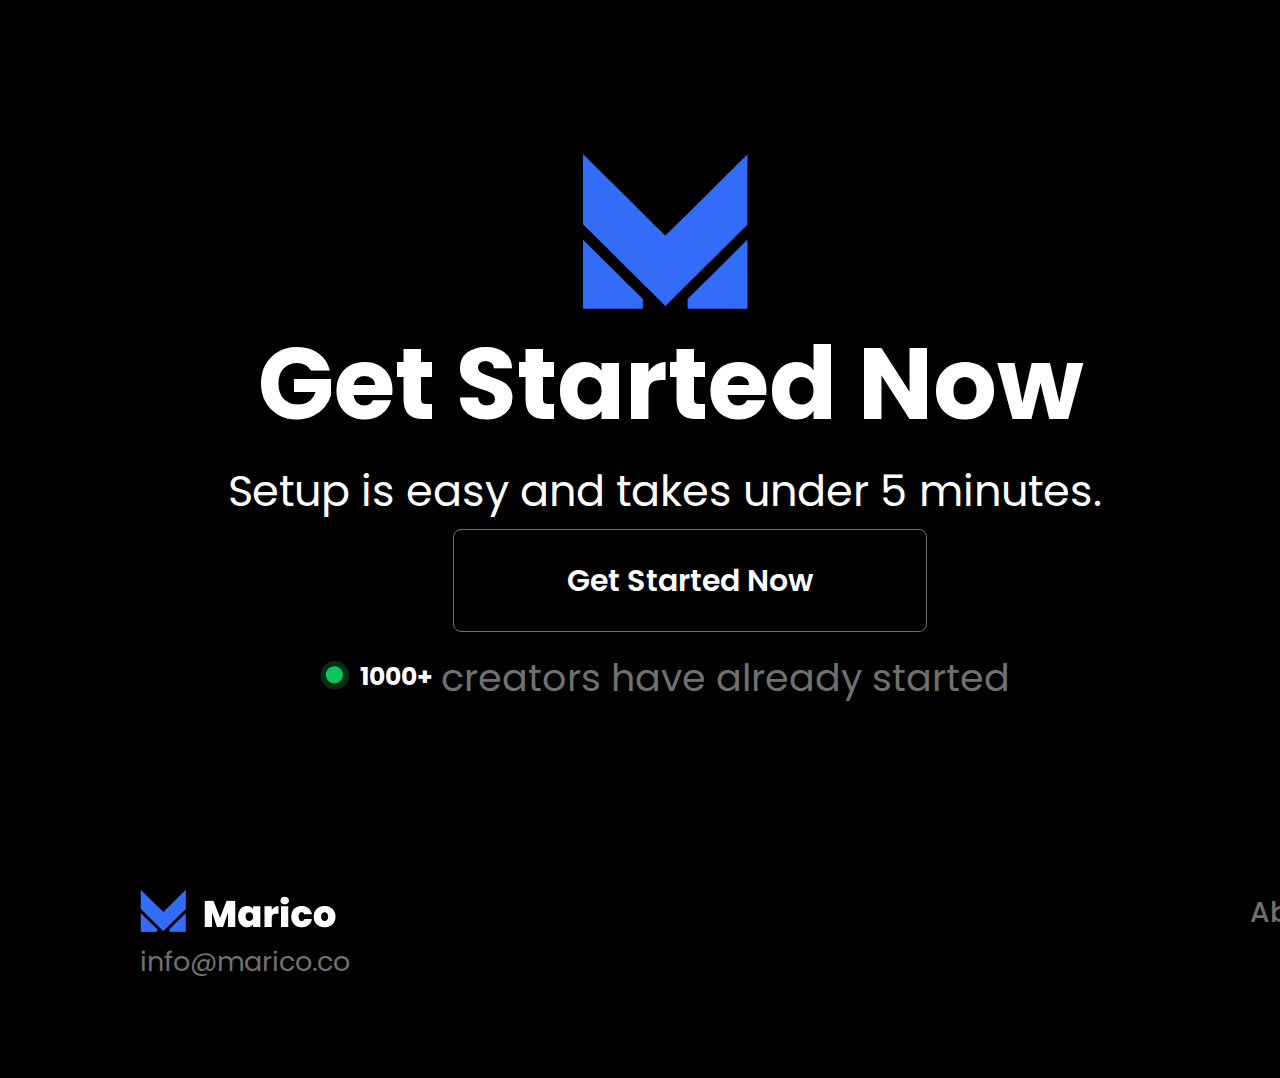
<file: Pricing.html>
<!DOCTYPE html>
<html lang="en">
<head>
  <meta charset="UTF-8">
  <meta http-equiv="X-UA-Compatible" content="IE=edge">
  <meta name="viewport" content="width=device-width, initial-scale=1.0">
  <link rel="stylesheet" href="css/fonts.css">
  <link rel="stylesheet" href="css/reset.css">
  <link rel="stylesheet" href="css/style.css">
  <title>Pricing</title>
</head>
<body>
  <div class="wrapper">
    <header>
      <div class="header__top">
        <div class="container">
          <div class="header__top-inner">
            <a class="header__logo" href="Index.html"><img src="images/Company_logo.png" alt=""></a>
            <nav class="header__nav">
              <ul class="header__nav-list">
                <li class="header__nav-item">
                  <a class="header__nav-link" href="#">Use Cases <svg width="12" height="7" viewBox="0 0 12 7" fill="none" xmlns="http://www.w3.org/2000/svg">
                    <path fill-rule="evenodd" clip-rule="evenodd" d="M6.198 4.37289L2.19299 0.540894C1.96002 0.322952 1.59796 0.322952 1.36499 0.540894L1.01404 0.8769C0.904907 0.979691 0.843018 1.12297 0.843018 1.2729C0.843018 1.42282 0.904907 1.5661 1.01404 1.6689L5.78204 6.2319C6.01617 6.44975 6.37885 6.44975 6.61304 6.2319L11.377 1.6739C11.4861 1.57111 11.548 1.42783 11.548 1.2779C11.548 1.12798 11.4861 0.984695 11.377 0.881897L11.026 0.545898C10.7932 0.327454 10.4308 0.327454 10.198 0.545898L6.198 4.37289Z" fill="#707070"/>
                    </svg></a>
                </li>
                <li class="header__nav-item">
                  <a class="header__nav-link" href="About.html">About</a>
                </li>
                <li class="header__nav-item">
                  <a class="header__nav-link" href="Pricing.html">Pricing</a>
                </li>
                <li class="header__nav-item">
                  <a class="header__nav-link" href="Blog.html">Blog</a>
                </li>
              </ul>
            </nav>
            <div class="header__btn-box">
              <div class="header__user-nav">
                <a class="header__user-btn button" href="Log_in.html">Login</a>
                <a class="header__user-btn button " href="Sign_up.html">Sign Up</a>
              </div>
            </div>
          </div>
        </div>
      </div>
    </header>
    <main>
      <section class="main__plan plan">
        <div class="container">
          <div class="plan__inner">
            <div class="plan__title">Choose the plan that's right for you.</div>
            <ul class="plan__list">
              <li class="plan__item">
                <div class="plan__item-hz">
                  <div class="plan__item-title">Starer</div>
                  <div class="plan__item-subtitle">Perfect for tying out Wavium</div>
                  <div class="plan__item-price">Free</div>
                  <div class="plan__item-sub">Collect Unlimited subscribers <span>500 monthly emails</span></div>
                  <div class="plan__item-email">Upgrade to send more emails</div>
                  <div class="plan__item-plus">
                    <div class="plan__plus-title">Key features</div>
                    <div class="plan__plus-pl">
                      <div class="plan__plus-svg"><svg width="26" height="19" viewBox="0 0 26 19" fill="none" xmlns="http://www.w3.org/2000/svg">
                        <path fill-rule="evenodd" clip-rule="evenodd" d="M24.8704 0.61792C24.394 0.141724 23.6218 0.141724 23.1454 0.61792L8.53539 15.23L2.91739 9.61292C2.43838 9.15259 1.67912 9.16016 1.20938 9.62988C0.739624 10.0996 0.732071 10.8589 1.19238 11.3379L7.67139 17.8169C8.14778 18.2932 8.91998 18.2932 9.39639 17.8169L24.8704 2.3429C25.3466 1.86658 25.3466 1.09436 24.8704 0.61792Z" fill="#E3E3E3"/>
                        </svg>
                        </div>
                        <div class="plan__plus-text">Automatic updating home page</div>
                    </div>
                    <div class="plan__plus-pl">
                      <div class="plan__plus-svg"><svg width="26" height="19" viewBox="0 0 26 19" fill="none" xmlns="http://www.w3.org/2000/svg">
                        <path fill-rule="evenodd" clip-rule="evenodd" d="M24.8704 0.61792C24.394 0.141724 23.6218 0.141724 23.1454 0.61792L8.53539 15.23L2.91739 9.61292C2.43838 9.15259 1.67912 9.16016 1.20938 9.62988C0.739624 10.0996 0.732071 10.8589 1.19238 11.3379L7.67139 17.8169C8.14778 18.2932 8.91998 18.2932 9.39639 17.8169L24.8704 2.3429C25.3466 1.86658 25.3466 1.09436 24.8704 0.61792Z" fill="#E3E3E3"/>
                        </svg>
                        </div>
                        <div class="plan__plus-text">Unlimited sources + posts</div>
                    </div>
                  </div>
                  <a class="plan__item-btn button" href="#">Start For Free</a>
                </div>
              </li>
              <li class="plan__item">
                <div class="plan__item-hz">
                  <div class="plan__item-title">Basic</div>
                  <div class="plan__item-subtitle">Build your online home</div>
                  <div class="plan__item-price">$14 <span>Per month <br> or $19/mo, billed monthly</span></div>
                  <div class="plan__item-sub1">Collect Unlimited subscribers <span>2,000 free monthl emails</span></div>
                  <div class="plan__item-email">Purchase more for $0.002 per email</div>
                  <div class="plan__item-plus1">
                    <div class="plan__plus-title">Everything in starter, plus</div>
                    <div class="plan__plus-pl">
                      <div class="plan__plus-svg"><svg width="26" height="19" viewBox="0 0 26 19" fill="none" xmlns="http://www.w3.org/2000/svg">
                        <path fill-rule="evenodd" clip-rule="evenodd" d="M24.8704 0.61792C24.394 0.141724 23.6218 0.141724 23.1454 0.61792L8.53539 15.23L2.91739 9.61292C2.43838 9.15259 1.67912 9.16016 1.20938 9.62988C0.739624 10.0996 0.732071 10.8589 1.19238 11.3379L7.67139 17.8169C8.14778 18.2932 8.91998 18.2932 9.39639 17.8169L24.8704 2.3429C25.3466 1.86658 25.3466 1.09436 24.8704 0.61792Z" fill="#E3E3E3"/>
                        </svg>
                        </div>
                        <div class="plan__plus-text">Remove Wavium branding</div>
                    </div>
                    <div class="plan__plus-pl">
                      <div class="plan__plus-svg"><svg width="26" height="19" viewBox="0 0 26 19" fill="none" xmlns="http://www.w3.org/2000/svg">
                        <path fill-rule="evenodd" clip-rule="evenodd" d="M24.8704 0.61792C24.394 0.141724 23.6218 0.141724 23.1454 0.61792L8.53539 15.23L2.91739 9.61292C2.43838 9.15259 1.67912 9.16016 1.20938 9.62988C0.739624 10.0996 0.732071 10.8589 1.19238 11.3379L7.67139 17.8169C8.14778 18.2932 8.91998 18.2932 9.39639 17.8169L24.8704 2.3429C25.3466 1.86658 25.3466 1.09436 24.8704 0.61792Z" fill="#E3E3E3"/>
                        </svg>
                        </div>
                        <div class="plan__plus-text">Embed Wavium on your own
                          domain</div>
                    </div>
                  </div>
                  <a class="plan__item-btn1 button" href="#">Start Free 14-day Trial</a>
                </div>
              </li>
              <li class="plan__item">
                <div class="plan__item-hz">
                  <div class="plan__item-title">Complete</div>
                  <div class="plan__item-subtitle">Enhanced engagement</div>
                  <div class="plan__item-price">$29 <span>Per month <br> or $34/mo, billed monthly</span></div>
                  <div class="plan__item-sub1">Collect Unlimited subscribers <span>10,000 free monthly emails</span></div>
                  <div class="plan__item-email">Purchase more for $0.002 per email</div>
                  <div class="plan__item-plus">
                    <div class="plan__plus-title">Everything in basic, plus s</div>
                    <div class="plan__plus-pl">
                      <div class="plan__plus-svg"><svg width="26" height="19" viewBox="0 0 26 19" fill="none" xmlns="http://www.w3.org/2000/svg">
                        <path fill-rule="evenodd" clip-rule="evenodd" d="M24.8704 0.61792C24.394 0.141724 23.6218 0.141724 23.1454 0.61792L8.53539 15.23L2.91739 9.61292C2.43838 9.15259 1.67912 9.16016 1.20938 9.62988C0.739624 10.0996 0.732071 10.8589 1.19238 11.3379L7.67139 17.8169C8.14778 18.2932 8.91998 18.2932 9.39639 17.8169L24.8704 2.3429C25.3466 1.86658 25.3466 1.09436 24.8704 0.61792Z" fill="#E3E3E3"/>
                        </svg>
                        </div>
                        <div class="plan__plus-text">Collect text massage subscribers</div>
                    </div>
                    <div class="plan__plus-pl">
                      <div class="plan__plus-svg"><svg width="26" height="19" viewBox="0 0 26 19" fill="none" xmlns="http://www.w3.org/2000/svg">
                        <path fill-rule="evenodd" clip-rule="evenodd" d="M24.8704 0.61792C24.394 0.141724 23.6218 0.141724 23.1454 0.61792L8.53539 15.23L2.91739 9.61292C2.43838 9.15259 1.67912 9.16016 1.20938 9.62988C0.739624 10.0996 0.732071 10.8589 1.19238 11.3379L7.67139 17.8169C8.14778 18.2932 8.91998 18.2932 9.39639 17.8169L24.8704 2.3429C25.3466 1.86658 25.3466 1.09436 24.8704 0.61792Z" fill="#E3E3E3"/>
                        </svg>
                        </div>
                        <div class="plan__plus-text">Share posts over text massage</div>
                    </div>
                  </div>
                  <a class="plan__item-btn1 button" href="#">Start Free 14-day Trial</a>
                </div>
              </li>
            </ul>
          </div>
        </div>
      </section>
    </main>
    <footer>
      <div class="top__footer">
        <div class="container">
          <div class="top__footer-inner">
            <div class="top__footer-content">
              <div class="top__footer-logo"><img src="images/Logo.png" alt=""></div>
              <div class="top__footer-title">Get Started Now</div>
              <div class="top__footer-text">Setup is easy and takes under 5 minutes.</div>
              <a class="top__footer-btn button" href="#">Get Started Now</a>
              <div class="footer__creators">
                <div class="footer__creators-svg"><svg width="30" height="29" viewBox="0 0 30 29" fill="none" xmlns="http://www.w3.org/2000/svg">
                  <path fill-rule="evenodd" clip-rule="evenodd" d="M14.3881 5.25732C19.1096 5.25732 22.9371 9.08484 22.9371 13.8063C22.9371 18.5278 19.1096 22.3553 14.3881 22.3553C9.66663 22.3553 5.83911 18.5278 5.83911 13.8063C5.83911 9.08484 9.66663 5.25732 14.3881 5.25732Z" fill="#0FC65C"/>
                  <path opacity="0.24" fill-rule="evenodd" clip-rule="evenodd" d="M14.882 0.000244141C22.7797 0.000244141 29.182 6.40259 29.182 14.3002C29.182 22.1979 22.7797 28.6002 14.882 28.6002C6.98438 28.6002 0.582031 22.1979 0.582031 14.3002C0.582031 6.40259 6.98438 0.000244141 14.882 0.000244141Z" fill="#0FC65C"/>
                  </svg>
                </div>
                <div class="footer__creators-hz">1000+</div>
                <div class="footer__creators-text">creators have already started</div>
              </div>
            </div>
          </div>
        </div>
      </div>
      <div class="bottom__footer">
        <div class="container">
          <div class="bottom__footer-inner">
            <div>
              <a class="bottom__footer-log" href="#"><img src="images/Company_logo.png" alt=""></a>
              <div class="bottom__foter-soc" ><a href=mailto:info@marico.co>info@marico.co</a></div>
            </div>
            <ul class="bottom__footer-list1">
              <li class="bottom__footer-item">
                <a class="bottom__footer-link" href="About.html">About</a>
              </li>
              <li class="bottom__footer-item">
                <a class="bottom__footer-link" href="Pricing.html">Pricing</a>
              </li>
              <li class="bottom__footer-item">
                <a class="bottom__footer-link" href="Blog.html">Blog</a>
              </li>
              <li class="bottom__footer-item">
                <a class="bottom__footer-link" href="Sign_up.html">Sign in</a>
              </li>
            </ul>
          </div>
        </div>
      </div>
    </footer>
  </div>
</body>
</html>
</file>
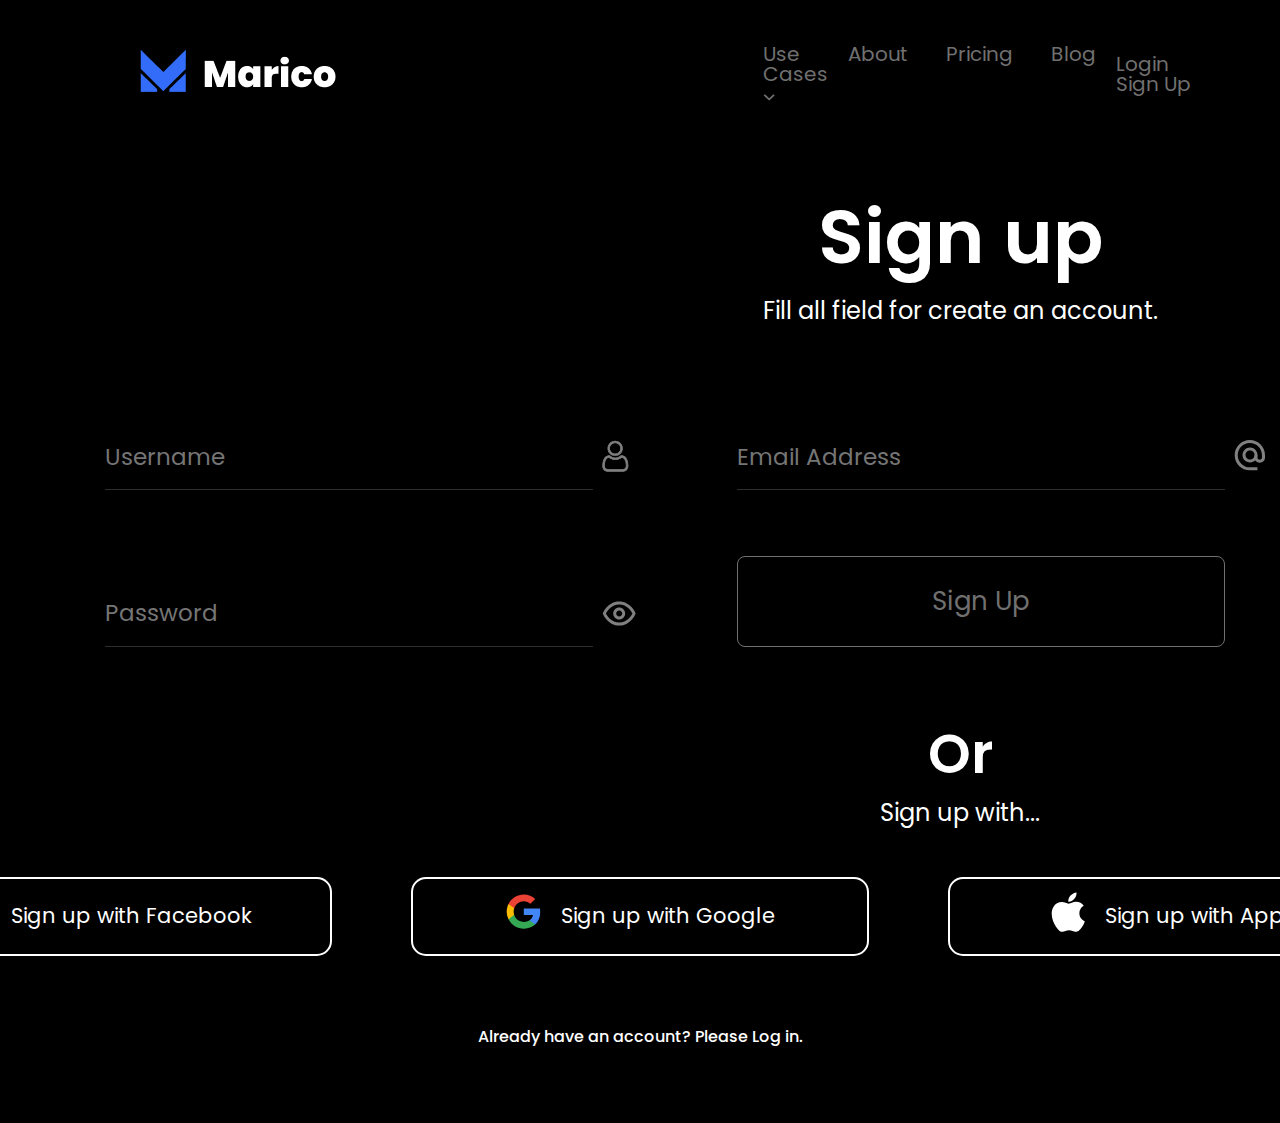
<file: Sign_up.html>
<!DOCTYPE html>
<html lang="en">
<head>
  <meta charset="UTF-8">
  <meta http-equiv="X-UA-Compatible" content="IE=edge">
  <meta name="viewport" content="width=device-width, initial-scale=1.0">
  <link rel="stylesheet" href="css/fonts.css">
  <link rel="stylesheet" href="css/reset.css">
  <link rel="stylesheet" href="css/style.css">
  <title>Sign Up</title>
</head>
<body>
  <header>
    <div class="wrapper">
      <div class="header__top">
        <div class="container">
          <div class="header__top-inner">
            <a class="header__logo" href="Index.html"><img src="images/Company_logo.png" alt=""></a>
            <nav class="header__nav">
              <ul class="header__nav-list">
                <li class="header__nav-item">
                  <a class="header__nav-link" href="#">Use Cases <svg width="12" height="7" viewBox="0 0 12 7" fill="none" xmlns="http://www.w3.org/2000/svg">
                    <path fill-rule="evenodd" clip-rule="evenodd" d="M6.198 4.37289L2.19299 0.540894C1.96002 0.322952 1.59796 0.322952 1.36499 0.540894L1.01404 0.8769C0.904907 0.979691 0.843018 1.12297 0.843018 1.2729C0.843018 1.42282 0.904907 1.5661 1.01404 1.6689L5.78204 6.2319C6.01617 6.44975 6.37885 6.44975 6.61304 6.2319L11.377 1.6739C11.4861 1.57111 11.548 1.42783 11.548 1.2779C11.548 1.12798 11.4861 0.984695 11.377 0.881897L11.026 0.545898C10.7932 0.327454 10.4308 0.327454 10.198 0.545898L6.198 4.37289Z" fill="#707070"/>
                    </svg></a>
                </li>
                <li class="header__nav-item">
                  <a class="header__nav-link" href="Pricing.html">About</a>
                </li>
                <li class="header__nav-item">
                  <a class="header__nav-link" href="Pricing.html">Pricing</a>
                </li>
                <li class="header__nav-item">
                  <a class="header__nav-link" href="Blog.html">Blog</a>
                </li>
              </ul>
            </nav>
            <div class="header__btn-box">
              <div class="header__user-nav">
                <a class="header__user-btn button" href="Log_in.html">Login</a>
                <a class="header__user-btn button " href="Sign_up.html">Sign Up</a>
              </div>
            </div>
          </div>
        </div>
      </div>
      <div class="header__signUp">
        <div class="container">
          <div class="header__signUp-inner">
            <div class="header__signUp-top">
              <div class="header__top-title">
                <div class="header__title-su">Sign up</div>
                <div class="header__text-su">Fill all field for create an  account.</div>
              </div>
              <div class="header__signUp-body">
                <label class="header__body-user">
                  <input type="text" class="header__user-text" placeholder="Username"></input> 
                  <div class="header__user-svg"><svg width="27" height="32" viewBox="0 0 27 32" fill="none" xmlns="http://www.w3.org/2000/svg">
                    <g opacity="0.5">
                    <path fill-rule="evenodd" clip-rule="evenodd" d="M13.152 15.6C15.0935 15.6267 16.9604 14.8531 18.314 13.461C19.7059 12.1076 20.4795 10.2411 20.453 8.29996C20.4797 6.35849 19.7061 4.49161 18.314 3.13797C15.4633 0.287659 10.8417 0.287659 7.99103 3.13797C6.59888 4.49152 5.82526 6.35846 5.85199 8.29996C5.82526 10.2415 6.59888 12.1085 7.99103 13.462C9.34467 14.8533 11.2111 15.6265 13.152 15.6ZM9.24701 4.39496C10.2827 3.35886 11.6876 2.77676 13.1525 2.77676C14.6174 2.77676 16.0223 3.35886 17.058 4.39496C18.1178 5.4144 18.7042 6.82974 18.676 8.29996C18.7045 9.77051 18.118 11.1863 17.058 12.206C16.0224 13.2421 14.6175 13.8242 13.1525 13.8242C11.6876 13.8242 10.2827 13.2421 9.24701 12.206C8.18652 11.1866 7.59967 9.77072 7.62799 8.29996C7.59967 6.82922 8.18652 5.41339 9.24701 4.39398V4.39496Z" fill="white"/>
                    <path d="M18.314 13.461L18.0699 13.2099L18.0631 13.217L18.314 13.461ZM20.453 8.29996L20.1029 8.29515L20.103 8.30473L20.453 8.29996ZM18.314 3.13797L18.0665 3.3855L18.07 3.38889L18.314 3.13797ZM7.99103 3.13797L8.23504 3.38894L8.2385 3.38547L7.99103 3.13797ZM5.85199 8.29996L6.20209 8.30478L6.20196 8.29514L5.85199 8.29996ZM7.99103 13.462L8.24198 13.2178L8.23501 13.2111L7.99103 13.462ZM9.24701 4.39496H8.89701V5.2402L9.49455 4.64239L9.24701 4.39496ZM17.058 4.39496L16.8105 4.64245L16.8154 4.6472L17.058 4.39496ZM18.676 8.29996L18.3258 8.29324L18.3261 8.30674L18.676 8.29996ZM17.058 12.206L16.8154 11.9537L16.8105 11.9585L17.058 12.206ZM9.24701 12.206L9.4946 11.9585L9.48956 11.9536L9.24701 12.206ZM7.62799 8.29996L7.97819 8.3067L7.97793 8.29322L7.62799 8.29996ZM9.24701 4.39398H9.59701V3.57206L9.00446 4.14166L9.24701 4.39398ZM13.1472 15.9499C15.1849 15.978 17.1443 15.1661 18.565 13.705L18.0631 13.217C16.7766 14.5402 15.0021 15.2754 13.1569 15.25L13.1472 15.9499ZM18.558 13.7119C20.0188 12.2915 20.8308 10.3326 20.803 8.29518L20.103 8.30473C20.1282 10.1497 19.3929 11.9237 18.07 13.21L18.558 13.7119ZM20.803 8.30476C20.831 6.26711 20.019 4.30774 18.558 2.88705L18.07 3.38889C19.3931 4.67548 20.1284 6.44987 20.103 8.29515L20.803 8.30476ZM18.5615 2.89046C15.574 -0.0965041 10.7309 -0.0965079 7.74356 2.89047L8.2385 3.38547C10.9525 0.671825 15.3525 0.671821 18.0666 3.38548L18.5615 2.89046ZM7.74704 2.88703C6.28592 4.30764 5.47396 6.26708 5.50202 8.30478L6.20196 8.29514C6.17655 6.44984 6.91184 4.67539 8.23501 3.38891L7.74704 2.88703ZM5.50202 8.29514C5.47397 10.3329 6.28591 12.2923 7.74704 13.7129L8.23501 13.2111C6.91184 11.9246 6.17655 10.1502 6.20196 8.30478L5.50202 8.29514ZM7.74017 13.7061C9.16086 15.1663 11.1197 15.9777 13.1568 15.9499L13.1473 15.25C11.3024 15.2752 9.52848 14.5403 8.24189 13.2179L7.74017 13.7061ZM9.49455 4.64239C10.4646 3.67196 11.7804 3.12676 13.1525 3.12676V2.42676C11.5947 2.42676 10.1008 3.04575 8.99947 4.14753L9.49455 4.64239ZM13.1525 3.12676C14.5246 3.12676 15.8404 3.67196 16.8105 4.6424L17.3056 4.14752C16.2042 3.04575 14.7103 2.42676 13.1525 2.42676V3.12676ZM16.8154 4.6472C17.8049 5.59903 18.3524 6.92052 18.3261 8.29325L19.026 8.30667C19.056 6.73896 18.4307 5.22976 17.3007 4.14272L16.8154 4.6472ZM18.3261 8.30674C18.3527 9.67976 17.8051 11.0017 16.8154 11.9537L17.3007 12.4582C18.431 11.3709 19.0564 9.86125 19.026 8.29317L18.3261 8.30674ZM16.8105 11.9585C15.8405 12.929 14.5246 13.4742 13.1525 13.4742V14.1742C14.7103 14.1742 16.2043 13.5552 17.3056 12.4534L16.8105 11.9585ZM13.1525 13.4742C11.7804 13.4742 10.4646 12.929 9.49455 11.9585L8.99947 12.4534C10.1008 13.5552 11.5947 14.1742 13.1525 14.1742V13.4742ZM9.48956 11.9536C8.49942 11.0018 7.95148 9.67992 7.97793 8.3067L7.27806 8.29322C7.24786 9.86153 7.87363 11.3713 9.00446 12.4583L9.48956 11.9536ZM7.97793 8.29322C7.95148 6.92003 8.49942 5.5981 9.48956 4.64631L9.00446 4.14166C7.87363 5.22868 7.24786 6.73842 7.27806 8.3067L7.97793 8.29322ZM8.89701 4.39398V4.39496H9.59701V4.39398H8.89701Z" fill="white"/>
                    <path fill-rule="evenodd" clip-rule="evenodd" d="M25.926 24.307C25.8783 23.6648 25.7961 23.0255 25.68 22.392C25.5654 21.7404 25.4081 21.097 25.209 20.466C25.0079 19.8403 24.7425 19.237 24.417 18.666C24.0969 18.0922 23.6951 17.568 23.224 17.11C22.7275 16.6434 22.145 16.2776 21.509 16.0331C20.8112 15.7627 20.0684 15.6269 19.32 15.633C18.8837 15.6789 18.4706 15.8528 18.133 16.133C17.777 16.365 17.361 16.633 16.897 16.933C16.3946 17.2315 15.8572 17.4666 15.297 17.633C14.027 18.0545 12.655 18.0545 11.385 17.633C10.8248 17.4668 10.2873 17.2317 9.78503 16.933C9.32501 16.639 8.909 16.3711 8.54803 16.133C8.21075 15.8529 7.79803 15.6789 7.362 15.633C6.61359 15.6267 5.87085 15.7625 5.17303 16.0331C4.53699 16.2775 3.95453 16.6433 3.45801 17.11C2.98706 17.5678 2.58514 18.0916 2.26501 18.665C1.93964 19.2361 1.67426 19.8393 1.47302 20.465C1.27411 21.0957 1.11676 21.7387 1.00201 22.39C0.88562 23.0238 0.803467 23.6634 0.756042 24.306C0.716003 24.885 0.695007 25.487 0.695007 26.096C0.631714 27.5197 1.17499 28.9036 2.19 29.904C3.23901 30.8606 4.6236 31.3639 6.04199 31.304H20.641C22.0594 31.3637 23.444 30.8606 24.493 29.904C25.5101 28.9046 26.0552 27.5205 25.993 26.096C25.993 25.485 25.972 24.883 25.932 24.306L25.926 24.307ZM23.268 28.618C22.5491 29.2608 21.6037 29.5905 20.641 29.534H6.047C5.08447 29.5907 4.13904 29.2614 3.41998 28.619C2.76025 27.9518 2.41711 27.0344 2.47699 26.098C2.47699 25.53 2.49603 24.969 2.53302 24.431C2.57599 23.8524 2.65009 23.2766 2.755 22.706C2.85565 22.1309 2.99396 21.563 3.16901 21.006C3.33295 20.4985 3.54871 20.0092 3.81299 19.546C4.04828 19.1223 4.34369 18.735 4.69 18.396C5.02087 18.088 5.40839 17.8473 5.83099 17.687C6.27826 17.5157 6.75214 17.4243 7.23102 17.417C7.29303 17.45 7.40399 17.517 7.58301 17.63C7.948 17.868 8.36902 18.139 8.83398 18.437C9.46277 18.8198 10.137 19.1221 10.841 19.337C12.4647 19.8723 14.2173 19.8723 15.841 19.337C16.5457 19.1222 17.2206 18.8198 17.85 18.437C18.326 18.137 18.735 17.869 19.1 17.631C19.279 17.514 19.39 17.451 19.452 17.418C19.9309 17.4254 20.4047 17.5168 20.852 17.688C21.2745 17.8485 21.662 18.0892 21.993 18.397C22.3395 18.7359 22.6349 19.1233 22.87 19.547C23.1345 20.0102 23.3503 20.4995 23.514 21.007C23.6891 21.564 23.8275 22.1319 23.928 22.707C24.0327 23.2776 24.1068 23.8535 24.15 24.432C24.188 24.968 24.207 25.532 24.207 26.098C24.267 27.0345 23.9239 27.9519 23.264 28.619L23.268 28.618Z" fill="white"/>
                    <path d="M25.926 24.307L25.577 24.333L25.6054 24.7159L25.9841 24.6522L25.926 24.307ZM25.68 22.392L25.3353 22.4526L25.3357 22.4551L25.68 22.392ZM25.209 20.466L25.5428 20.3607L25.5422 20.359L25.209 20.466ZM24.417 18.666L24.1113 18.8365L24.1129 18.8393L24.417 18.666ZM23.224 17.11L23.468 16.859L23.4637 16.855L23.224 17.11ZM21.509 16.0331L21.3826 16.3594L21.3834 16.3597L21.509 16.0331ZM19.32 15.633L19.3172 15.283L19.3003 15.2832L19.2834 15.2849L19.32 15.633ZM18.133 16.133L18.3241 16.4262L18.341 16.4152L18.3565 16.4024L18.133 16.133ZM16.897 16.933L17.0759 17.2342L17.0871 17.227L16.897 16.933ZM15.297 17.633L15.1973 17.2973L15.1868 17.3008L15.297 17.633ZM11.385 17.633L11.4953 17.3007L11.4846 17.2975L11.385 17.633ZM9.78503 16.933L9.59645 17.2281L9.60616 17.2339L9.78503 16.933ZM8.54803 16.133L8.32443 16.4023L8.33926 16.4146L8.35535 16.4252L8.54803 16.133ZM7.362 15.633L7.39864 15.2849L7.38184 15.2832L7.36494 15.283L7.362 15.633ZM5.17303 16.0331L5.29861 16.3597L5.29956 16.3594L5.17303 16.0331ZM3.45801 17.11L3.21826 16.855L3.21406 16.859L3.45801 17.11ZM2.26501 18.665L2.56913 18.8383L2.57062 18.8356L2.26501 18.665ZM1.47302 20.465L1.13983 20.3578L1.13923 20.3597L1.47302 20.465ZM1.00201 22.39L1.34627 22.4533L1.34671 22.4508L1.00201 22.39ZM0.756042 24.306L0.406988 24.2802L0.406876 24.2819L0.756042 24.306ZM0.695007 26.096L1.04466 26.1116L1.04501 26.1038V26.096H0.695007ZM2.19 29.904L1.94413 30.1535L1.95417 30.1626L2.19 29.904ZM6.04199 31.304V30.954H6.03462L6.02725 30.9544L6.04199 31.304ZM20.641 31.304L20.6557 30.9544L20.6484 30.954H20.641V31.304ZM24.493 29.904L24.729 30.1628L24.7383 30.1537L24.493 29.904ZM25.993 26.096H25.643V26.1037L25.6433 26.1113L25.993 26.096ZM25.932 24.306L26.2812 24.2818L26.2545 23.8968L25.8739 23.9609L25.932 24.306ZM23.268 28.618L23.5013 28.8789L23.1855 28.2779L23.268 28.618ZM20.641 29.534L20.6615 29.1846L20.6512 29.184H20.641V29.534ZM6.047 29.534V29.184H6.0367L6.02641 29.1846L6.047 29.534ZM3.41998 28.619L3.1711 28.8651L3.17871 28.8728L3.18679 28.88L3.41998 28.619ZM2.47699 26.098L2.82628 26.1203L2.82699 26.1092V26.098H2.47699ZM2.53302 24.431L2.18398 24.4051L2.18384 24.407L2.53302 24.431ZM2.755 22.706L3.09925 22.7693L3.09977 22.7664L2.755 22.706ZM3.16901 21.006L2.83594 20.8984L2.83511 20.9011L3.16901 21.006ZM3.81299 19.546L4.11702 19.7194L4.11896 19.7159L3.81299 19.546ZM4.69 18.396L4.45147 18.1397L4.44517 18.1459L4.69 18.396ZM5.83099 17.687L5.95509 18.0143L5.95617 18.0139L5.83099 17.687ZM7.23102 17.417L7.3954 17.108L7.31582 17.0657L7.22569 17.0671L7.23102 17.417ZM7.58301 17.63L7.77421 17.3368L7.76984 17.334L7.58301 17.63ZM8.83398 18.437L8.64507 18.7318L8.652 18.736L8.83398 18.437ZM10.841 19.337L10.9506 19.0045L10.9432 19.0023L10.841 19.337ZM15.841 19.337L15.7389 19.0021L15.7314 19.0046L15.841 19.337ZM17.85 18.437L18.0319 18.7361L18.0367 18.7331L17.85 18.437ZM19.1 17.631L19.2912 17.9242L19.2916 17.924L19.1 17.631ZM19.452 17.418L19.4574 17.068L19.3672 17.0666L19.2875 17.1091L19.452 17.418ZM20.852 17.688L20.7268 18.0149L20.7277 18.0152L20.852 17.688ZM21.993 18.397L22.2378 18.1467L22.2313 18.1407L21.993 18.397ZM22.87 19.547L22.5639 19.7168L22.5661 19.7206L22.87 19.547ZM23.514 21.007L23.8479 20.9021L23.8471 20.8996L23.514 21.007ZM23.928 22.707L23.5833 22.7673L23.5838 22.7701L23.928 22.707ZM24.207 26.098H23.857V26.1092L23.8577 26.1204L24.207 26.098ZM23.264 28.619L23.0152 28.3728L22.1476 29.2499L23.3465 28.9591L23.264 28.619ZM26.2751 24.2811C26.2264 23.6263 26.1427 22.9746 26.0243 22.3289L25.3357 22.4551C25.4496 23.0763 25.5302 23.7032 25.577 24.333L26.2751 24.2811ZM26.0247 22.3314C25.9075 21.6646 25.7465 21.0063 25.5428 20.3607L24.8752 20.5714C25.0697 21.1877 25.2234 21.8161 25.3353 22.4526L26.0247 22.3314ZM25.5422 20.359C25.3338 19.7102 25.0585 19.0847 24.7211 18.4927L24.1129 18.8393C24.4264 19.3893 24.6821 19.9704 24.8758 20.5731L25.5422 20.359ZM24.7227 18.4955C24.386 17.892 23.9634 17.3408 23.468 16.8591L22.98 17.361C23.4267 17.7953 23.8078 18.2923 24.1113 18.8365L24.7227 18.4955ZM23.4637 16.855C22.9341 16.3573 22.3129 15.9672 21.6347 15.7064L21.3834 16.3597C21.9771 16.588 22.5208 16.9295 22.9843 17.3651L23.4637 16.855ZM21.6355 15.7067C20.8964 15.4203 20.1097 15.2766 19.3172 15.283L19.3229 15.983C20.027 15.9773 20.7259 16.105 21.3826 16.3594L21.6355 15.7067ZM19.2834 15.2849C18.7784 15.338 18.3003 15.5394 17.9095 15.8637L18.3565 16.4024C18.641 16.1663 18.989 16.0197 19.3566 15.9811L19.2834 15.2849ZM17.9419 15.8398C17.5866 16.0713 17.1717 16.3386 16.707 16.6391L17.0871 17.227C17.5503 16.9274 17.9674 16.6587 18.3241 16.4262L17.9419 15.8398ZM16.7183 16.6321C16.2407 16.9158 15.7298 17.1393 15.1973 17.2975L15.3967 17.9685C15.9845 17.7939 16.5485 17.5471 17.0758 17.234L16.7183 16.6321ZM15.1868 17.3008C13.9884 17.6986 12.6936 17.6986 11.4953 17.3008L11.2748 17.9652C12.6163 18.4104 14.0657 18.4104 15.4072 17.9652L15.1868 17.3008ZM11.4846 17.2975C10.9521 17.1395 10.4413 16.916 9.96391 16.6322L9.60616 17.2339C10.1333 17.5473 10.6975 17.7941 11.2855 17.9686L11.4846 17.2975ZM9.97352 16.6381C9.5139 16.3444 9.09956 16.0775 8.74072 15.8408L8.35535 16.4252C8.71844 16.6647 9.13613 16.9337 9.59655 17.228L9.97352 16.6381ZM8.77164 15.8638C8.3812 15.5395 7.90342 15.3381 7.39864 15.2849L7.32536 15.9811C7.69265 16.0198 8.04031 16.1663 8.32443 16.4023L8.77164 15.8638ZM7.36494 15.283C6.57226 15.2764 5.78559 15.4202 5.0465 15.7067L5.29956 16.3594C5.95611 16.1048 6.65492 15.9771 7.35906 15.983L7.36494 15.283ZM5.04746 15.7064C4.36907 15.9671 3.74785 16.3572 3.2183 16.855L3.69772 17.365C4.16121 16.9294 4.7049 16.588 5.29861 16.3597L5.04746 15.7064ZM3.21406 16.859C2.71879 17.3404 2.2961 17.8913 1.95941 18.4944L2.57062 18.8356C2.87419 18.2919 3.25533 17.7951 3.70196 17.361L3.21406 16.859ZM1.96091 18.4917C1.62358 19.0838 1.34845 19.7092 1.13983 20.3578L1.80621 20.5722C2.00006 19.9695 2.2557 19.3884 2.56912 18.8383L1.96091 18.4917ZM1.13923 20.3597C0.935715 21.005 0.774725 21.6629 0.657323 22.3293L1.34671 22.4508C1.4588 21.8145 1.6125 21.1864 1.80682 20.5703L1.13923 20.3597ZM0.657772 22.3268C0.539106 22.9729 0.455345 23.625 0.406992 24.2802L1.10509 24.3318C1.15159 23.7017 1.23213 23.0747 1.34626 22.4533L0.657772 22.3268ZM0.406876 24.2819C0.366274 24.869 0.345007 25.4791 0.345007 26.096H1.04501C1.04501 25.495 1.06573 24.901 1.10521 24.3301L0.406876 24.2819ZM0.345353 26.0805C0.277658 27.6032 0.858712 29.0833 1.94431 30.1533L2.43569 29.6547C1.49126 28.7239 0.98577 27.4363 1.04466 26.1116L0.345353 26.0805ZM1.95417 30.1626C3.07142 31.1815 4.54607 31.7174 6.05674 31.6537L6.02725 30.9544C4.70112 31.0103 3.40661 30.5398 2.42584 29.6454L1.95417 30.1626ZM6.04199 31.654H20.641V30.954H6.04199V31.654ZM20.6263 31.6537C22.137 31.7173 23.6116 31.1814 24.7288 30.1626L24.2572 29.6454C23.2764 30.5397 21.9819 31.0102 20.6557 30.9544L20.6263 31.6537ZM24.7383 30.1537C25.8261 29.0847 26.4092 27.6044 26.3426 26.0808L25.6433 26.1113C25.7012 27.4367 25.194 28.7245 24.2477 29.6544L24.7383 30.1537ZM26.343 26.096C26.343 25.4771 26.3217 24.867 26.2812 24.2818L25.5828 24.3302C25.6223 24.899 25.643 25.4929 25.643 26.096H26.343ZM25.8739 23.9609L25.8679 23.9619L25.9841 24.6522L25.9901 24.6512L25.8739 23.9609ZM23.0347 28.3571C22.3853 28.9378 21.5312 29.2356 20.6615 29.1846L20.6205 29.8834C21.6762 29.9453 22.713 29.5838 23.5013 28.8789L23.0347 28.3571ZM20.641 29.184H6.047V29.884H20.641V29.184ZM6.02641 29.1846C5.15687 29.2359 4.30277 28.9384 3.65318 28.358L3.18679 28.88C3.97531 29.5845 5.01207 29.9456 6.06758 29.8834L6.02641 29.1846ZM3.66887 28.3729C3.07938 27.7767 2.77278 26.957 2.82628 26.1203L2.1277 26.0757C2.06145 27.1118 2.44113 28.1268 3.1711 28.8651L3.66887 28.3729ZM2.82699 26.098C2.82699 25.5377 2.84578 24.9847 2.8822 24.455L2.18384 24.407C2.14629 24.9533 2.12699 25.5223 2.12699 26.098H2.82699ZM2.88206 24.4569C2.9241 23.8909 2.99659 23.3276 3.09923 22.7693L2.41078 22.6427C2.30358 23.2257 2.22788 23.814 2.18398 24.4051L2.88206 24.4569ZM3.09977 22.7664C3.19777 22.2063 3.33245 21.6533 3.50291 21.1109L2.83511 20.9011C2.65547 21.4727 2.51353 22.0555 2.41024 22.6457L3.09977 22.7664ZM3.50206 21.1136C3.65861 20.629 3.86465 20.1618 4.117 19.7194L3.50898 19.3726C3.23277 19.8567 3.00728 20.3681 2.83595 20.8984L3.50206 21.1136ZM4.11896 19.7159C4.33785 19.3218 4.61266 18.9615 4.93483 18.6461L4.44517 18.1459C4.07472 18.5085 3.75871 18.9229 3.50701 19.3761L4.11896 19.7159ZM4.92846 18.6522C5.22617 18.3751 5.57484 18.1585 5.95509 18.0143L5.7069 17.3597C5.24193 17.5361 4.81558 17.801 4.45155 18.1398L4.92846 18.6522ZM5.95617 18.0139C6.36516 17.8572 6.79847 17.7737 7.23635 17.767L7.22569 17.0671C6.7058 17.075 6.19136 17.1742 5.70582 17.3602L5.95617 18.0139ZM7.06664 17.726C7.11541 17.752 7.21571 17.812 7.39618 17.926L7.76984 17.334C7.59228 17.222 7.47065 17.1481 7.3954 17.108L7.06664 17.726ZM7.39183 17.9232C7.758 18.162 8.17994 18.4335 8.64512 18.7317L9.02285 18.1423C8.55809 17.8445 8.138 17.5741 7.77418 17.3368L7.39183 17.9232ZM8.652 18.736C9.30578 19.1339 10.0068 19.4483 10.7388 19.6718L10.9432 19.0023C10.2672 18.7959 9.61976 18.5056 9.01597 18.138L8.652 18.736ZM10.7314 19.6694C12.4263 20.2281 14.2558 20.2282 15.9506 19.6694L15.7314 19.0046C14.1789 19.5164 12.5031 19.5164 10.9506 19.0046L10.7314 19.6694ZM15.9431 19.6718C16.6757 19.4484 17.3775 19.1341 18.0319 18.7361L17.6682 18.138C17.0637 18.5056 16.4156 18.7959 15.7389 19.0022L15.9431 19.6718ZM18.0367 18.7331C18.5154 18.4313 18.9269 18.1617 19.2912 17.9242L18.9089 17.3378C18.5431 17.5763 18.1366 17.8426 17.6634 18.1409L18.0367 18.7331ZM19.2916 17.924C19.4631 17.8118 19.5651 17.7543 19.6165 17.7269L19.2875 17.1091C19.2149 17.1477 19.0949 17.2162 18.9085 17.3381L19.2916 17.924ZM19.4466 17.768C19.8846 17.7747 20.3178 17.8583 20.7268 18.0149L20.9771 17.3612C20.4916 17.1752 19.9773 17.0761 19.4574 17.068L19.4466 17.768ZM20.7277 18.0152C21.1081 18.1596 21.4568 18.3763 21.7546 18.6533L22.2313 18.1407C21.8673 17.8021 21.441 17.5373 20.9762 17.3608L20.7277 18.0152ZM21.7483 18.6472C22.0705 18.9624 22.3453 19.3227 22.5639 19.7168L23.176 19.3772C22.9245 18.9238 22.6084 18.5093 22.2377 18.1468L21.7483 18.6472ZM22.5661 19.7206C22.8185 20.1627 23.0246 20.6299 23.1809 21.1145L23.8471 20.8996C23.676 20.369 23.4504 19.8576 23.1739 19.3735L22.5661 19.7206ZM23.1802 21.112C23.3507 21.6543 23.4853 22.2073 23.5833 22.7673L24.2728 22.6467C24.1696 22.0565 24.0276 21.4737 23.8479 20.9021L23.1802 21.112ZM23.5838 22.7701C23.6861 23.3285 23.7587 23.892 23.801 24.4581L24.4991 24.406C24.4549 23.815 24.3792 23.2268 24.2723 22.6439L23.5838 22.7701ZM23.8009 24.4568C23.8382 24.984 23.857 25.5397 23.857 26.098H24.557C24.557 25.5244 24.5377 24.9521 24.4991 24.4073L23.8009 24.4568ZM23.8577 26.1204C23.9114 26.9571 23.6048 27.7768 23.0152 28.3728L23.5128 28.8651C24.243 28.1269 24.6227 27.1118 24.5563 26.0756L23.8577 26.1204ZM23.3465 28.9591L23.3505 28.9581L23.1855 28.2779L23.1815 28.2788L23.3465 28.9591Z" fill="white"/>
                    </g>
                    </svg>
                  </div>
                </label>
                <label class="header__body-user">
                  <input type="email" class="header__user-text" placeholder="Email Address"></input> 
                  <div class="header__user-svg"><svg width="32" height="31" viewBox="0 0 32 31" fill="none" xmlns="http://www.w3.org/2000/svg">
                    <g opacity="0.5">
                    <path fill-rule="evenodd" clip-rule="evenodd" d="M16.004 22.5119C14.0082 22.5335 12.0881 21.7503 10.6768 20.3391C9.26556 18.9278 8.48236 17.0076 8.50397 15.0119C8.4826 13.0163 9.26593 11.0962 10.6771 9.68503C12.0883 8.27386 14.0084 7.49054 16.004 7.5119C17.9997 7.49026 19.9199 8.2735 21.3311 9.68472C22.7424 11.096 23.5256 13.0162 23.504 15.0119C23.5256 17.0076 22.7424 18.9279 21.3311 20.3391C19.9199 21.7503 17.9996 22.5335 16.004 22.5119ZM16.004 10.5119C14.8022 10.4843 13.6415 10.9495 12.7916 11.7995C11.9416 12.6494 11.4764 13.8102 11.504 15.0119C11.4764 16.2136 11.9416 17.3744 12.7916 18.2243C13.6415 19.0743 14.8022 19.5396 16.004 19.5119C17.2057 19.5396 18.3664 19.0743 19.2164 18.2243C20.0663 17.3744 20.5316 16.2136 20.504 15.0119C20.5316 13.8102 20.0663 12.6494 19.2164 11.7995C18.3664 10.9495 17.2057 10.4843 16.004 10.5119Z" fill="white"/>
                    <path fill-rule="evenodd" clip-rule="evenodd" d="M23.4321 30.31H15.855C7.48517 30.31 0.700012 23.5249 0.700012 15.155C0.700012 6.78513 7.48517 0 15.855 0C24.2249 0 31.0101 6.78513 31.0101 15.155V17.428C31.0109 19.323 30.0003 21.0749 28.3588 22.023C26.7175 22.971 24.6949 22.9711 23.0534 22.0232C21.412 21.0752 20.4012 19.3233 20.402 17.4278V15.155H23.433V17.428C23.4337 18.6828 24.4511 19.6997 25.706 19.6998C26.9609 19.6998 27.9783 18.6829 27.9791 17.428V15.155C27.9791 8.45911 22.551 3.03101 15.855 3.03101C9.15912 3.03101 3.73102 8.45911 3.73102 15.155C3.73102 21.8509 9.15912 27.279 15.855 27.279H23.4321V30.31Z" fill="white"/>
                    </g>
                    </svg>
                  </div>
                </label>
                <label class="header__body-user">
                  <input type="password" class="header__user-text1" placeholder="Password"></input> 
                  <div class="header__user-svg1"><svg width="34" height="25" viewBox="0 0 34 25" fill="none" xmlns="http://www.w3.org/2000/svg">
                    <g opacity="0.5">
                    <path fill-rule="evenodd" clip-rule="evenodd" d="M17.2 24.5121C14.5369 24.5304 11.9111 23.886 9.55902 22.6371C7.62 21.5832 5.88885 20.1855 4.45001 18.5121C2.88513 16.727 1.61884 14.7009 0.700012 12.5121C1.62097 10.3243 2.88708 8.29858 4.45001 6.51208C5.88885 4.83868 7.62 3.44098 9.55902 2.38708C11.9111 1.13812 14.5369 0.493774 17.2 0.512085C19.8631 0.493774 22.4889 1.13812 24.841 2.38708C26.78 3.44098 28.5112 4.83868 29.95 6.51208C31.5149 8.29718 32.7812 10.3232 33.7 12.5121C32.7791 14.6998 31.5129 16.7256 29.95 18.5121C28.5112 20.1855 26.78 21.5832 24.841 22.6371C22.4889 23.886 19.8631 24.5304 17.2 24.5121ZM17.2 3.51208C9.37299 3.51208 5.35303 9.81207 3.987 12.5171C5.33801 15.2211 9.33099 21.5121 17.2 21.5121C25.026 21.5121 29.048 15.2121 30.414 12.5061C29.064 9.8031 25.073 3.51208 17.2 3.51208ZM17.2 18.5121C13.8863 18.5121 11.2 15.8258 11.2 12.5121C11.2 9.19836 13.8863 6.51208 17.2 6.51208C20.5137 6.51208 23.2 9.19836 23.2 12.5121C23.1968 15.8243 20.5125 18.5087 17.2001 18.5121H17.2ZM17.2 9.51208C15.5432 9.51208 14.2 10.8552 14.2 12.5121C14.2 14.1689 15.5432 15.5121 17.2 15.5121C18.8569 15.5121 20.2 14.1689 20.2 12.5121C20.2 10.8552 18.8569 9.51208 17.2 9.51208Z" fill="white"/>
                    </g>
                    </svg>
                  </div>
                </label>
                <a class="header__boddy-button button">Sign Up</a>
              </div>
            </div>
            <div class="header__signUp-bottom">
              <div class="header__bottom-title">
                <div class="header__bottom-or">Or</div>
                <div class="header__bottom-text">Sign up with...</div>
              </div>
              <ul class="header__bottom-list">
                <li class="header__bottom-item">
                  <a href="" class="header__bottom-link">
                    <div class="header__link-svg"><svg width="36" height="35" viewBox="0 0 36 35" fill="none" xmlns="http://www.w3.org/2000/svg">
                      <path fill-rule="evenodd" clip-rule="evenodd" d="M18.039 0.5C8.96814 0.493164 1.42709 7.48309 0.746796 16.5284C0.0664673 25.5737 6.47717 33.613 15.447 34.963L15.447 22.434H11.157V17.876H15.448V14.843C15.448 9.82098 17.894 7.61798 22.068 7.61798C23.257 7.60205 24.4456 7.67419 25.624 7.83398L25.624 11.813H22.777C21.006 11.813 20.387 13.492 20.387 15.386V17.877H25.579L24.879 22.434H20.386V35C29.4155 33.7645 35.9452 25.7464 35.3266 16.6538C34.708 7.56116 27.1526 0.501282 18.039 0.5H18.039Z" fill="#4267B2"/>
                      </svg>
                      </div>
                    <div class="header__link-text">Sign up with Facebook</div>
                  </a>
                </li>
                <li class="header__bottom-item">
                  <a href="" class="header__bottom-link">
                    <div class="header__link-svg"><svg width="35" height="35" viewBox="0 0 35 35" fill="none" xmlns="http://www.w3.org/2000/svg">
                      <path fill-rule="evenodd" clip-rule="evenodd" d="M34.22 17.9908C34.2209 16.8284 34.1207 15.666 33.9204 14.5189L17.798 14.5168V21.1009H27.033C26.6514 23.2282 25.4166 25.1069 23.6149 26.3009L23.615 30.5729H29.125C32.5281 27.2894 34.3797 22.717 34.22 17.9908Z" fill="#4285F4"/>
                      <path fill-rule="evenodd" clip-rule="evenodd" d="M17.798 34.696C21.9634 34.8129 26.0166 33.3365 29.131 30.568L23.619 26.297C20.9308 28.0165 17.6006 28.4025 14.5902 27.3436C11.5799 26.2847 9.22479 23.8988 8.20502 20.875H2.51904V25.275C5.42194 31.0508 11.3337 34.696 17.798 34.696Z" fill="#34A853"/>
                      <path fill-rule="evenodd" clip-rule="evenodd" d="M8.198 20.8748C7.48187 18.7516 7.48187 16.452 8.198 14.3288V9.9248H2.51898C0.0940552 14.7556 0.0940552 20.4481 2.51898 25.2788L8.198 20.8748Z" fill="#FBBC04"/>
                      <path fill-rule="evenodd" clip-rule="evenodd" d="M17.798 7.26697C20.236 7.22754 22.5917 8.14807 24.357 9.82996L29.238 4.94897C26.1423 2.04431 22.0427 0.450378 17.798 0.500916C11.3329 0.499878 5.42029 4.1463 2.51904 9.92395L8.198 14.3239C9.55444 10.1564 13.4156 7.31647 17.798 7.26294V7.26697Z" fill="#EA4335"/>
                      </svg>
                      </div>
                    <div class="header__link-text">Sign up with Google</div>
                  </a>
                </li>
                <li class="header__bottom-item">
                  <a href="" class="header__bottom-link">
                    <div class="header__link-svg"><svg width="34" height="40" viewBox="0 0 34 40" fill="none" xmlns="http://www.w3.org/2000/svg">
                      <path fill-rule="evenodd" clip-rule="evenodd" d="M33.121 31.138C32.5474 32.4733 31.8391 33.7465 31.007 34.938C30.2238 36.1323 29.3106 37.2361 28.284 38.229C27.3508 39.1618 26.1022 39.7116 24.784 39.77C23.6673 39.721 22.5704 39.4589 21.5521 38.998C20.4526 38.5191 19.2708 38.2579 18.072 38.229C16.841 38.2533 15.6263 38.5143 14.494 38.998C13.5158 39.4395 12.4708 39.7142 11.402 39.811C10.0433 39.7946 8.75043 39.223 7.82404 38.229C6.75275 37.201 5.79779 36.0585 4.97601 34.822C3.69269 32.9815 2.67877 30.9672 1.96503 28.84C1.15057 26.55 0.723083 24.1404 0.700012 21.71C0.635559 19.3262 1.22711 16.9705 2.4101 14.9C3.27167 13.4044 4.50482 12.1564 5.99005 11.277C7.45416 10.4009 9.12482 9.9295 10.831 9.91101C12.1193 9.9873 13.3853 10.2819 14.575 10.782C15.5233 11.1996 16.5215 11.493 17.545 11.655C18.6734 11.4196 19.7763 11.075 20.8381 10.626C22.2574 10.049 23.7827 9.77802 25.314 9.83099C28.2706 9.90753 31.0228 11.3567 32.759 13.751C29.9877 15.2238 28.2872 18.1367 28.367 21.274C28.3373 23.6525 29.3296 25.9294 31.092 27.527C31.8829 28.2837 32.8058 28.889 33.815 29.313C33.5964 29.9464 33.3651 30.5537 33.121 31.135V31.138ZM25.535 1.28699C25.5089 3.32031 24.7448 5.2749 23.3851 6.78693C21.657 8.80701 19.567 9.974 17.301 9.78699C17.2706 9.53986 17.2552 9.29102 17.2551 9.04199C17.3237 6.97534 18.1334 5.00232 19.5359 3.48303C20.3144 2.6106 21.2592 1.9024 22.315 1.40002C23.3035 0.889587 24.3847 0.583496 25.494 0.5C25.5222 0.761047 25.5358 1.02344 25.535 1.28601V1.28699Z" fill="white"/>
                      </svg>
                      </div>
                    <div class="header__link-text">Sign up with Apple</div>
                  </a>
                </li>
              </ul>
              <a class="header__bottom-txt" href="Log_in">Already have an account? Please Log in.</a>
            </div>
          </div>
        </div>
      </div>
    </div>
  </header>
</body>
</html>
</file>
<file: css/fonts.css>
@font-face {
  font-family: Poppins;
  font-weight: 700;
  font-style: normal;
  src: local("Lato"),
       url("../fonts/Poppins-Bold.woff2") format('woff2'),
       url("../fonts/Poppins-Bold.woff") format('woff'),
       url("../fonts/Poppins-Bold.eot") format('eot');
  font-display: swap;
}
@font-face {
  font-family: Poppins;
  font-weight: 600;
  font-style: normal;
  src: local("Lato"),
       url("../fonts/Poppins-SemiBold.woff2") format('woff2'),
       url("../fonts/Poppins-SemiBold.woff") format('woff'),
       url("../fonts/Poppins-SemiBold.eot") format('eot');
  font-display: swap;
}
@font-face {
  font-family: Poppins;
  font-weight: 500;
  font-style: normal;
  src: local("Lato"),
       url("../fonts/Poppins-Medium.woff2") format('woff2'),
       url("../fonts/Poppins-Medium.woff") format('woff'),
       url("../fonts/Poppins-Medium.eot") format('eot');
  font-display: swap;
}
@font-face {
  font-family: Poppins;
  font-weight: 400;
  font-style: normal;
  src: local("Lato"),
       url("../fonts/Poppins-Regular.woff2") format('woff2'),
       url("../fonts/Poppins-Regular.woff") format('woff'),
       url("../fonts/Poppins-Regular.eot") format('eot');
  font-display: swap;
}
</file>
<file: css/style.css>
/* ================================== GLOBAL =============================== */
/* ================================== GLOBAL =============================== */
.html, body {
  font-family: Poppins,sans-serif ;
  background: #000000;
}
.wrapper {
  min-height: 100%;
  width: 100%;
  overflow: hidden;
}
.container {
  margin: 0 auto;
  height: 100%;
}
.button{
  border: 1px solid #707070;
  box-shadow: 0px 4px 4px rgba(0, 0, 0, 0.25);
  font-size: 20px;
  border-radius: 8px;
}
.button:hover {
  background: #306EF7;
  border: 1px solid #000000;
  box-shadow: 0px 4px 4px rgba(0, 0, 0, 0.25);
  color: #FFFFFF;
  border-radius: 8px;
}
.main__step1{
  padding: 162px 0 0 0 ;
}
.main__step2 {
  padding: 71px 0 0 0;
}
.main__step3{
  padding: 189px 0 0 0 ;
}
.main__experts {
  padding: 99px 0 188px 0 ;
}
.main__plan {
  padding: 126px 0 0 0;
}
.main__about {
  padding: 122px 334px 188px;
}
.main__socials {
  padding: 122px 330px 188px;
}
/* ================================== HEADER =============================== */
/* ================================== HEADER =============================== */
.header{
  color: #707070;
}
.header__top {
  padding: 46px 140px 0;
}
.header__top-inner {
  display: flex;
  height: 56px;
  align-items: center;
  font-size: 20px;
  color: #707070;
}
.header__logo {
  margin-right: 426px;
}
.header__nav-list {
  display: flex;
}
.header__nav-item {
  margin-right: 38px;
}
.header__nav-item:first-child {
  margin-right: 20px;
}
.header__nav-item:last-child {
  margin-right: 0px;
}
.header__nav-item:hover {
  color: #3C82F4;
}
.header__btn-box {
  margin-left:auto;
}
.header__user-btn {
  border: none;
  box-shadow: none;
  transition: all .3s;
  margin-right: 24px;
  padding: 12px 20px;
}
.header__user-btn:last-child {
  margin-right: 0px;
}
.header__body {
  padding: 128px 140px 0;
}
.header__body-inner {
}
.header__title{
  margin-left: 163px;
}
.header__body-title {
  margin-left: 80px;
  margin-bottom: 70px;
  font-weight: 700;
  font-size: 112px;
  color: #FFFFFF;
}
.header__title-grad {
  margin-bottom: 136px;
}
.header__button {
}
.header__paragraph {
  display: flex;
  font-size: 40px;
  text-align: center;
  line-height: 150%;
  font-weight: 500;
  width: 694px;
  margin-left: 485px;
  color: #FFFFFF;
}
.header__button-box {
  display: flex;
  box-shadow: none;
  margin-right: 26px;
  font-weight: 500;
  font-size: 20px;
  color: #707070;
  margin-top: 50px;
  justify-content: center;
  margin-left: 120px;
}
.header__btn-start {
  margin-right: 26px;
  padding: 23px 75px;
  transition: all .3s;
}
.header__btn-demo {
  padding: 24px 90px;
  transition: all .3s;
}
.header__creators {
  display: flex;
  justify-content: center;
  margin-top: 21px;
  align-items: center;
}
.header__creators-svg {
  margin-right: 10px;
}
.header__creators-hz{
  margin-right: 9px;
  font-weight: 700;
  font-size: 25px;
  line-height: 152%;
  color: #FFFFFF;
}
.header__creators-text {
}
.header__row {
  padding: 188px 140px 0;
}
.header__row-title {
  display: flex;
  font-weight: 600;
  font-size: 75px;
  line-height: 149%;
  color: #FFFFFF; 
  justify-content: center;
  margin-left: 100px;
  margin-bottom: 64px;
}
.header__row-list {
  width: 1483px;
  display: flex;
  margin-left: 100px;
  align-items: center;
  justify-content: space-between;
}
.header__row-item {
  margin-right: 107px;
}
.header__row-item:last-child {
  margin-right: 0px;
}
.header__item-subtitle{
  display: flex;
  justify-content: center;
  align-items: center;
}
.header__item-svg{
  margin-right: 8px;
}
.header__item-title {
  font-weight: 600;
  font-size: 35px;
  line-height: 149%;
  color: #FFFFFF;
}
.header__item-text {
  margin-top: 10px;
  font-weight: 400;
  font-size: 22px;
  line-height: 149%;
  color: #707070;
}
/* ================================== STEP1 =============================== */
/* ================================== STEP1 =============================== */
.step1__inner {
  padding: 0 48px;
}
.step1__text {
  padding: 0 410px;
}
.step1__subtitle {
  display: flex;
  justify-content: center;
  font-weight: 600;
  font-size: 25px;
  line-height: 152%;
  color: #3D82F2;
}
.step1__title {
  display: flex;
  justify-content: center;
  font-weight: 600;
  font-size: 75px;
  line-height: 149%;
  text-align: center;
  color: #FFFFFF; 
}
.step1__paragraph {
  display: flex;
  justify-content: center;
  font-weight: 400;
  font-size: 30px;
  line-height: 150%;
  text-align: center;
  color: #707070;
}
.step1__btn {
  display: flex;
  justify-content: center;
  font-weight: 600;
  font-size: 20px;
  line-height: 150%;
  color: #707070;
  padding: 24px 38px;
  width: 315px;
  margin-top: 34px;
  margin-left: 320px;
}
.step1__content {
  margin-top: 182px;
  display: flex;
  padding: 0 30px 0 138px;
}
.step1__homepage-subtitle {
  font-weight: 500;
  font-size: 30px;
  line-height: 150%;
  color: #FFFFFF;
  margin-bottom: 80px;
}
.step1__homepage-title {
  font-weight: 600;
  font-size: 75px;
  line-height: 149%;
  color: #FFFFFF;
  width: 550px;
}
.step1__homepage-title span {
  color: #3C82F4;
}
.step1__homepage-paragraph {
  margin-top: 27px;
}
.step1__homepage-item {
  margin-bottom: 10px;
  display: flex;
  align-items: center;
}
.step1__item-hz {
  font-weight: 500;
  font-size: 18px;
  line-height: 150%;
  color: #FFFFFF;
  background: #2D2D2D;
  border-radius: 60px;
  padding: 5px 15px;
  margin-right: 12px;
}
.step1__item-text {
  font-weight: 400;
  font-size: 23px;
  line-height: 148%;
  color: #FFFFFF;
}
.step1__btn-box {
  margin-top: 66px;
  font-weight: 500;
  font-size: 20px;
  line-height: 150%;
  color: #707070;
}
.step1__btn1 {
  padding: 17px 38px;
  background: #0E0E0E;
  margin-right: 24px;
}
.step1__btn2 {
  padding: 17px 21px;
  background: #0E0E0E;
}
/* ================================== STEP2 =============================== */
/* ================================== STEP2 =============================== */
.step2__text {
  padding: 0 470px;
}
.step2__subtitle {
  display: flex;
  justify-content: center;
  font-weight: 600;
  font-size: 25px;
  line-height: 152%;
  color: #3D82F2;
}
.step2__title {
  display: flex;
  justify-content: center;
  font-weight: 600;
  font-size: 75px;
  line-height: 149%;
  text-align: center;
  color: #FFFFFF; 
}
.step2__paragraph {
  display: flex;
  justify-content: center;
  font-weight: 400;
  font-size: 30px;
  line-height: 150%;
  text-align: center;
  color: #707070;
}
.step2__content {
  display: flex;
  padding: 176px 94px 49px 64px;
}
.step2__item {
  width: 854px;
  height: 680px;
  background: #0D0D0D;
  margin-right: 23px;
}
.step2__item:last-child {
  margin-right: 0px;
}
.step2-item-subtitle1 {
  font-weight: 400;
  font-size: 30px;
  line-height: 150%;
  color: #0FC65C;
  margin: 33px 0 24px 45px;
}
.step2-item-subtitle2 {
  font-weight: 400;
  font-size: 30px;
  line-height: 150%;
  color: #0FC65C;
  margin: 33px 0px 96px 29px;
}
.step2-item-title1 {
  font-weight: 600;
  font-size: 80px;
  line-height: 150%;
  color: #919191;
  width: 623px;
  margin-left: 45px;
}
.step2-item-title2 {
  font-weight: 600;
  font-size: 80px;
  line-height: 150%;
  color: #919191;
  width: 415px;
  margin-left: 29px;
}
.step2-item-title1 span{
  color: #FFFFFF;
}
.step2-item-title2 span{
  color: #FFFFFF;
}
.step2_btn {
  display: flex;
  justify-content: center;
  font-weight: 500;
  font-size: 20px;
  line-height: 30px;
  color: #FFFFFF;
  width: 283px;
  margin-left: 818px;
  padding: 22px 0;
  transition: all .3s;
}
/* ================================== STEP3 =============================== */
/* ================================== STEP3 =============================== */
.step3__inner {
  padding: 0 48px;
}
.step3__text {
  padding: 0 300px;
}
.step3__subtitle {
  display: flex;
  justify-content: center;
  font-weight: 600;
  font-size: 25px;
  line-height: 152%;
  color: #3D82F2;
}
.step3__title {
  display: flex;
  justify-content: center;
  font-weight: 600;
  font-size: 75px;
  line-height: 149%;
  text-align: center;
  color: #FFFFFF; 
}
.step3__paragraph {
  display: flex;
  justify-content: center;
  font-weight: 400;
  font-size: 30px;
  line-height: 150%;
  text-align: center;
  color: #707070;
  padding: 0 100px;
}
.step3__content {
  margin-top: 182px;
  display: flex;
  padding: 0 30px 0 138px;
}
.step3__homepage-subtitle {
  font-weight: 500;
  font-size: 30px;
  line-height: 150%;
  color: #FFFFFF;
  margin-bottom: 80px;
}
.step3__homepage-title {
  font-weight: 600;
  font-size: 75px;
  line-height: 149%;
  color: #FFFFFF;
  width: 550px;
}
.step3__homepage-title span {
  color: #3C82F4;
}
.step3__homepage-paragraph {
  margin-top: 27px;
}
.step3__homepage-item {
  margin-bottom: 10px;
  display: flex;
  align-items: center;
}
.step3__item-hz {
  font-weight: 500;
  font-size: 18px;
  line-height: 150%;
  color: #FFFFFF;
  background: #2D2D2D;
  border-radius: 60px;
  padding: 5px 15px;
  margin-right: 12px;
}
.step3__item-text {
  font-weight: 400;
  font-size: 23px;
  line-height: 148%;
  color: #FFFFFF;
}
.step3__btn-box {
  margin-top: 66px;
  font-weight: 500;
  font-size: 20px;
  line-height: 150%;
  color: #707070;
}
.step3__btn1 {
  padding: 17px 38px;
  background: #0E0E0E;
  margin-right: 24px;
}
.step3__btn2 {
  padding: 17px 21px;
  background: #0E0E0E;
}
/* ================================== EXPERTS =============================== */
/* ================================== EXPERTS =============================== */
.experts__title {
  display: flex;
  justify-content: center;
  font-weight: 600;
  font-size: 75px;
  line-height: 149%;
  color: #FFFFFF;
  margin-bottom: 52px;
}
.experts__image {
  padding: 0 47px;
  margin-bottom: 188px;
}
.experts__content {
  display: block;
}
.experts__text{
  position: absolute;
  font-weight: 600;
  font-size: 70px;
  line-height: 150%;
  text-align: center;
  color: #FFFFFF;
  width: 1236px;
  top: 6571px;
  left: 342px;
}
.experts__text1{
  position: relative;
  font-weight: 600;
  font-size: 70px;
  line-height: 150%;
  text-align: center;
  color: #FFFFFF;
  width: 1236px;
  top: 498px;
  left: 341px;
  margin-top: -300px;
}
/* ================================== FOOTER =============================== */
/* ================================== FOOTER =============================== */
.top__footer {
}
.top__footer-inner {
  display: flex;
  justify-content: center;
  margin-left: 50px;
}
.top__footer-logo {
  display: flex;
  justify-content: center;
}
.top__footer-title {
  font-weight: 700;
  font-size: 100px;
  line-height: 150%;
  color: #FFFFFF;
  margin-left: 30px;
}
.top__footer-text {
  font-weight: 400;
  font-size: 43px;
  line-height: 149%;
  color: #FFFFFF;
  margin-bottom: 35px;
}
.top__footer-btn {
  font-weight: 600;
  font-size: 30px;
  line-height: 150%;
  color: #FFFFFF;
  margin-left: 225px;
  padding: 29px 113px;
  transition: all .3s;
}
.footer__creators {
  display: flex;
  justify-content: center;
  margin-top: 46px;
  align-items: center;
}
.footer__creators-svg {
  margin-right: 10px;
}
.footer__creators-hz{
  margin-right: 9px;
  font-weight: 700;
  font-size: 25px;
  line-height: 152%;
  color: #FFFFFF;
}
.footer__creators-text{
  font-weight: 400;
  font-size: 38px;
  line-height: 57px;
  text-align: center;
  color: #707070;
}
.bottom__footer {
  padding: 180px 140px 96px;
}
.bottom__footer-inner {
  display: flex;
  align-items: center;
}
.bottom__foter-soc {
  font-weight: 400;
  font-size: 27px;
  line-height: 148%;
  color: #707070;
}
.bottom__footer-list {
  display: flex;
  margin-left: 720px;
}
.bottom__footer-list1 {
  display: flex;
  margin-left: 900px;
}
.bottom__footer-item {
  font-weight: 500;
  font-size: 28px;
  line-height: 150%;
  color: #707070;
  margin-right: 43px;
  transition: all .3s;
}
.bottom__footer-item:last-child {
  margin-right: 0px;
}
.bottom__footer-item:hover {
  color: #326DF9;
}
/* ================================== SULI =============================== */
/* ================================== SULI =============================== */
.header__top-title {
  margin-top: 79px;
  margin-left: 763px;
  margin-bottom: 111px;
}
.header__title-su {
  font-weight: 600;
  font-size: 75px;
  line-height: 149%;
  color: #FFFFFF;
  margin-left: 55px;
}
.header__text-su {
  font-weight: 400;
  font-size: 24px;
  line-height: 150%;
  color: #FFFFFF;
}
.header__signUp-body {
  display: grid;
  justify-content: center;
  grid-template-columns: 488px 488px;
  column-gap: 144px;
  row-gap: 66px;
  margin-left: 50px;
}
.header__signUp-body1 {
  display: flex;
  justify-content: center;
  column-gap: 144px;
  margin-left: 50px;
  margin-bottom: 66px;
}
.header__body-user {
  display: flex;
  border-bottom: 1px solid #2D2D2D;
  mix-blend-mode: normal;
}
.header__user-text {
  font-weight: 400;
  font-size: 23px;
  line-height: 148%;
  color: #FFFFFF;
  margin-bottom: 15px;
  background: transparent;
}
.header__user-svg {
  margin-left: 160px;
}
.header__user-text1 {
  font-weight: 400;
  font-size: 23px;
  line-height: 148%;
  color: #FFFFFF;
  background: transparent;
  margin-top: 25px;
}
.header__user-svg1 {
  margin-left: 160px;
  margin-top: 45px;
}
.header__boddy-button {
  padding: 25px 0;
  text-align: center;
  font-weight: 400;
  font-size: 26px;
  line-height: 150%;
  color: #707070;
  transition: all .3s;
}
.header__boddy-button1 {
  margin-left: 716px;
  padding: 25px 168px;
  text-align: center;
  font-weight: 400;
  font-size: 26px;
  line-height: 150%;
  color: #707070;
  transition: all .3s;
}
.header__signUp-bottom {
  margin-top: 67px;
}
.header__bottom-title {
  margin-left: 880px;
}
.header__bottom-or {
  font-weight: 600;
  font-size: 54px;
  line-height: 150%;
  color: #FFFFFF;
  margin-left: 48px;
}
.header__bottom-text {
  font-weight: 400;
  font-size: 24px;
  line-height: 150%;
  color: #FFFFFF;
  margin-bottom: 46px;
}
.header__bottom-list {
  display: flex;
  justify-content: center;
}
.header__bottom-item {
  border: 2px solid #FFFFFF;
  border-radius: 15px;
  margin-right: 79px;
}
.header__bottom-item:last-child {
  margin-right: 0px;
}
.header__bottom-link {
  display: flex;
  font-weight: 400;
  font-size: 21px;
  line-height: 152%;
  color: #FFFFFF;
  align-items: center;
  justify-content: center;
  width: 454px;
  height: 75px;
}
.header__link-svg {
  margin-right: 20px;
}
.header__link-text {
}
.header__bottom-txt {
  display: flex;
  justify-content: center;
  font-weight: 500;
  font-size: 16px;
  line-height: 150%;
  color: #FFFFFF;
  margin-top: 69px;
  margin-bottom: 74px;
}
/* ================================== SULI =============================== */
/* ================================== SULI =============================== */
.plan__title {
  display: flex;
  justify-content: center;
  font-weight: 600;
  font-size: 75px;
  line-height: 149%;
  color: #FFFFFF;
}
.plan__list {
  display: flex;
  padding: 123px 140px 190px;
}
.plan__item-hz{
  padding: 35px 25px;
  width: 496px;
  height: 989px;
  margin-right: 76px;
  background: #131313; 
  border: 1px solid #707070;
  border-radius: 15px;
  transition: all .3s;
}
.plan__item-hz:hover{
  width: 496px;
  height: 989px;
  margin-right: 76px;
  background: #3C82F4;
  color: #fff;
  border-radius: 15px;
}
.plan__item-hz:hover > a{
  font-weight: 500;
  font-size: 27px;
  line-height: 148%;
  color: #3C82F4;
  background: #FFFFFF;
  border-radius: 10px;
  border: 3.5px solid #fff;
}
.plan__item:last-child {
  margin-right: 0px;
}
.plan__item-title {
  font-weight: 600;
  font-size: 50px;
  line-height: 150%;
  color: #FFFFFF;
}
.plan__item-subtitle {
  font-weight: 400;
  font-size: 28px;
  line-height: 150%;
  color: #B4B1B1;
}
.plan__item-price {
  font-weight: 700;
  font-size: 69px;
  color: #FFFFFF;
  margin-top: 30px;
}
.plan__item-price span {
  font-weight: 400;
  font-size: 28px;
  color: #B4B1B1;
}
.plan__item-sub {
  font-weight: 700;
  font-size: 27px;
  line-height: 148%;
  color: #FFFFFF;
  margin-top: 130px;
}
.plan__item-sub1 {
  font-weight: 700;
  font-size: 27px;
  line-height: 148%;
  color: #FFFFFF;
  margin-top: 58px;
}
.plan__item-sub span {
  font-weight: 400;
  font-size: 28px;
  line-height: 150%;
  color: #FFFFFF;
}
.plan__item-sub1 span {
  font-weight: 400;
  font-size: 28px;
  line-height: 150%;
  color: #FFFFFF;
}
.plan__item-email {
  display: flex;
  font-weight: 400;
  font-size: 24px;
  line-height: 150%;
  color: #B4B1B1;
  justify-content: center;
  margin-top: 46px;
  margin-bottom: 53px;
}
.plan__item-plus {
  margin-bottom: 100px;
}
.plan__item-plus1 {
  margin-bottom: 67px;
}
.plan__plus-title {
  font-weight: 600;
  font-size: 28px;
  line-height: 150%; 
  color: #FFFFFF;
  margin-bottom: 28px;
}
.plan__plus-pl {
  display: flex;
  align-items: center;
  margin-bottom: 25px;
}
.plan__plus-svg {
  margin-right: 4px;
}
.plan__plus-text {
  font-weight: 400;
  font-size: 24px;
  line-height: 150%;
  color: #FFFFFF;
}
.plan__item-btn {
  font-weight: 500;
  font-size: 27px;
  line-height: 148%;
  color: #FFFFFF;
  border: 3.5px solid #4681E7;
  border-radius: 10px;
  padding: 32px 124px;
}
.plan__item-btn1 {
  font-weight: 500;
  font-size: 27px;
  line-height: 148%;
  color: #FFFFFF;
  border: 3.5px solid #4681E7;
  border-radius: 10px;
  padding: 32px 65px;
}
/* ================================== ABOUT =============================== */
/* ================================== ABOUT =============================== */
.about__logo {
  display: flex;
  justify-content: center;
  margin-left: 70px;
  margin-bottom: 49px;
}
.about__top {
  margin-bottom: 186px;
  padding: 0 50px;
  margin-left: 80px;
}
.about__top-subtitle {
  font-weight: 600;
  font-size: 25px;
  line-height: 152%;
  color: #306EF7;
  display: flex;
  justify-content: center;
}
.about__top-title {
  font-weight: 600;
  font-size: 75px;
  line-height: 149%;
  text-align: center;
  color: #FFFFFF;
}
.about__top-paragraph {
  font-weight: 400;
  font-size: 30px;
  line-height: 150%;
  text-align: center;
  color: #FFFFFF;
}
.about__body {
  width: 1252px;
  font-weight: 400;
  font-size: 28px;
  line-height: 150%;
  color: #FFFFFF;
  padding-left:80px;
  mix-blend-mode: normal;
  border-bottom: 1.5px solid #2D2D2D;
  margin-bottom: 190px;
}
.about__body-paragraph1 {
  margin-bottom: 45px;
}
.about__body-paragraph2 {
  margin-bottom: 57px;
}
.about__body-paragraph3 {
  margin-bottom: 16px;
}
.about__body-paragraph4 {
  margin-bottom: 29px;
}
.about__body-paragraph5 {
  margin-bottom: 53px;
}
.about__body-paragraph6 {
  margin-bottom: 50px;
}
.about__body-end {
  font-weight: 600;
  font-size: 28px;
  line-height: 150%;
  color: #FFFFFF;
  margin-bottom: 57px;
}
.about__row-subtitle {
  display: flex;
  justify-content: center;
  font-weight: 600;
  font-size: 25px;
  line-height: 152%;
  color: #306EF7;
}
.about__row-title {
  display: flex;
  justify-content: center;
  font-weight: 600;
  font-size: 75px;
  line-height: 149%;
  color: #FFFFFF;
  margin-bottom: 59px;
}
.about__row-list {
  display: flex;
  justify-content: center;
}
.about__row-item {
  margin-right: 214px;
  width: 220px;
}
.about__row-item:last-child {
  margin-right: 0;
}
.about__item-img {
  display: flex;
  justify-content: center;
}
.about__item-name {
  font-weight: 700;
  font-size: 35px;
  line-height: 149%;
  color: #FFFFFF;
  display: flex;
  justify-content: center;
}
.about__item-pos {
  font-weight: 400;
  font-size: 19px;
  line-height:147%;
  color: #7F7F7F;
  display: flex;
  justify-content: center;
}
.about__item-link {
  font-weight: 500;
  font-size: 20px;
  line-height: 150%;
  text-align: right;  
  color: #FFFFFF;
  display: flex;
  justify-content: center;
}
.about__item-tw {
  margin-right: 6px;
}
/* ================================== BLOG =============================== */
/* ================================== BLOG =============================== */
.socials__title {
  display: flex;
  justify-content: center;
  font-weight: 600;
  font-size: 120px;
  line-height: 150%;
  color: #FFFFFF;
}
.socials__paragraph {
  display: flex;
  justify-content: center;
  font-weight: 400;
  font-size: 30px;
  line-height: 150%;
  color: #FFFFFF;
  margin-bottom: 130px;
}
.socials__content {
  display: grid;
  grid-template-columns: 403px 403px 403px ;
  grid-template-rows: 244px 244px 244px 244px;
  column-gap: 23px;
  row-gap: 23px;
}
.socials__item {
  border: 1px solid #2D2D2D;
  border-radius: 10px;
}
.soc__item{
  padding: 36px 0 17px 29px;
}
.socials__item-svg {
  margin-bottom: 17px;
}
.socials__item-name {
  font-weight: 600;
  font-size: 30px;
  line-height: 150%;
  color: #FFFFFF;
  margin-bottom: 11px;
}
.social__item-text {
  font-weight: 400;
  font-size: 23px;
  line-height: 148%;
  color: #828282;
}
.socials__coming {
  position: relative;
  top: -220px;
  right: -215px;
  font-weight: 400;
  font-size: 16px;
  line-height: 150%;
  color: #4A7DE3;
  padding: 7px 18px;
  background: #102142;
  width: 145px;
  border-radius: 10px;
}
</file>
